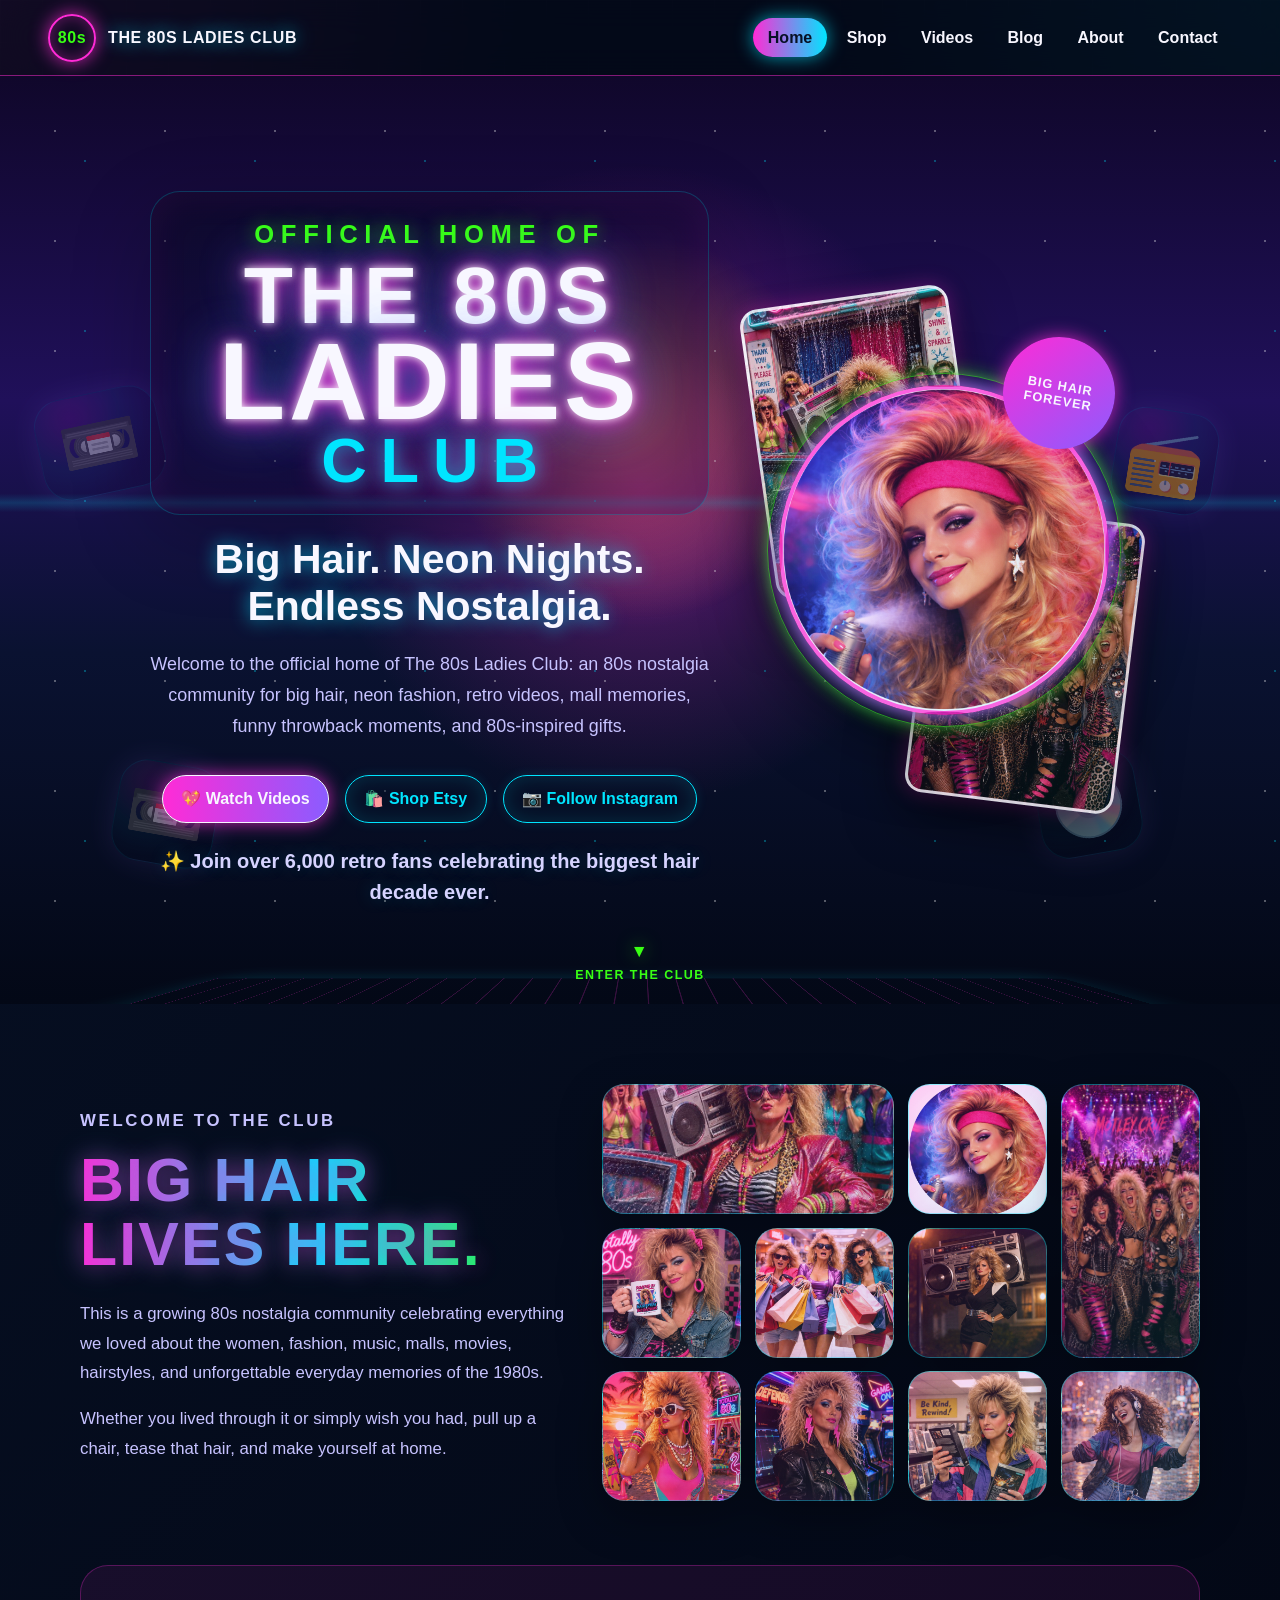
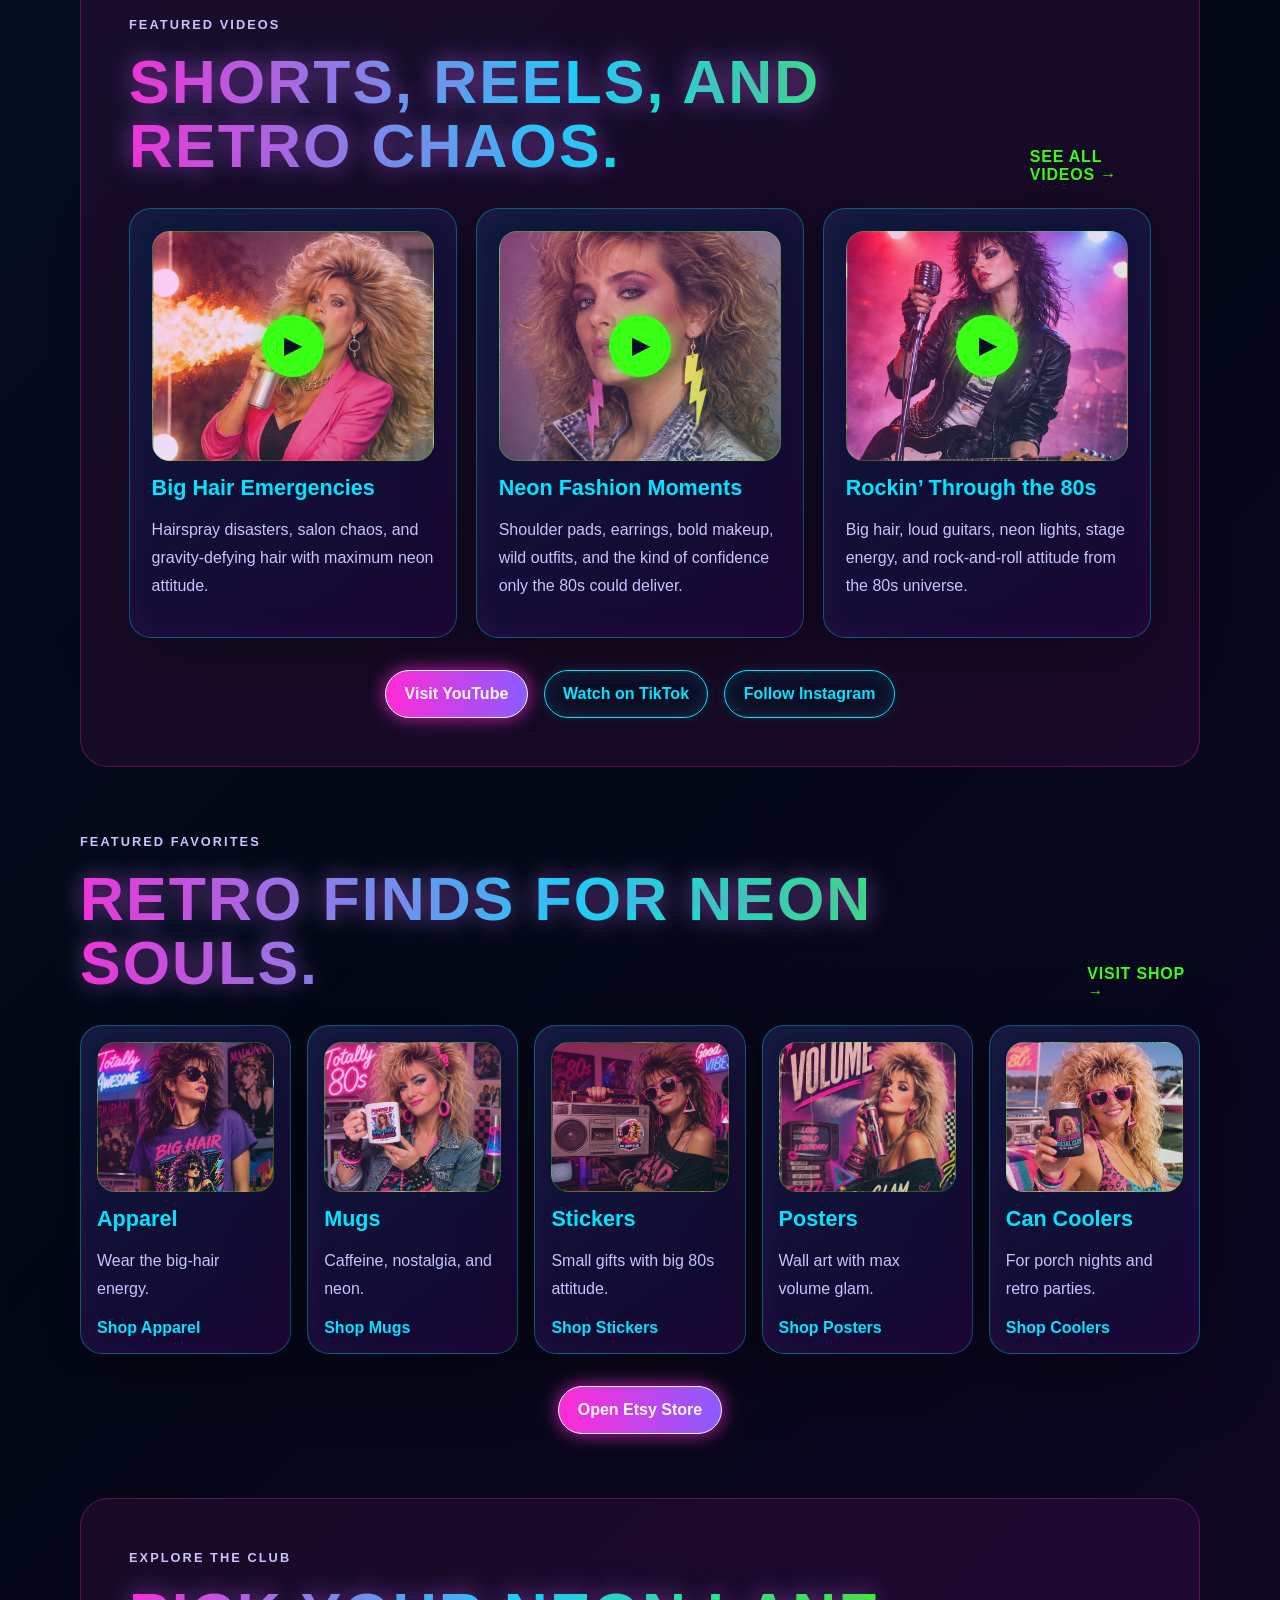
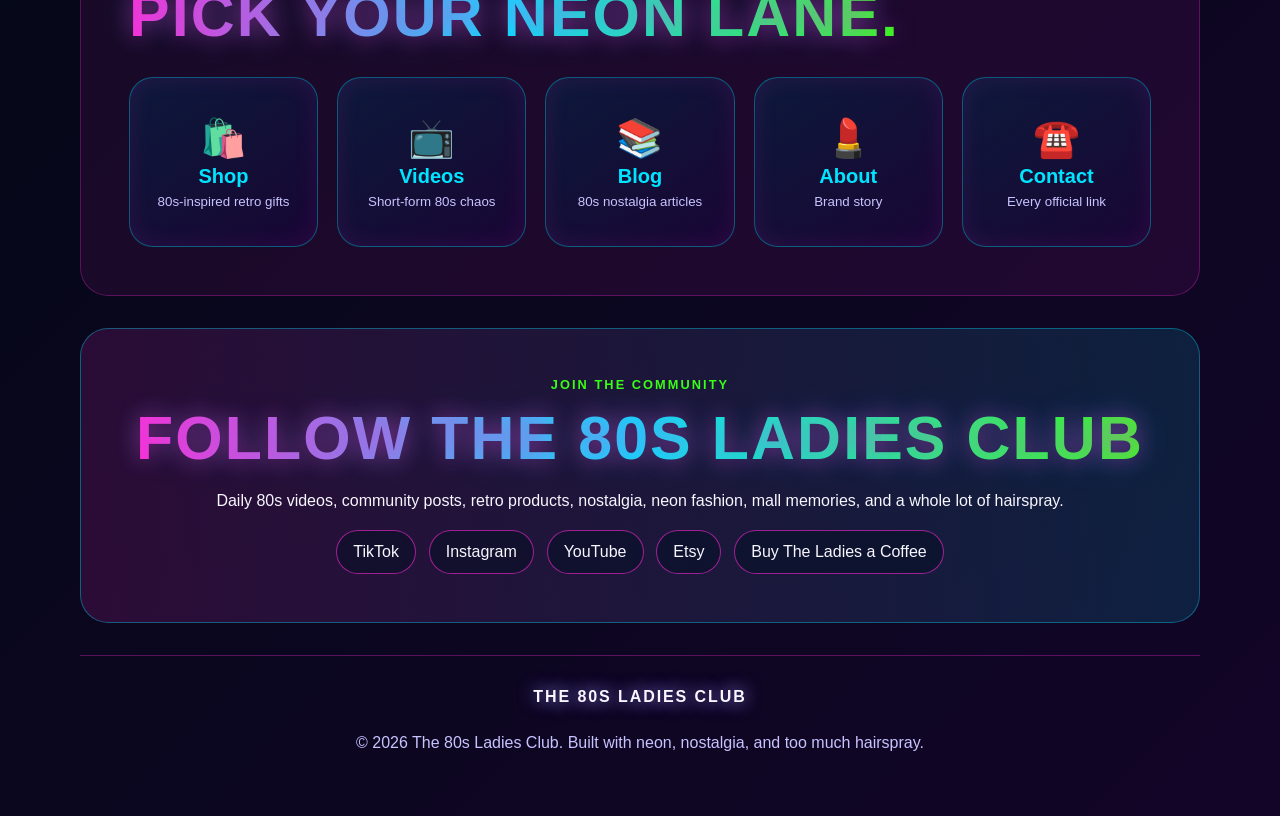
<file: index.html>
<!DOCTYPE html>
<html lang="en">
<head>
  <meta charset="UTF-8" />
  <meta name="viewport" content="width=device-width, initial-scale=1.0" />
  <meta name="description" content="The official home of The 80s Ladies Club: 80s nostalgia, big hair, neon fashion, retro videos, mall memories, funny throwback moments, and 80s-inspired gifts." />
  <meta name="keywords" content="80s nostalgia, 80s ladies, The 80s Ladies Club, big hair, 80s fashion, neon fashion, retro videos, mall memories, boombox, cassette tapes, retro gifts, 80s gifts, Etsy retro shop" />
  <meta name="author" content="The 80s Ladies Club" />
  <meta name="robots" content="index, follow" />
  <link rel="canonical" href="https://www.the80sladiesclub.com/" />
  <meta property="og:type" content="website" />
  <meta property="og:site_name" content="The 80s Ladies Club" />
  <meta property="og:title" content="The 80s Ladies Club | 80s Nostalgia, Big Hair & Retro Gifts" />
  <meta property="og:description" content="Step into The 80s Ladies Club for big hair, neon nights, retro videos, mall memories, 80s fashion, funny nostalgia, and retro-inspired gifts." />
  <meta property="og:url" content="https://www.the80sladiesclub.com/" />
  <meta property="og:image" content="https://www.the80sladiesclub.com/images/v2-brand-banner-80s-ladies.jpg" />
  <meta name="twitter:card" content="summary_large_image" />
  <meta name="twitter:title" content="The 80s Ladies Club | 80s Nostalgia, Big Hair & Retro Gifts" />
  <meta name="twitter:description" content="Big hair, neon nights, retro videos, mall memories, funny throwback moments, and 80s-inspired gifts." />
  <meta name="twitter:image" content="https://www.the80sladiesclub.com/images/v2-brand-banner-80s-ladies.jpg" />
  <title>The 80s Ladies Club | 80s Nostalgia, Big Hair & Retro Gifts</title>
  <link rel="stylesheet" href="css/style.css" />
  <link rel="icon" type="image/png" href="images/about-hairspray-profile.png" />
  <script type="application/ld+json">
    {"@context":"https://schema.org","@type":"WebSite","name":"The 80s Ladies Club","url":"https://www.the80sladiesclub.com/","description":"An 80s nostalgia website and retro community celebrating big hair, neon fashion, retro videos, mall memories, funny throwback moments, and 80s-inspired gifts.","sameAs":["https://www.tiktok.com/@the.80s.ladies","https://www.instagram.com/official80sladies","https://www.youtube.com/channel/UC9fSL5o2ANB6UnJM-C2evTA","https://the80sladies.etsy.com","https://www.buymeacoffee.com/the80sladies"]}
  </script>
  <style>
    .home-hero-inner { display: grid; grid-template-columns: minmax(0, 1.08fr) minmax(280px, 0.72fr); align-items: center; gap: clamp(1.5rem, 4vw, 3rem); text-align: left; }
    .hero-copy-block { display: grid; justify-items: center; text-align: center; }
    .hero-lockup { width: min(760px, 100%); margin-inline: auto; padding: clamp(1.1rem, 2.2vw, 1.7rem); border-radius: 30px; background: linear-gradient(145deg, rgba(3, 8, 22, 0.42), rgba(24, 7, 54, 0.36)); border: 1px solid rgba(0, 229, 255, 0.22); box-shadow: inset 0 0 40px rgba(255, 43, 214, 0.08), 0 24px 80px rgba(0, 0, 0, 0.22); }
    .hero-eyebrow { width: 100%; text-align: center; font-size: clamp(1.05rem, 2.15vw, 1.6rem); letter-spacing: 0.26em; margin: 0 0 0.85rem; color: var(--green); text-shadow: var(--shadow-green); }
    .neon-title.hero-title-refined { display: grid; gap: 0.08em; justify-items: center; font-size: clamp(3rem, 8.5vw, 7.8rem); line-height: 0.82; letter-spacing: 0.035em; }
    .neon-title.hero-title-refined .title-small { font-size: 0.74em; letter-spacing: 0.08em; }
    .neon-title.hero-title-refined .title-big { font-size: 1em; }
    .neon-title.hero-title-refined .title-club { font-size: 0.58em; letter-spacing: 0.22em; padding-left: 0.22em; color: var(--cyan); text-shadow: var(--shadow-cyan), 0 0 30px rgba(255, 43, 214, 0.7); }
    .hero-social-proof { margin: 1.45rem auto 0; max-width: 620px; color: #d6d3ff; font-size: clamp(1.05rem, 1.8vw, 1.25rem); font-weight: 700; line-height: 1.55; text-align: center; text-shadow: 0 0 18px rgba(0,229,255,.22); }
    .welcome-headline, .neon-section-headline { display: inline-block; margin-bottom: 0.35rem; background: linear-gradient(90deg, var(--pink), var(--cyan), var(--green)); -webkit-background-clip: text; background-clip: text; color: transparent; text-shadow: 0 0 22px rgba(255, 43, 214, 0.45), 0 0 34px rgba(0, 229, 255, 0.28); letter-spacing: 0.035em; text-transform: uppercase; }
    .hero-palm { display: none; }
    .hero-retro-icon { position: absolute; z-index: 1; display: grid; place-items: center; width: clamp(76px, 8vw, 132px); height: clamp(76px, 8vw, 132px); border-radius: 28px; font-size: clamp(2.4rem, 5vw, 4.8rem); background: radial-gradient(circle at 30% 20%, rgba(255, 43, 214, 0.22), rgba(0, 229, 255, 0.08) 45%, rgba(3, 8, 22, 0.04) 70%); border: 1px solid rgba(0, 229, 255, 0.16); box-shadow: 0 0 28px rgba(255, 43, 214, 0.16), 0 0 36px rgba(0, 229, 255, 0.12); opacity: 0.42; filter: saturate(1.25); pointer-events: none; animation: floatRetro 8s ease-in-out infinite; }
    .hero-retro-icon.cassette { left: 3%; top: 34%; transform: rotate(-12deg); color: var(--pink); }
    .hero-retro-icon.spray { left: 9%; bottom: 15%; transform: rotate(10deg); animation-delay: -2s; color: var(--green); }
    .hero-retro-icon.boombox { right: 5%; top: 36%; transform: rotate(9deg); animation-delay: -4s; color: var(--cyan); }
    .hero-retro-icon.tape-two { right: 11%; bottom: 16%; transform: rotate(-10deg); animation-delay: -6s; color: var(--pink); }
    @keyframes floatRetro { 0%, 100% { translate: 0 0; } 50% { translate: 0 -18px; } }
    .hero-brand-stack { position: relative; min-height: 520px; display: grid; place-items: center; }
    .profile-orbit { position: relative; z-index: 3; width: min(330px, 78vw); aspect-ratio: 1; border-radius: 50%; background-image: linear-gradient(135deg, rgba(255, 43, 214, 0.18), rgba(0, 229, 255, 0.14)), url('images/about-hairspray-profile.png'); background-size: cover; background-position: center; border: 4px solid rgba(255, 43, 214, 0.7); box-shadow: var(--shadow-pink), var(--shadow-cyan), 0 30px 80px rgba(0, 0, 0, 0.48); }
    .profile-orbit::after { content: ""; position: absolute; inset: -16px; border-radius: 50%; border: 1px solid rgba(57, 255, 20, 0.55); box-shadow: var(--shadow-green); pointer-events: none; }
    .floating-polaroid { position: absolute; z-index: 2; width: min(210px, 34vw); aspect-ratio: 0.72; border-radius: 18px; background-size: cover; background-position: center; border: 3px solid rgba(248, 247, 255, 0.86); box-shadow: 0 20px 55px rgba(0, 0, 0, 0.55), 0 0 20px rgba(255, 43, 214, 0.35); transition: transform 220ms ease, box-shadow 220ms ease; }
    .floating-polaroid:hover { transform: translateY(-6px) rotate(0deg) scale(1.03); box-shadow: var(--shadow-cyan), 0 24px 60px rgba(0, 0, 0, 0.58); }
    .floating-polaroid.one { left: 0; top: 0.4rem; transform: rotate(-8deg); background-image: linear-gradient(135deg, rgba(255,43,214,.12), rgba(0,229,255,.08)), url('images/v2-car-wash-boombox.jpg'); }
    .floating-polaroid.two { right: 0; bottom: 0.4rem; transform: rotate(7deg); background-image: linear-gradient(135deg, rgba(255,43,214,.12), rgba(0,229,255,.08)), url('images/v2-rock-concert-ladies.jpg'); }
    .hero-badge { position: absolute; z-index: 4; right: 4%; top: 9%; display: grid; place-items: center; width: 112px; height: 112px; border-radius: 50%; text-align: center; padding: 0.75rem; background: linear-gradient(135deg, var(--pink), var(--purple)); color: var(--white); font-weight: 900; font-size: 0.8rem; text-transform: uppercase; letter-spacing: 0.08em; box-shadow: var(--shadow-pink); transform: rotate(10deg); }
    .image-collage .car-wash-card { background-image: linear-gradient(135deg, rgba(255,43,214,.18), rgba(0,229,255,.12)), url('images/v2-car-wash-boombox.jpg') !important; }
    .image-collage .concert-card { background-image: linear-gradient(135deg, rgba(255,43,214,.18), rgba(0,229,255,.12)), url('images/v2-rock-concert-ladies.jpg') !important; }
    .image-collage .mug-card { background-image: linear-gradient(135deg, rgba(255,43,214,.18), rgba(0,229,255,.12)), url('images/v2-mug-hairspray-bad-decisions.jpg') !important; }
    .image-collage .mall-card { background-image: linear-gradient(135deg, rgba(255,43,214,.18), rgba(0,229,255,.12)), url('images/v2-blog-mall-shopping.jpg') !important; background-position: center 20% !important; }
    .image-collage .boombox-card { background-image: linear-gradient(135deg, rgba(255,43,214,.18), rgba(0,229,255,.12)), url('images/v2-blog-boombox-street.jpg') !important; background-position: center 18% !important; }
    .image-collage .beach-card { background-image: linear-gradient(135deg, rgba(255,43,214,.18), rgba(0,229,255,.12)), url('images/v2-blog-beach-big-hair.jpg') !important; background-position: center 16% !important; }
    .image-collage .arcade-card { background-image: linear-gradient(135deg, rgba(255,43,214,.18), rgba(0,229,255,.12)), url('images/v2-blog-arcade-big-hair.jpg') !important; background-position: center 18% !important; }
    .image-collage .vhs-card { background-image: linear-gradient(135deg, rgba(255,43,214,.18), rgba(0,229,255,.12)), url('images/v2-blog-vhs-store.jpg') !important; background-position: center 18% !important; }
    .image-collage .walkman-card { background-image: linear-gradient(135deg, rgba(255,43,214,.18), rgba(0,229,255,.12)), url('images/v2-blog-rain-walkman.jpg') !important; background-position: center 18% !important; }
    @media (max-width: 940px) { .home-hero-inner { grid-template-columns: 1fr; text-align: center; } .hero-copy-block { justify-items: center; } .hero-buttons { justify-content: center; } .hero-brand-stack { min-height: 430px; order: -1; } }
    @media (max-width: 560px) { .hero-brand-stack { min-height: 360px; } .floating-polaroid { width: 150px; opacity: 0.85; } .hero-badge { width: 86px; height: 86px; font-size: 0.62rem; } .hero-retro-icon { width: 68px; height: 68px; border-radius: 18px; font-size: 2.2rem; opacity: 0.28; } }
  </style>
</head>
<body class="home-page">
  <header class="site-header">
    <a class="brand" href="index.html" aria-label="The 80s Ladies Club home"><span class="brand-mark">80s</span><span class="brand-text">The 80s Ladies Club</span></a>
    <button class="nav-toggle" aria-expanded="false" aria-controls="site-nav">☰</button>
    <nav id="site-nav" class="site-nav" aria-label="Main navigation"><a class="active" href="index.html">Home</a><a href="shop.html">Shop</a><a href="videos.html">Videos</a><a href="blog.html">Blog</a><a href="about.html">About</a><a href="contact.html">Contact</a></nav>
  </header>
  <main>
    <section class="home-hero" aria-label="The 80s Ladies Club official 80s nostalgia homepage">
      <div class="hero-stars" aria-hidden="true"></div><div class="hero-grid" aria-hidden="true"></div><div class="hero-retro-icon cassette" aria-hidden="true">📼</div><div class="hero-retro-icon spray" aria-hidden="true">📼</div><div class="hero-retro-icon boombox" aria-hidden="true">📻</div><div class="hero-retro-icon tape-two" aria-hidden="true">💿</div>
      <div class="home-hero-inner"><div class="hero-copy-block"><div class="hero-lockup"><p class="eyebrow hero-eyebrow">Official Home Of</p><h1 class="neon-title hero-title-refined"><span class="title-small">The 80s</span><span class="title-big">Ladies</span><span class="title-club">Club</span></h1></div><p class="hero-tagline">Big Hair. Neon Nights. Endless Nostalgia.</p><p class="hero-copy">Welcome to the official home of The 80s Ladies Club: an 80s nostalgia community for big hair, neon fashion, retro videos, mall memories, funny throwback moments, and 80s-inspired gifts.</p><div class="button-row hero-buttons"><a class="btn primary" href="videos.html">💖 Watch Videos</a><a class="btn secondary" href="shop.html">🛍️ Shop Etsy</a><a class="btn secondary" href="https://www.instagram.com/official80sladies">📷 Follow Instagram</a></div><p class="hero-social-proof">✨ Join over 6,000 retro fans celebrating the biggest hair decade ever.</p></div><div class="hero-brand-stack" aria-label="The 80s Ladies Club big hair and retro nostalgia imagery"><div class="floating-polaroid one" aria-hidden="true"></div><div class="profile-orbit" aria-label="The 80s Ladies Club big hair profile image"></div><div class="floating-polaroid two" aria-hidden="true"></div><div class="hero-badge">Big Hair Forever</div></div></div>
      <a class="scroll-cue" href="#welcome-club" aria-label="Scroll to enter The 80s Ladies Club"><span>▼</span><strong>Enter the Club</strong></a>
    </section>
    <section id="welcome-club" class="content-section welcome-club-section"><div class="welcome-copy"><p class="eyebrow">Welcome to the Club</p><h2 class="welcome-headline">Big Hair Lives Here.</h2><p>This is a growing 80s nostalgia community celebrating everything we loved about the women, fashion, music, malls, movies, hairstyles, and unforgettable everyday memories of the 1980s.</p><p>Whether you lived through it or simply wish you had, pull up a chair, tease that hair, and make yourself at home.</p></div><div class="image-collage" aria-label="80s nostalgia collage with big hair, boomboxes, retro fashion, and 80s Ladies Club imagery"><div class="collage-card wide car-wash-card"></div><div class="collage-card" style="background-image: linear-gradient(135deg, rgba(255,43,214,.18), rgba(0,229,255,.12)), url('images/about-hairspray-profile.png');"></div><div class="collage-card tall concert-card"></div><div class="collage-card mug-card"></div><div class="collage-card mall-card"></div><div class="collage-card boombox-card"></div><div class="collage-card beach-card"></div><div class="collage-card arcade-card"></div><div class="collage-card vhs-card"></div><div class="collage-card walkman-card"></div></div></section>
    <section class="content-section alt-section home-video-section"><div class="section-heading split-heading"><div><p class="eyebrow">Featured Videos</p><h2 class="neon-section-headline">Shorts, reels, and retro chaos.</h2></div><a class="text-link" href="videos.html">See All Videos →</a></div><div class="card-grid three"><article class="video-card showcase-card"><div class="video-frame feature-thumb" style="background-image: linear-gradient(135deg, rgba(255,43,214,.26), rgba(0,229,255,.14)), url('images/about-hairspray-profile.png');"><span class="play-pill">▶</span></div><h3>Big Hair Emergencies</h3><p>Hairspray disasters, salon chaos, and gravity-defying hair with maximum neon attitude.</p></article><article class="video-card showcase-card"><div class="video-frame feature-thumb" style="background-image: linear-gradient(135deg, rgba(255,43,214,.26), rgba(0,229,255,.14)), url('images/v2-lightning-earrings.jpg'); background-size: cover; background-position: center;"><span class="play-pill">▶</span></div><h3>Fashion Moments</h3><p>Shoulder pads, earrings, bold makeup, and outfits that refused to whisper.</p></article><article class="video-card showcase-card"><div class="video-frame feature-thumb" style="background-image: linear-gradient(135deg, rgba(255,43,214,.26), rgba(0,229,255,.14)), url('images/v2-rock-concert-ladies.jpg');"><span class="play-pill">▶</span></div><h3>Retro Mayhem</h3><p>Boomboxes, malls, music memories, and funny throwback moments from the 80s universe.</p></article></div><div class="button-row center-buttons"><a class="btn primary" href="https://www.youtube.com/channel/UC9fSL5o2ANB6UnJM-C2evTA">Visit YouTube</a><a class="btn secondary" href="https://www.tiktok.com/@the.80s.ladies">Watch on TikTok</a><a class="btn secondary" href="https://www.instagram.com/official80sladies">Follow Instagram</a></div></section>
    <section class="content-section featured-favorites-section"><div class="section-heading split-heading"><div><p class="eyebrow">Featured Favorites</p><h2 class="neon-section-headline">Retro finds for neon souls.</h2></div><a class="text-link" href="shop.html">Visit Shop →</a></div><div class="product-showcase-grid"><article class="product-card showcase-card"><div class="product-image" style="background-image: linear-gradient(135deg, rgba(255,43,214,.22), rgba(0,229,255,.12)), url('images/shop-big-hair-shirt.png'); background-size: cover; background-position: center top;"></div><h3>Apparel</h3><p>Wear the big-hair energy.</p><a href="https://www.etsy.com/shop/the80sladies/?etsrc=sdt&section_id=59007457">Shop Apparel</a></article><article class="product-card showcase-card"><div class="product-image" style="background-image: linear-gradient(135deg, rgba(255,43,214,.22), rgba(0,229,255,.12)), url('images/v2-mug-hairspray-bad-decisions.jpg'); background-size: cover; background-position: center;"></div><h3>Mugs</h3><p>Caffeine, nostalgia, and neon.</p><a href="https://www.etsy.com/shop/the80sladies/?etsrc=sdt&section_id=58990802">Shop Mugs</a></article><article class="product-card showcase-card"><div class="product-image" style="background-image: linear-gradient(135deg, rgba(255,43,214,.22), rgba(0,229,255,.12)), url('images/v2-sticker-boombox.jpg'); background-size: cover; background-position: center;"></div><h3>Stickers</h3><p>Small gifts with big 80s attitude.</p><a href="https://www.etsy.com/shop/the80sladies/?etsrc=sdt&section_id=58990800">Shop Stickers</a></article><article class="product-card showcase-card"><div class="product-image" style="background-image: linear-gradient(135deg, rgba(255,43,214,.22), rgba(0,229,255,.12)), url('images/max-volume-poster.png'); background-size: cover; background-position: center;"></div><h3>Posters</h3><p>Wall art with max volume glam.</p><a href="https://www.etsy.com/shop/the80sladies/?etsrc=sdt&section_id=59036339">Shop Posters</a></article><article class="product-card showcase-card"><div class="product-image" style="background-image: linear-gradient(135deg, rgba(255,43,214,.22), rgba(0,229,255,.12)), url('images/v2-can-cooler-lake.jpg'); background-size: cover; background-position: center;"></div><h3>Can Coolers</h3><p>For porch nights and retro parties.</p><a href="https://www.etsy.com/shop/the80sladies/?etsrc=sdt&section_id=59038197">Shop Coolers</a></article></div><div class="button-row center-buttons"><a class="btn primary" href="https://the80sladies.etsy.com">Open Etsy Store</a></div></section>
    <section class="content-section explore-section alt-section"><div class="section-heading"><p class="eyebrow">Explore the Club</p><h2 class="neon-section-headline">Pick your neon lane.</h2></div><div class="card-grid five-lane-grid"><a class="lane-card" href="shop.html"><span>🛍️</span><strong>Shop</strong><small>80s-inspired retro gifts</small></a><a class="lane-card" href="videos.html"><span>📺</span><strong>Videos</strong><small>Short-form 80s chaos</small></a><a class="lane-card" href="blog.html"><span>📚</span><strong>Blog</strong><small>80s nostalgia articles</small></a><a class="lane-card" href="about.html"><span>💄</span><strong>About</strong><small>Brand story</small></a><a class="lane-card" href="contact.html"><span>☎️</span><strong>Contact</strong><small>Every official link</small></a></div></section>
    <section class="social-strip home-social-strip" aria-label="The 80s Ladies Club social media and official links"><p class="eyebrow">Join the Community</p><h2 class="neon-section-headline">Follow The 80s Ladies Club</h2><p>Daily 80s videos, community posts, retro products, nostalgia, neon fashion, mall memories, and a whole lot of hairspray.</p><div class="social-links"><a href="https://www.tiktok.com/@the.80s.ladies">TikTok</a><a href="https://www.instagram.com/official80sladies">Instagram</a><a href="https://www.youtube.com/channel/UC9fSL5o2ANB6UnJM-C2evTA">YouTube</a><a href="https://the80sladies.etsy.com">Etsy</a><a href="https://www.buymeacoffee.com/the80sladies">Buy The Ladies a Coffee</a></div></section>
  </main>
  <footer class="site-footer upgraded-footer"><div class="footer-logo">The 80s Ladies Club</div><p>© <span id="year"></span> The 80s Ladies Club. Built with neon, nostalgia, and too much hairspray.</p></footer>
  <script src="js/script.js"></script>
</body>
</html>
</file>
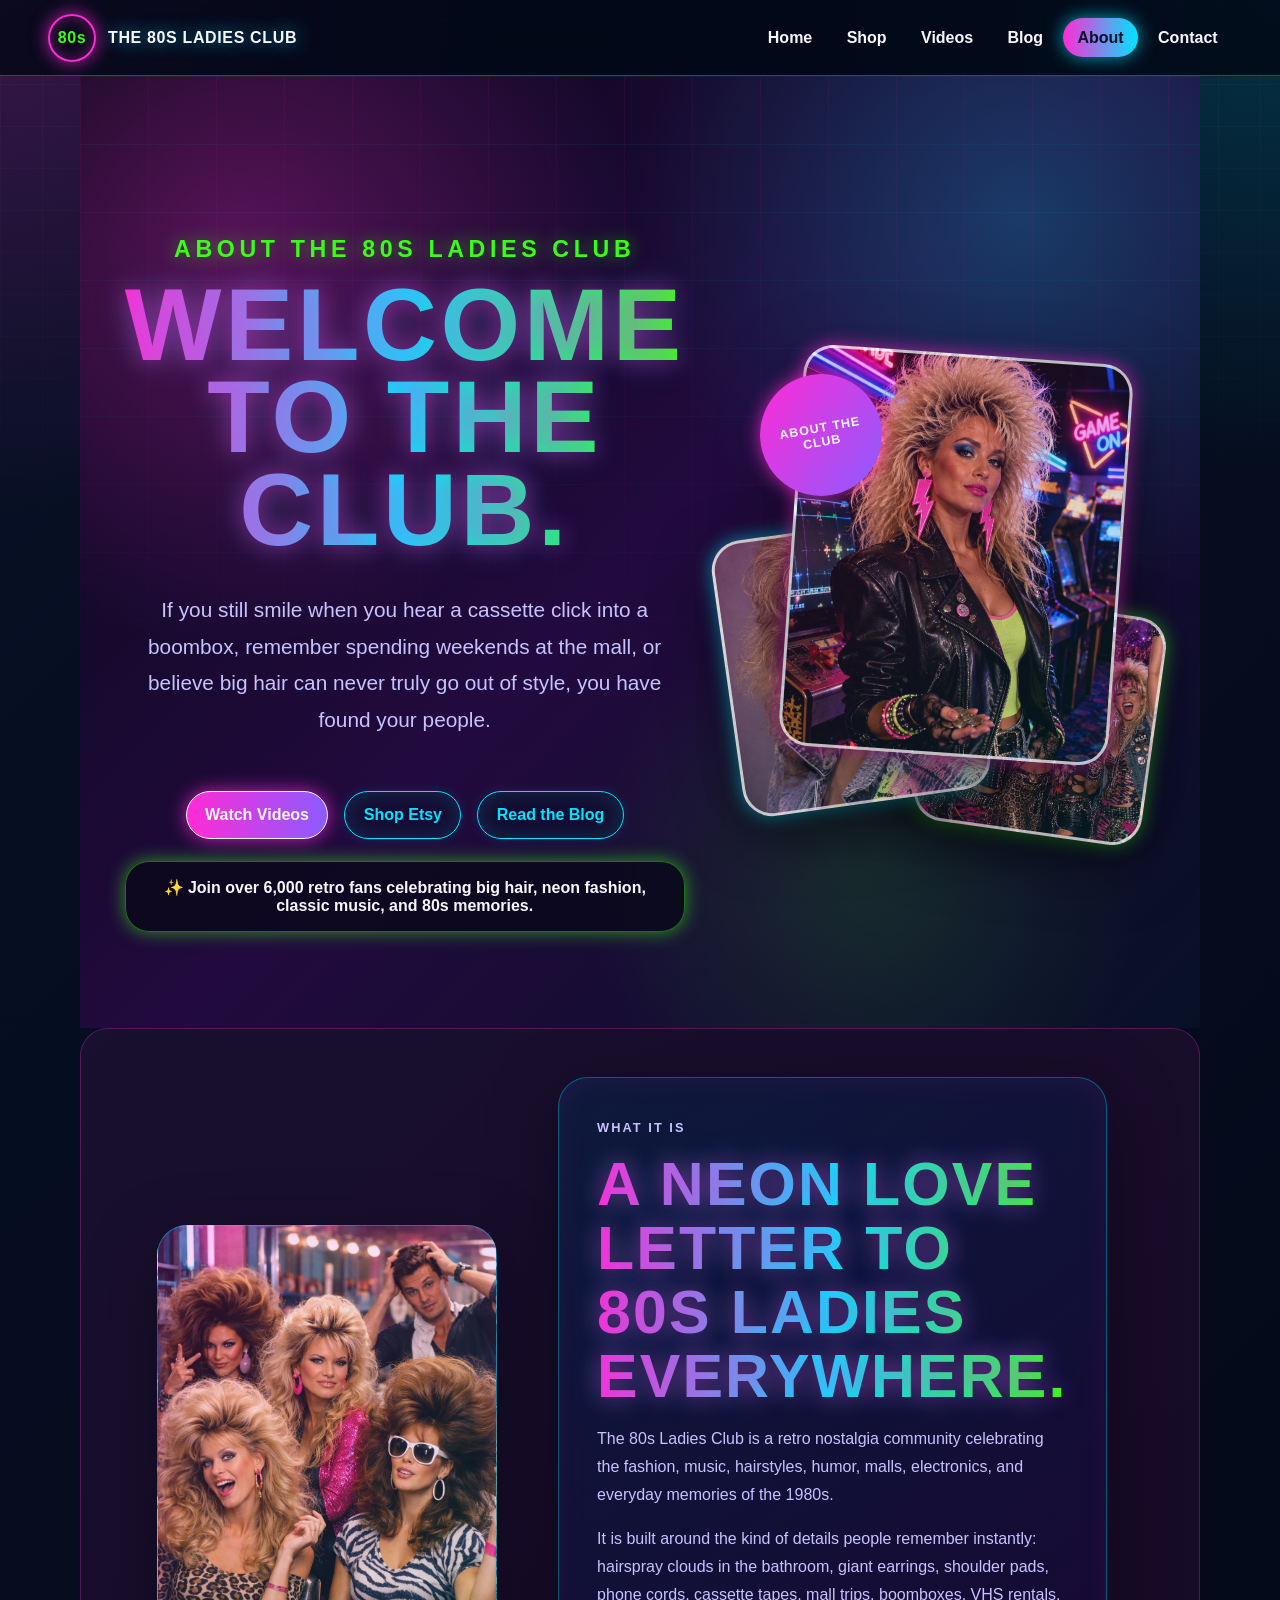
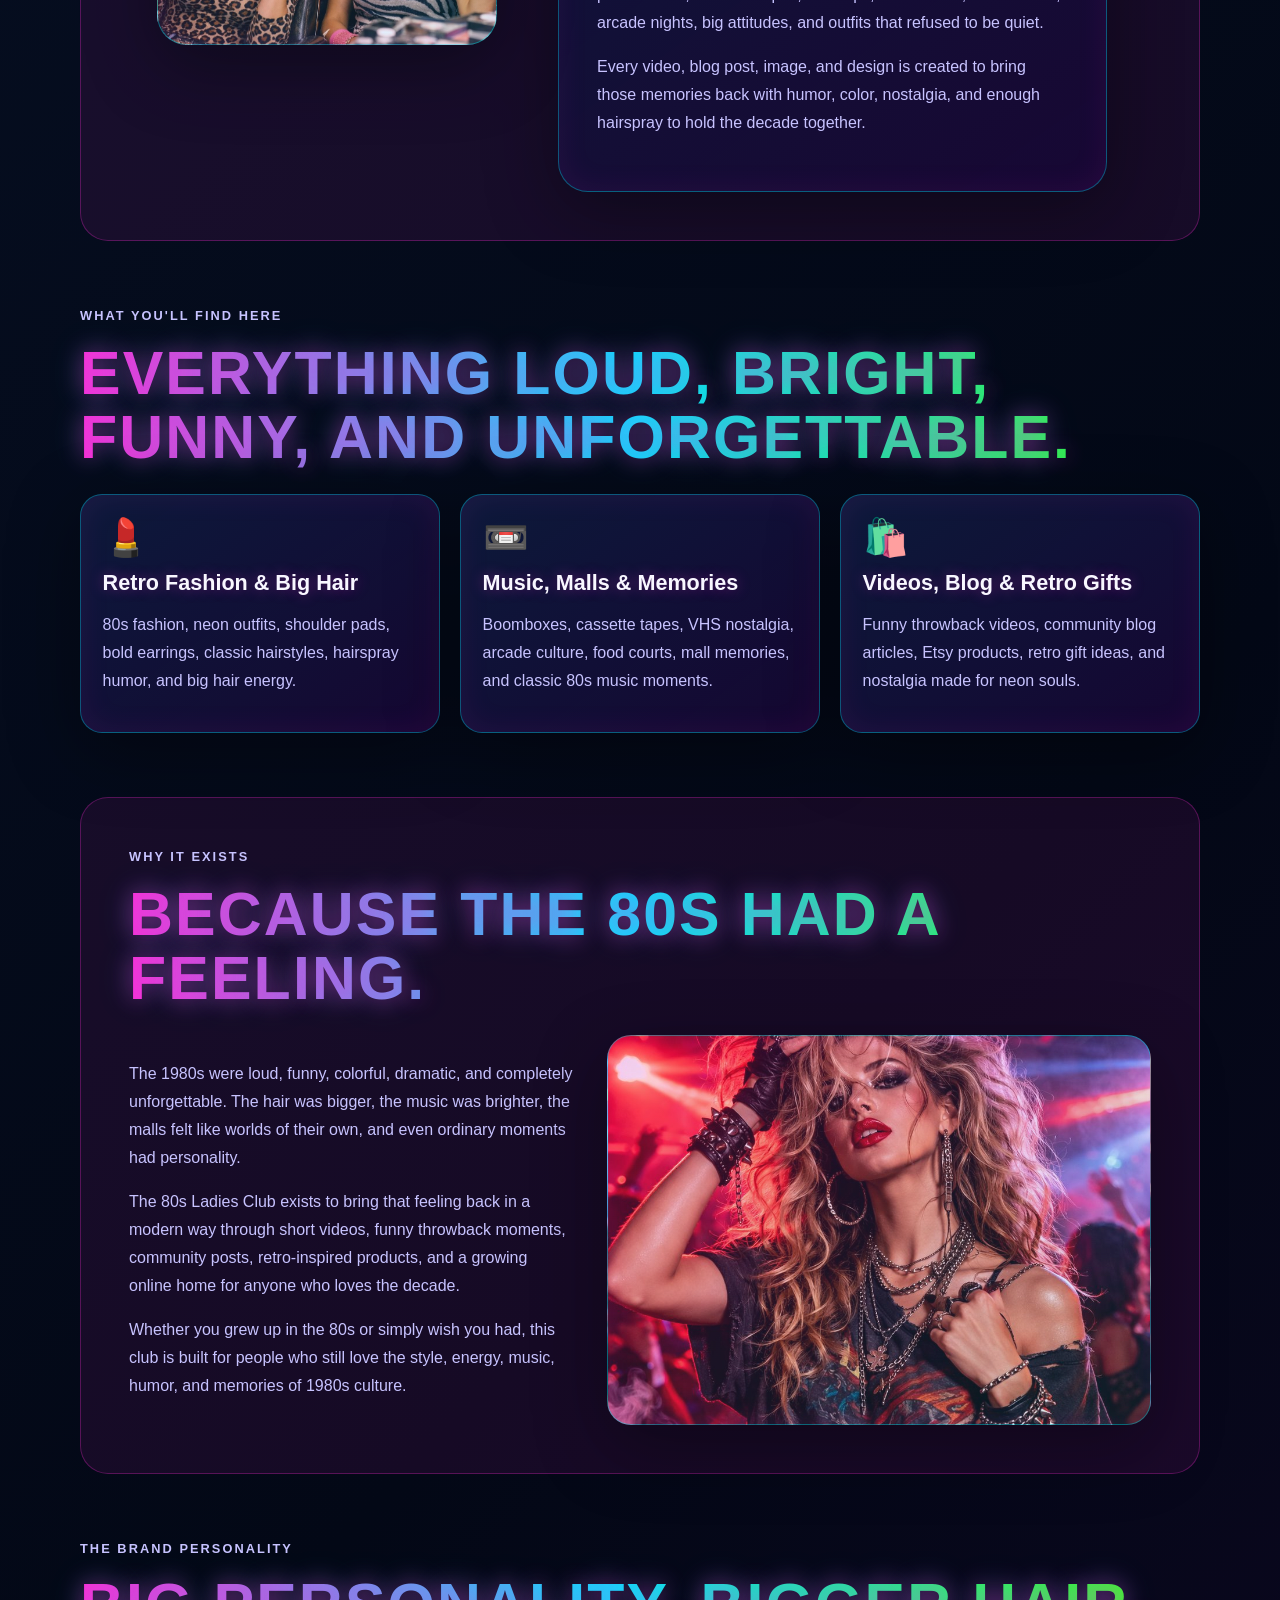
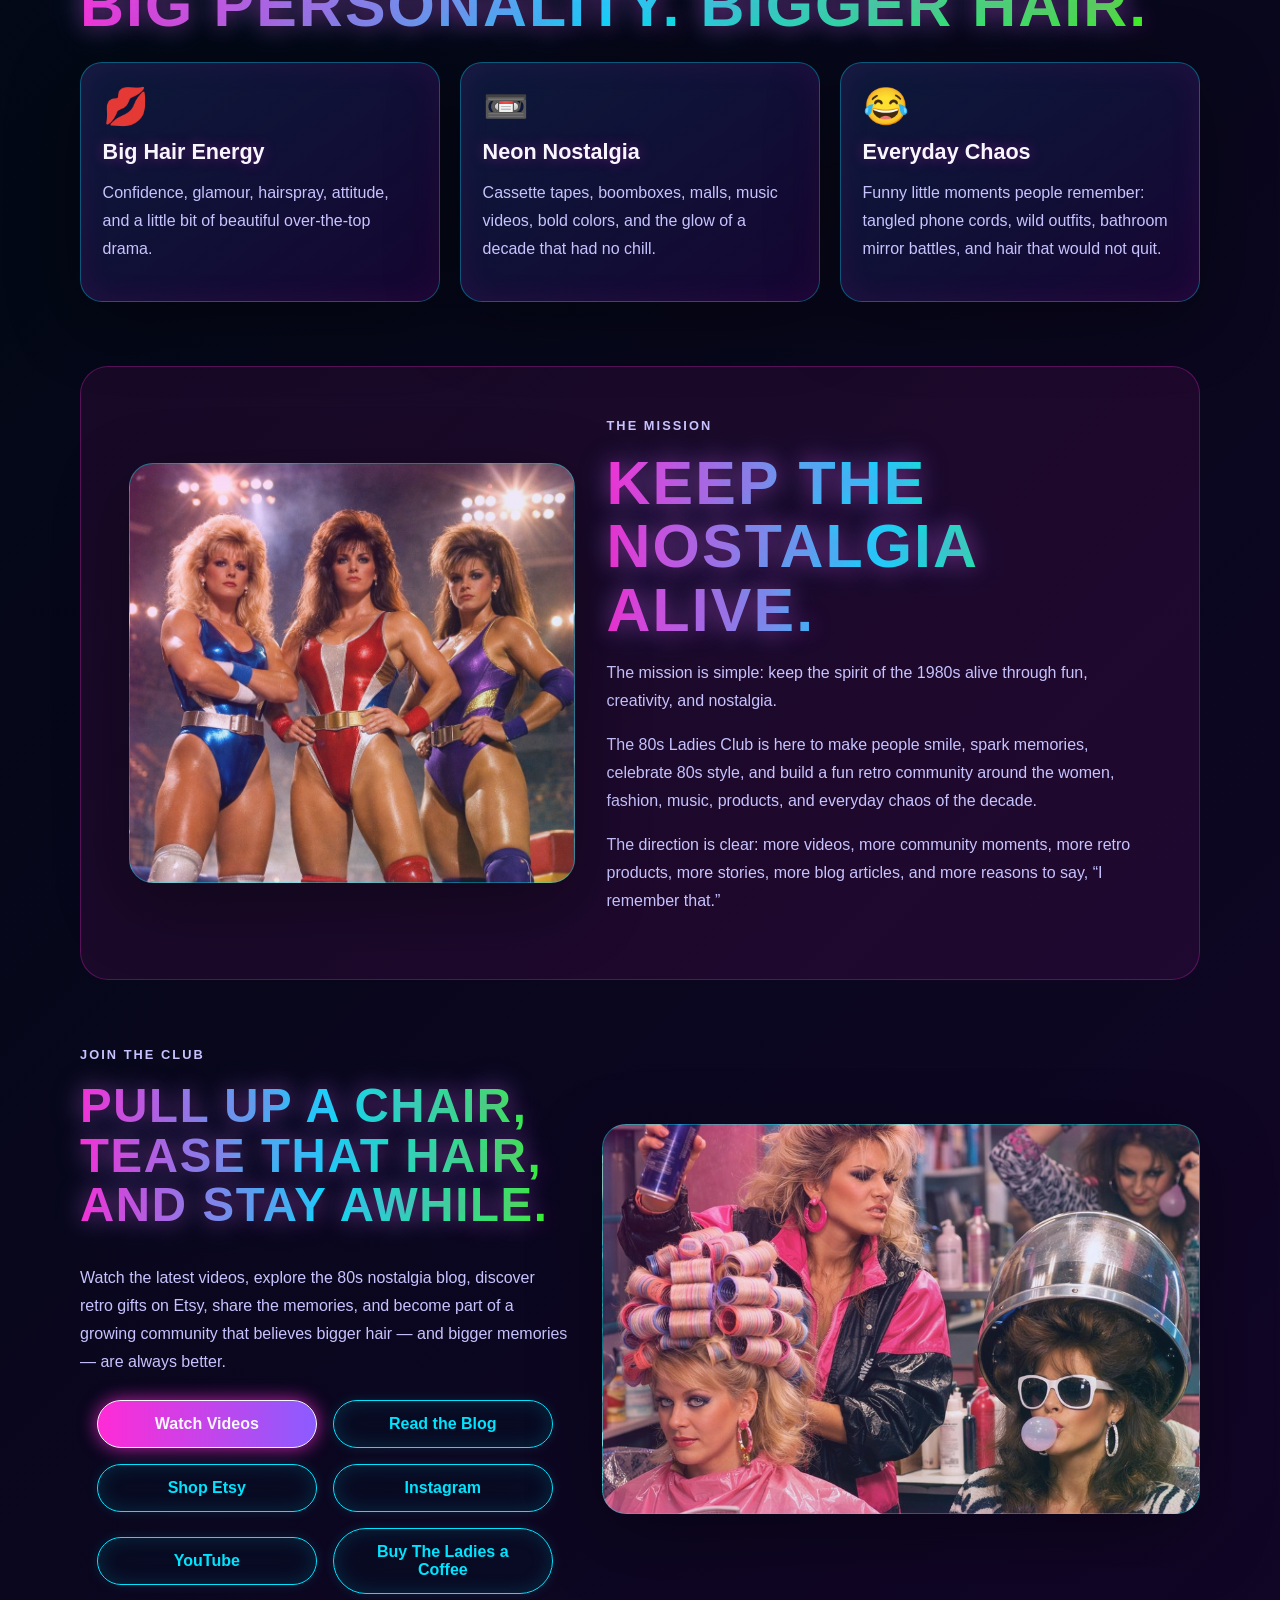
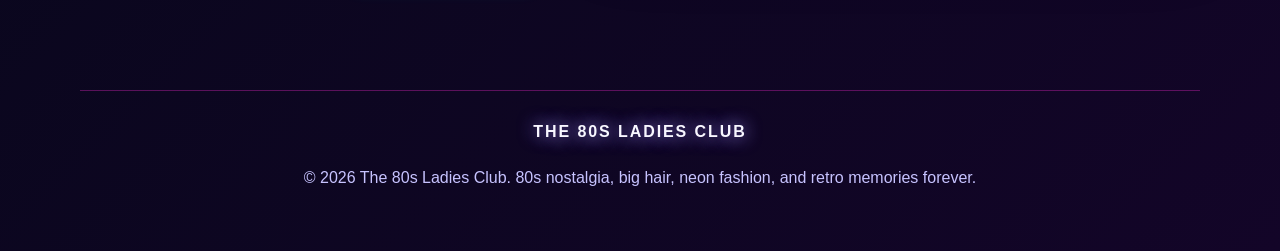
<file: about.html>
<!DOCTYPE html>
<html lang="en">
<head>
  <meta charset="UTF-8" />
  <meta name="viewport" content="width=device-width, initial-scale=1.0" />
  <meta name="description" content="Discover the story behind The 80s Ladies Club, celebrating 80s nostalgia, big hair, retro fashion, neon style, and the community behind the brand." />
  <meta name="keywords" content="The 80s Ladies Club, 80s nostalgia community, 80s fashion, big hair, 80s hairstyles, neon fashion, mall culture, VHS nostalgia, boomboxes, cassette tapes, 80s music, retro gifts, 1980s culture" />
  <meta name="author" content="The 80s Ladies Club" />
  <meta name="robots" content="index, follow" />
  <link rel="canonical" href="https://www.the80sladiesclub.com/about.html" />
  <meta property="og:type" content="website" />
  <meta property="og:site_name" content="The 80s Ladies Club" />
  <meta property="og:title" content="About The 80s Ladies Club | 80s Fashion, Music & Nostalgia" />
  <meta property="og:description" content="The story behind The 80s Ladies Club: a retro community celebrating big hair, neon fashion, mall culture, classic music, VHS memories, throwback humor, and nostalgic gifts." />
  <meta property="og:url" content="https://www.the80sladiesclub.com/about.html" />
  <meta property="og:image" content="https://www.the80sladiesclub.com/images/v2-blog-arcade-big-hair.jpg" />
  <meta name="twitter:card" content="summary_large_image" />
  <meta name="twitter:title" content="About The 80s Ladies Club | 80s Fashion, Music & Nostalgia" />
  <meta name="twitter:description" content="A retro 80s nostalgia community celebrating big hair, neon fashion, mall culture, classic music, VHS memories, and retro gifts." />
  <meta name="twitter:image" content="https://www.the80sladiesclub.com/images/v2-blog-arcade-big-hair.jpg" />
  <title>About The 80s Ladies Club | 80s Fashion, Music & Nostalgia</title>
  <link rel="stylesheet" href="css/style.css" />
  <link rel="icon" type="image/png" href="images/about-hairspray-profile.png" />
  <script type="application/ld+json">
    {"@context":"https://schema.org","@type":"AboutPage","name":"About The 80s Ladies Club","url":"https://www.the80sladiesclub.com/about.html","description":"The official About page for The 80s Ladies Club, a retro 80s nostalgia community celebrating big hair, neon fashion, mall culture, classic music, VHS memories, boomboxes, throwback humor, and retro gifts.","isPartOf":{"@type":"WebSite","name":"The 80s Ladies Club","url":"https://www.the80sladiesclub.com/"},"about":["80s nostalgia","80s fashion","big hair","80s hairstyles","neon fashion","mall culture","classic 80s music","VHS nostalgia","boomboxes","cassette tapes","retro gifts","1980s culture"],"sameAs":["https://www.tiktok.com/@the.80s.ladies","https://www.instagram.com/official80sladies","https://www.youtube.com/channel/UC9fSL5o2ANB6UnJM-C2evTA","https://the80sladies.etsy.com","https://www.buymeacoffee.com/the80sladies"]}
  </script>
  <style>
    .about-page .page-hero {position: relative;overflow: hidden;min-height: 72vh;display: grid;align-items: center;background:radial-gradient(circle at 14% 18%, rgba(255, 43, 214, 0.3), transparent 32%),radial-gradient(circle at 84% 15%, rgba(0, 229, 255, 0.22), transparent 31%),radial-gradient(circle at 70% 84%, rgba(57, 255, 20, 0.12), transparent 25%),linear-gradient(135deg, #070817 0%, #220a3e 50%, #071126 100%)}
    .about-page .page-hero::before {content: "";position: absolute;inset: 0;background-image:linear-gradient(rgba(0, 229, 255, 0.08) 1px, transparent 1px),linear-gradient(90deg, rgba(255, 43, 214, 0.08) 1px, transparent 1px);background-size: 68px 68px;mask-image: linear-gradient(to bottom, rgba(0,0,0,0.72), transparent 82%);pointer-events: none}
    .about-hero-inner {position: relative;z-index: 1;display: grid;grid-template-columns: minmax(0, 1fr) minmax(280px, 0.78fr);gap: clamp(1.5rem, 4vw, 3.5rem);align-items: center;width: min(1180px, 92%);margin: 0 auto;padding: 6rem 0 4rem}
    .about-hero-copy {text-align: center;display: grid;justify-items: center}.about-hero-copy .button-row {justify-content: center}
    .about-neon-headline,.neon-about-heading,.about-final-quote {display: inline-block;background: linear-gradient(90deg, var(--pink), var(--cyan), var(--green));-webkit-background-clip: text;background-clip: text;color: transparent;text-shadow: 0 0 22px rgba(255, 43, 214, 0.45), 0 0 34px rgba(0, 229, 255, 0.28);text-transform: uppercase;letter-spacing: 0.035em}
    .about-neon-headline {font-size: clamp(3rem, 8vw, 7rem);line-height: 0.9;margin: 0 0 1rem}.about-hero-copy .eyebrow {font-size: clamp(1rem, 2.1vw, 1.45rem);letter-spacing: 0.2em;text-shadow: var(--shadow-green);margin-bottom: 1rem}.about-hero-copy .page-copy {max-width: 760px;margin-inline: auto;font-size: clamp(1.05rem, 2vw, 1.3rem)}
    .about-hero-showcase {position: relative;min-height: 500px}.about-feature-image {position: absolute;border-radius: 30px;border: 3px solid rgba(255, 255, 255, 0.72);background-size: cover;background-position: center;box-shadow: 0 26px 70px rgba(0, 0, 0, 0.55), var(--shadow-pink)}
    .about-feature-image.main {inset: 4% 8% auto auto;width: min(330px, 78vw);aspect-ratio: 0.82;background-image: linear-gradient(135deg, rgba(255,43,214,.14), rgba(0,229,255,.10)), url('images/v2-blog-arcade-big-hair.jpg');background-position:center 18%;z-index: 3;transform: rotate(4deg)}
    .about-feature-image.side-one {left: 0;bottom: 6%;width: min(250px, 50vw);aspect-ratio: 0.9;background-image: linear-gradient(135deg, rgba(255,43,214,.16), rgba(0,229,255,.12)), url('images/v2-lightning-earrings.jpg');z-index: 2;transform: rotate(-8deg);box-shadow: 0 22px 60px rgba(0, 0, 0, 0.5), var(--shadow-cyan)}
    .about-feature-image.side-two {right: 0;bottom: 0;width: min(230px, 46vw);aspect-ratio: 1;background-image: linear-gradient(135deg, rgba(255,43,214,.16), rgba(0,229,255,.12)), url('images/v2-rock-concert-ladies.jpg');z-index: 1;transform: rotate(8deg);box-shadow: 0 22px 60px rgba(0, 0, 0, 0.5), var(--shadow-green)}
    .about-badge {position: absolute;left: 8%;top: 8%;z-index: 4;width: 122px;height: 122px;border-radius: 50%;display: grid;place-items: center;text-align: center;padding: 0.85rem;background: linear-gradient(135deg, var(--pink), var(--purple));color: var(--white);font-weight: 900;text-transform: uppercase;letter-spacing: 0.08em;font-size: 0.78rem;box-shadow: var(--shadow-pink);transform: rotate(-10deg)}
    .story-panel {padding: clamp(1.5rem, 3vw, 2.4rem);border-radius: 30px;background: linear-gradient(145deg, rgba(13, 27, 61, 0.94), rgba(24, 7, 54, 0.88));border: 1px solid rgba(0, 229, 255, 0.35);box-shadow: 0 18px 70px rgba(0,0,0,0.38), inset 0 0 32px rgba(255, 43, 214, 0.08)}
    .about-values-grid,.about-finds-grid {display: grid;grid-template-columns: repeat(3, minmax(0, 1fr));gap: 1.25rem}.about-values-grid .feature-card h3,.about-finds-grid .feature-card h3 {color: var(--white);text-shadow: 0 0 14px rgba(255, 43, 214, 0.35)}
    .about-social-proof {margin-top:1.4rem;padding:1rem 1.25rem;border-radius:24px;background:rgba(7,8,23,.72);border:1px solid rgba(57,255,20,.42);box-shadow:var(--shadow-green);font-weight:800;color:var(--white)}
    .about-final-quote {display:inline-block!important;background:linear-gradient(90deg,var(--pink),var(--cyan),var(--green))!important;-webkit-background-clip:text!important;background-clip:text!important;color:transparent!important;-webkit-text-fill-color:transparent!important;font-size:clamp(2.3rem,5.2vw,4.7rem);font-weight:900;line-height:1.02;margin:0 0 1.15rem;max-width:900px;text-shadow:0 0 22px rgba(255,43,214,.45),0 0 34px rgba(0,229,255,.28);text-transform:uppercase;letter-spacing:.035em}
    @media (max-width: 940px) {.about-hero-inner,.about-values-grid,.about-finds-grid {grid-template-columns: 1fr}.about-hero-showcase {min-height: 430px;order: -1}}
    @media (max-width: 560px) {.about-hero-showcase {min-height: 360px}.about-feature-image.main {width: 240px;right: 8%}.about-feature-image.side-one,.about-feature-image.side-two {width: 165px}.about-badge {width: 90px;height: 90px;font-size: 0.62rem}.about-final-quote{font-size:clamp(2rem,12vw,3rem)}}
  </style>
</head>
<body class="about-page">
  <header class="site-header">
    <a class="brand" href="index.html" aria-label="The 80s Ladies Club home"><span class="brand-mark">80s</span><span class="brand-text">The 80s Ladies Club</span></a>
    <button class="nav-toggle" aria-expanded="false" aria-controls="site-nav">☰</button>
    <nav id="site-nav" class="site-nav" aria-label="Main navigation"><a href="index.html">Home</a><a href="shop.html">Shop</a><a href="videos.html">Videos</a><a href="blog.html">Blog</a><a class="active" href="about.html">About</a><a href="contact.html">Contact</a></nav>
  </header>
  <main>
    <section class="page-hero" aria-label="About The 80s Ladies Club retro nostalgia community"><div class="about-hero-inner"><div class="about-hero-copy"><p class="eyebrow">About The 80s Ladies Club</p><h1 class="about-neon-headline">Welcome to the Club.</h1><p class="page-copy">If you still smile when you hear a cassette click into a boombox, remember spending weekends at the mall, or believe big hair can never truly go out of style, you have found your people.</p><div class="button-row"><a class="btn primary" href="videos.html">Watch Videos</a><a class="btn secondary" href="shop.html">Shop Etsy</a><a class="btn secondary" href="blog.html">Read the Blog</a></div><div class="about-social-proof">✨ Join over 6,000 retro fans celebrating big hair, neon fashion, classic music, and 80s memories.</div></div><div class="about-hero-showcase" aria-label="The 80s Ladies Club brand imagery"><div class="about-badge">About The Club</div><div class="about-feature-image main" aria-label="The 80s Ladies Club arcade big hair artwork"></div><div class="about-feature-image side-one" aria-label="The 80s Ladies Club neon fashion and earrings artwork"></div><div class="about-feature-image side-two" aria-label="The 80s Ladies Club rock concert nostalgia artwork"></div></div></div></section>

    <section class="content-section alt-section"><div class="about-story-grid"><div class="image-slot about-profile-image round" style="background-image: linear-gradient(135deg, rgba(255, 43, 214, 0.16), rgba(0, 229, 255, 0.12)), url('images/v2-about-what-it-is-salon-group.jpg'); background-size: cover; background-position: center 24%;" aria-label="80s salon group with big hair and neon style"></div><div class="story-panel"><p class="eyebrow">What It Is</p><h2 class="neon-about-heading">A neon love letter to 80s ladies everywhere.</h2><p>The 80s Ladies Club is a retro nostalgia community celebrating the fashion, music, hairstyles, humor, malls, electronics, and everyday memories of the 1980s.</p><p>It is built around the kind of details people remember instantly: hairspray clouds in the bathroom, giant earrings, shoulder pads, phone cords, cassette tapes, mall trips, boomboxes, VHS rentals, arcade nights, big attitudes, and outfits that refused to be quiet.</p><p>Every video, blog post, image, and design is created to bring those memories back with humor, color, nostalgia, and enough hairspray to hold the decade together.</p></div></div></section>

    <section class="content-section"><div class="section-heading"><p class="eyebrow">What You'll Find Here</p><h2 class="neon-about-heading">Everything loud, bright, funny, and unforgettable.</h2></div><div class="about-finds-grid"><article class="feature-card showcase-card"><div class="card-icon">💄</div><h3>Retro Fashion & Big Hair</h3><p>80s fashion, neon outfits, shoulder pads, bold earrings, classic hairstyles, hairspray humor, and big hair energy.</p></article><article class="feature-card showcase-card"><div class="card-icon">📼</div><h3>Music, Malls & Memories</h3><p>Boomboxes, cassette tapes, VHS nostalgia, arcade culture, food courts, mall memories, and classic 80s music moments.</p></article><article class="feature-card showcase-card"><div class="card-icon">🛍️</div><h3>Videos, Blog & Retro Gifts</h3><p>Funny throwback videos, community blog articles, Etsy products, retro gift ideas, and nostalgia made for neon souls.</p></article></div></section>

    <section class="content-section alt-section"><div class="section-heading"><p class="eyebrow">Why It Exists</p><h2 class="neon-about-heading">Because the 80s had a feeling.</h2></div><div class="feature-split"><div><p>The 1980s were loud, funny, colorful, dramatic, and completely unforgettable. The hair was bigger, the music was brighter, the malls felt like worlds of their own, and even ordinary moments had personality.</p><p>The 80s Ladies Club exists to bring that feeling back in a modern way through short videos, funny throwback moments, community posts, retro-inspired products, and a growing online home for anyone who loves the decade.</p><p>Whether you grew up in the 80s or simply wish you had, this club is built for people who still love the style, energy, music, humor, and memories of 1980s culture.</p></div><div class="image-slot" style="min-height: 390px; background-image: linear-gradient(135deg, rgba(255, 43, 214, 0.18), rgba(0, 229, 255, 0.12)), url('images/v2-car-wash-boombox.jpg'); background-size: cover; background-position: center;" aria-label="80s boombox nostalgia artwork"></div></div></section>

    <section class="content-section"><div class="section-heading"><p class="eyebrow">The Brand Personality</p><h2 class="neon-about-heading">Big personality. Bigger hair.</h2></div><div class="about-values-grid"><article class="feature-card showcase-card"><div class="card-icon">💋</div><h3>Big Hair Energy</h3><p>Confidence, glamour, hairspray, attitude, and a little bit of beautiful over-the-top drama.</p></article><article class="feature-card showcase-card"><div class="card-icon">📼</div><h3>Neon Nostalgia</h3><p>Cassette tapes, boomboxes, malls, music videos, bold colors, and the glow of a decade that had no chill.</p></article><article class="feature-card showcase-card"><div class="card-icon">😂</div><h3>Everyday Chaos</h3><p>Funny little moments people remember: tangled phone cords, wild outfits, bathroom mirror battles, and hair that would not quit.</p></article></div></section>

    <section class="content-section alt-section"><div class="feature-split"><div class="image-slot" style="min-height: 420px; background-image: linear-gradient(135deg, rgba(255, 43, 214, 0.18), rgba(0, 229, 255, 0.12)), url('images/v2-about-mission-gladiators.jpg'); background-size: cover; background-position: center 24%;" aria-label="The 80s Ladies Club mission artwork"></div><div><p class="eyebrow">The Mission</p><h2 class="neon-about-heading">Keep the nostalgia alive.</h2><p>The mission is simple: keep the spirit of the 1980s alive through fun, creativity, and nostalgia.</p><p>The 80s Ladies Club is here to make people smile, spark memories, celebrate 80s style, and build a fun retro community around the women, fashion, music, products, and everyday chaos of the decade.</p><p>The direction is clear: more videos, more community moments, more retro products, more stories, more blog articles, and more reasons to say, “I remember that.”</p></div></div></section>

    <section class="content-section"><div class="feature-split"><div><p class="eyebrow">Join the Club</p><h2 class="about-final-quote">Pull up a chair, tease that hair, and stay awhile.</h2><p>Watch the latest videos, explore the 80s nostalgia blog, discover retro gifts on Etsy, share the memories, and become part of a growing community that believes bigger hair — and bigger memories — are always better.</p><div class="button-row"><a class="btn primary" href="videos.html">Watch Videos</a><a class="btn secondary" href="blog.html">Read the Blog</a><a class="btn secondary" href="https://the80sladies.etsy.com">Shop Etsy</a><a class="btn secondary" href="https://www.instagram.com/official80sladies">Instagram</a><a class="btn secondary" href="https://www.youtube.com/channel/UC9fSL5o2ANB6UnJM-C2evTA">YouTube</a><a class="btn secondary" href="https://www.buymeacoffee.com/the80sladies">Buy The Ladies a Coffee</a></div></div><div class="image-slot" style="min-height: 390px; background-image: linear-gradient(135deg, rgba(255, 43, 214, 0.18), rgba(0, 229, 255, 0.12)), url('images/v2-about-join-hair-salon.jpg'); background-size: cover; background-position: center 48%;" aria-label="Join The 80s Ladies Club salon nostalgia artwork"></div></div></section>
  </main>
  <footer class="site-footer upgraded-footer"><div class="footer-logo">The 80s Ladies Club</div><p>© <span id="year"></span> The 80s Ladies Club. 80s nostalgia, big hair, neon fashion, and retro memories forever.</p></footer>
  <script src="js/script.js"></script>
</body>
</html>
</file>
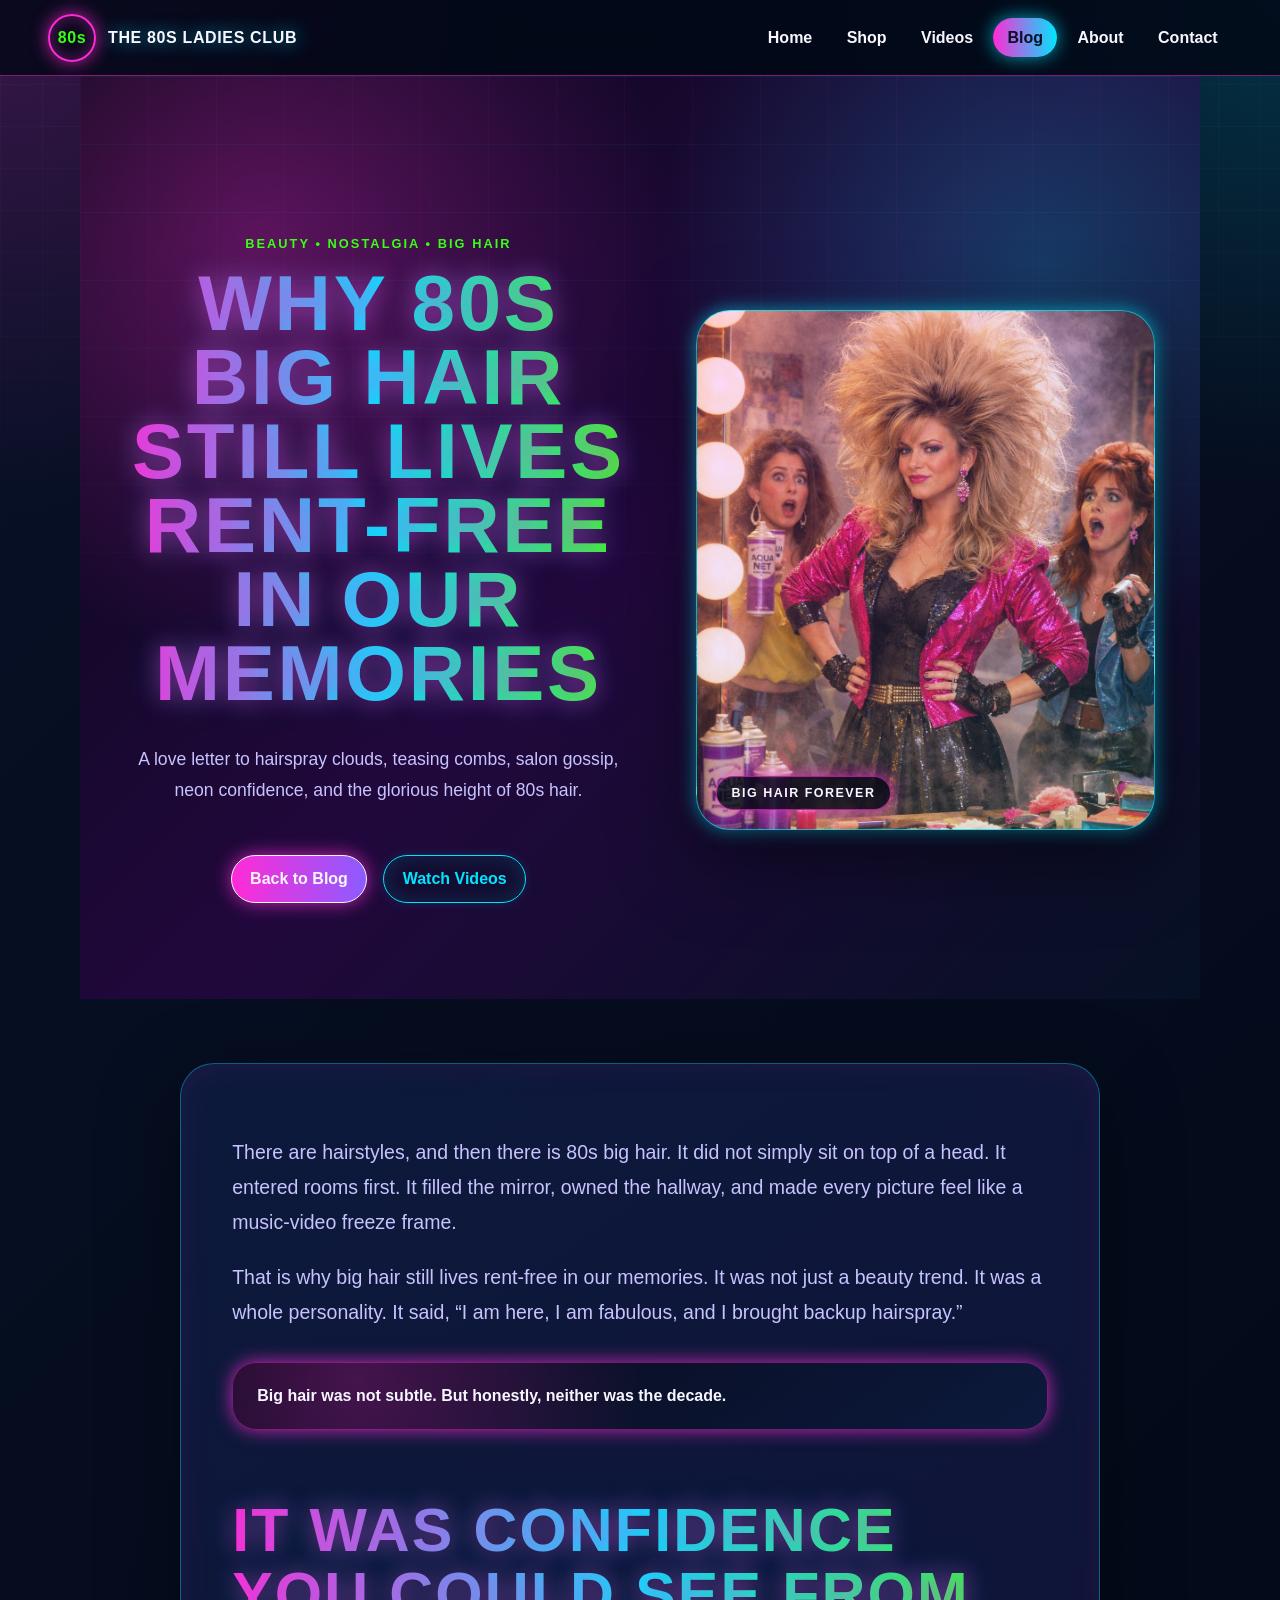
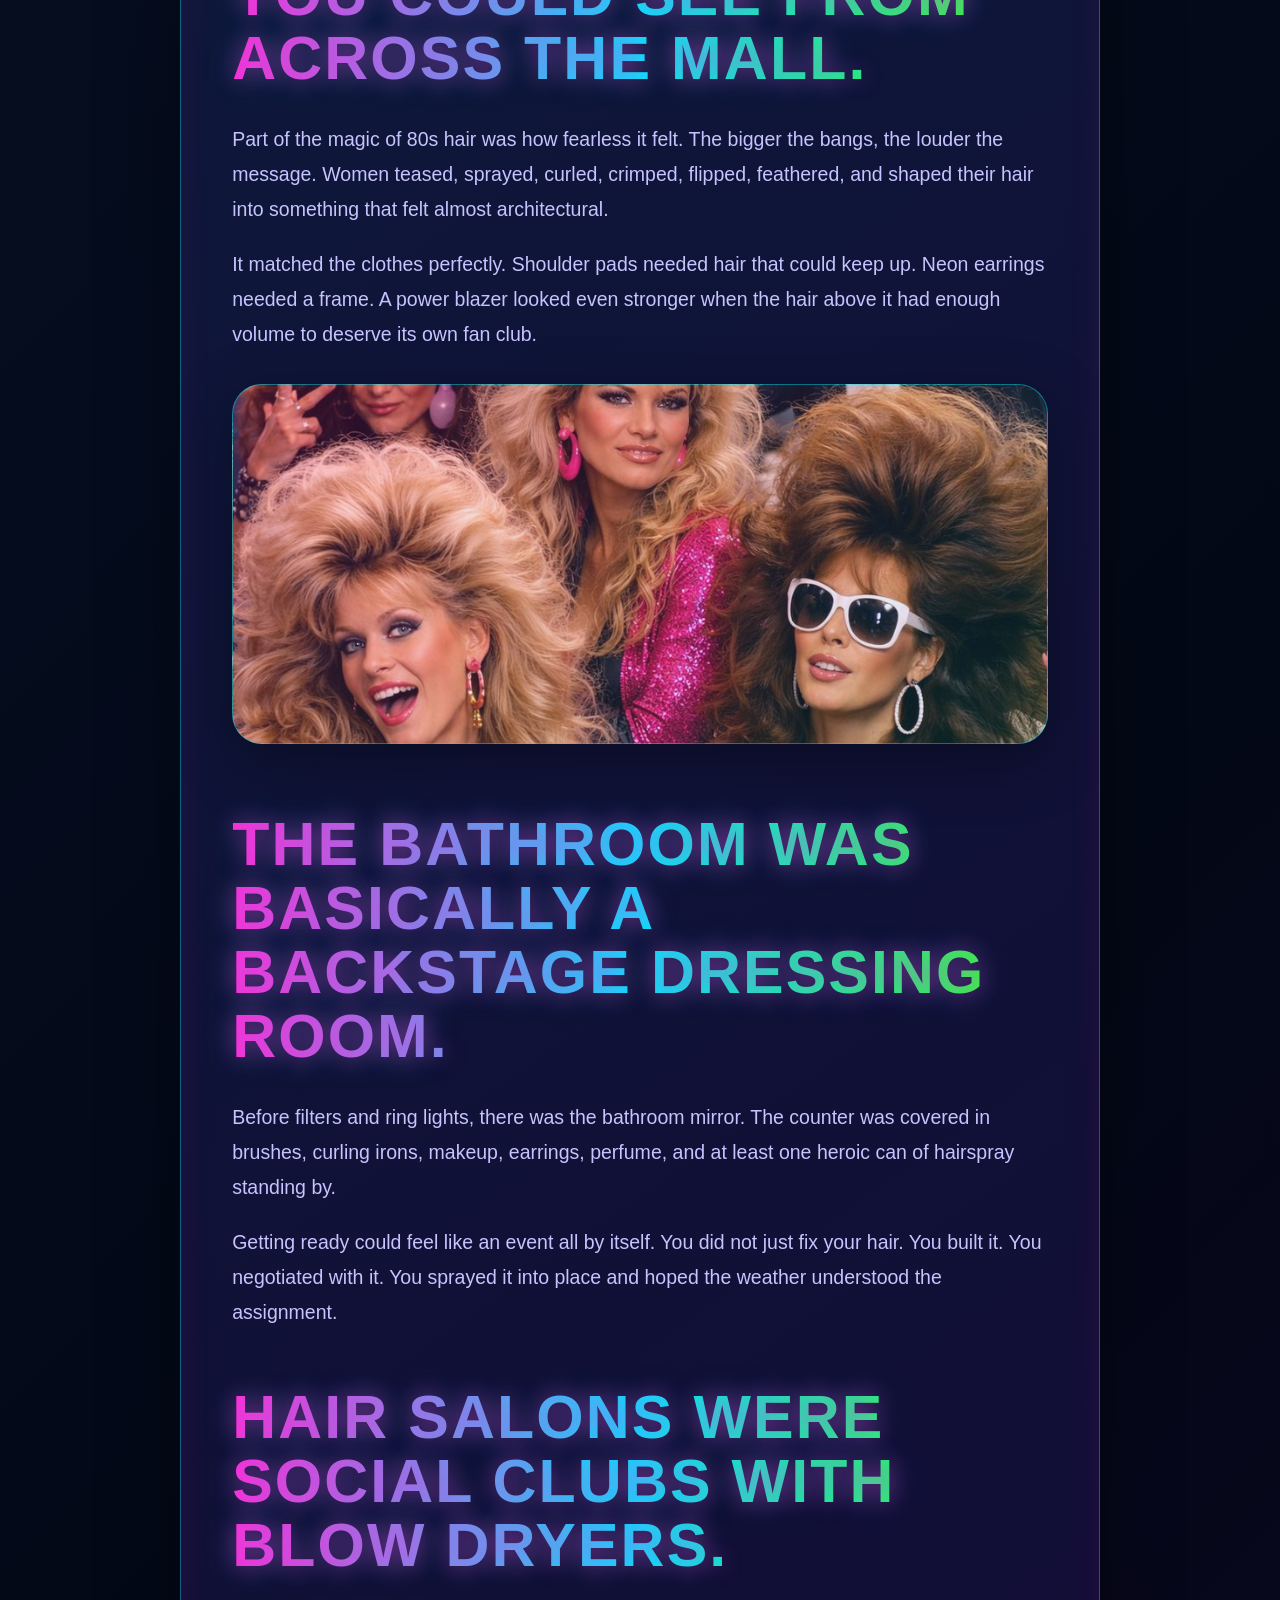
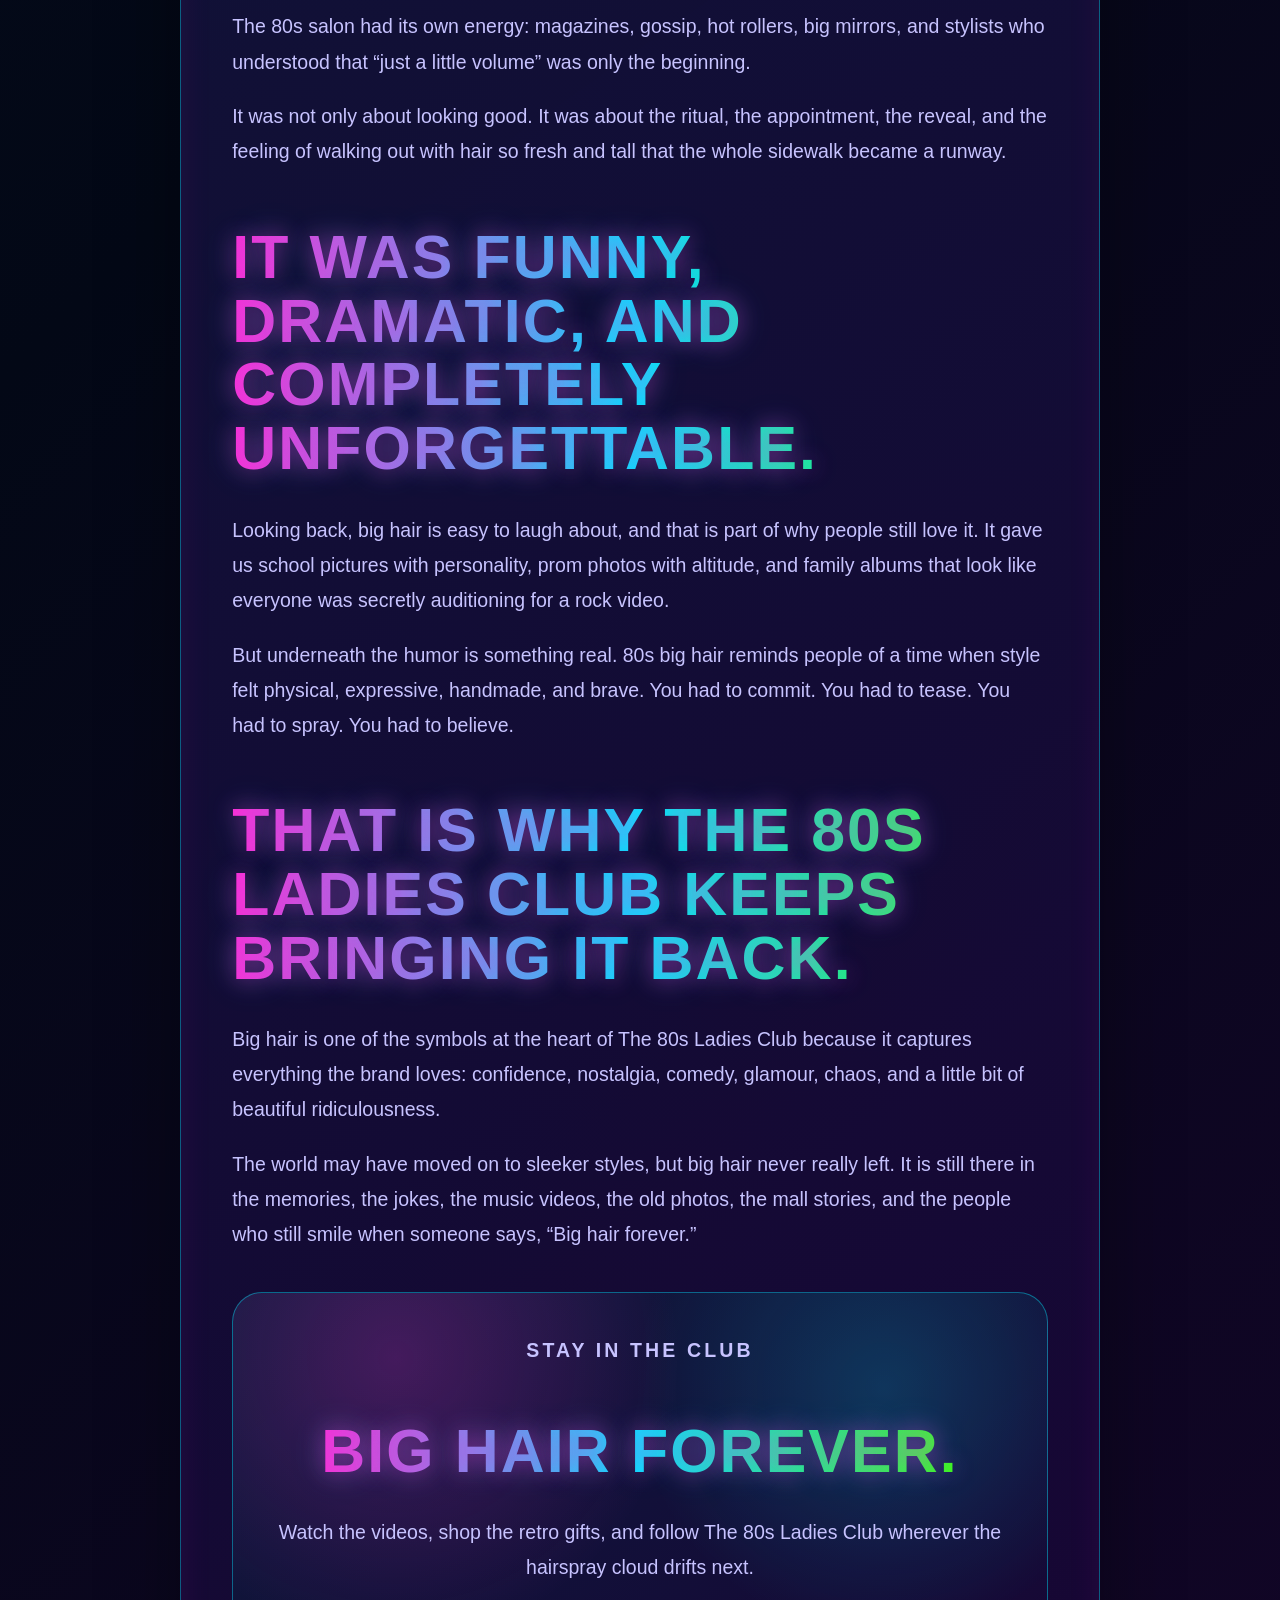
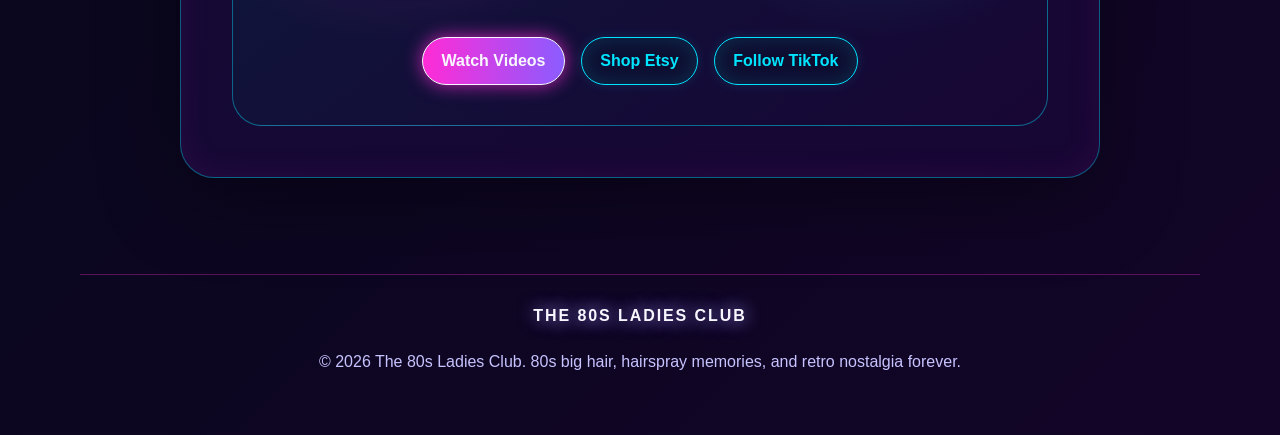
<file: blog-big-hair.html>
<!DOCTYPE html>
<html lang="en">
<head>
  <meta charset="UTF-8" />
  <meta name="viewport" content="width=device-width, initial-scale=1.0" />
  <meta name="description" content="A nostalgic 80s Ladies Club blog post about 80s big hair, hairspray, teasing combs, salon memories, neon fashion, and the confidence of retro hairstyles." />
  <meta name="keywords" content="80s big hair, 80s hairstyles, 80s hair, hairspray, teasing comb, 80s salon, neon fashion, 80s beauty, retro hairstyles, 80s nostalgia, big hair memories, The 80s Ladies Club" />
  <meta name="author" content="The 80s Ladies Club" />
  <meta name="robots" content="index, follow" />
  <link rel="canonical" href="https://www.the80sladiesclub.com/blog-big-hair.html" />
  <meta property="og:type" content="article" />
  <meta property="og:site_name" content="The 80s Ladies Club" />
  <meta property="og:title" content="Why 80s Big Hair Still Lives Rent-Free in Our Memories" />
  <meta property="og:description" content="A love letter to 80s big hair, hairspray clouds, teasing combs, salon memories, neon confidence, and the unforgettable style of a louder decade." />
  <meta property="og:url" content="https://www.the80sladiesclub.com/blog-big-hair.html" />
  <meta property="og:image" content="https://www.the80sladiesclub.com/images/v2-blog-mega-hair-vanity.jpg" />
  <meta property="article:section" content="80s Nostalgia" />
  <meta property="article:tag" content="80s big hair" />
  <meta property="article:tag" content="80s hairstyles" />
  <meta property="article:tag" content="hairspray" />
  <meta property="article:tag" content="80s nostalgia" />
  <meta name="twitter:card" content="summary_large_image" />
  <meta name="twitter:title" content="Why 80s Big Hair Still Lives Rent-Free in Our Memories" />
  <meta name="twitter:description" content="A nostalgic 80s Ladies Club article about big hair, hairspray, salon memories, neon confidence, and retro beauty." />
  <meta name="twitter:image" content="https://www.the80sladiesclub.com/images/v2-blog-mega-hair-vanity.jpg" />
  <title>Big Hair in the 80s | The 80s Ladies Club</title>
  <link rel="stylesheet" href="css/style.css" />
  <link rel="icon" type="image/png" href="images/about-hairspray-profile.png" />
  <script type="application/ld+json">
    {"@context":"https://schema.org","@type":"BlogPosting","headline":"Why 80s Big Hair Still Lives Rent-Free in Our Memories","description":"A nostalgic 80s Ladies Club blog post about 80s big hair, hairspray, teasing combs, salon memories, neon fashion, and the confidence of retro hairstyles.","image":"https://www.the80sladiesclub.com/images/v2-blog-mega-hair-vanity.jpg","mainEntityOfPage":{"@type":"WebPage","@id":"https://www.the80sladiesclub.com/blog-big-hair.html"},"author":{"@type":"Organization","name":"The 80s Ladies Club","url":"https://www.the80sladiesclub.com/"},"publisher":{"@type":"Organization","name":"The 80s Ladies Club","url":"https://www.the80sladiesclub.com/","logo":{"@type":"ImageObject","url":"https://www.the80sladiesclub.com/images/about-hairspray-profile.png"}},"isPartOf":{"@type":"Blog","name":"The 80s Ladies Club Blog","url":"https://www.the80sladiesclub.com/blog.html"},"articleSection":"80s Nostalgia","keywords":["80s big hair","80s hairstyles","hairspray","teasing comb","80s salon","neon fashion","80s beauty","retro hairstyles","80s nostalgia","big hair memories"],"about":["80s big hair","80s hairstyles","hairspray","80s nostalgia","retro beauty","neon fashion"]}
  </script>
  <style>
    .blog-post-page .page-hero{position:relative;overflow:hidden;min-height:72vh;display:grid;align-items:center;background:radial-gradient(circle at 16% 18%,rgba(255,43,214,.32),transparent 34%),radial-gradient(circle at 86% 20%,rgba(0,229,255,.22),transparent 32%),linear-gradient(135deg,#070817 0%,#21083c 50%,#061124 100%)}
    .blog-post-page .page-hero::before{content:"";position:absolute;inset:0;background-image:linear-gradient(rgba(0,229,255,.08) 1px,transparent 1px),linear-gradient(90deg,rgba(255,43,214,.08) 1px,transparent 1px);background-size:68px 68px;mask-image:linear-gradient(to bottom,rgba(0,0,0,.72),transparent 82%);pointer-events:none}
    .blog-post-hero-inner{position:relative;z-index:1;display:grid;grid-template-columns:minmax(0,.95fr) minmax(300px,.86fr);gap:clamp(2rem,5vw,4.5rem);align-items:center;width:min(1180px,92%);margin:0 auto;padding:6rem 0 4rem}
    .blog-post-hero-copy{text-align:center;display:grid;justify-items:center;max-width:780px;margin-inline:auto}.blog-post-title,.blog-post-heading{display:inline-block;background:linear-gradient(90deg,var(--pink),var(--cyan),var(--green));-webkit-background-clip:text;background-clip:text;color:transparent;text-shadow:0 0 22px rgba(255,43,214,.45),0 0 34px rgba(0,229,255,.28);text-transform:uppercase;letter-spacing:.035em}.blog-post-title{font-size:clamp(2.35rem,6.1vw,5.4rem);line-height:.95;margin:0 0 1rem}.blog-post-hero-image{min-height:520px;border-radius:34px;border:1px solid rgba(0,229,255,.65);background-image:linear-gradient(135deg,rgba(255,43,214,.18),rgba(0,229,255,.12)),url('images/v2-blog-mega-hair-vanity.jpg');background-size:cover;background-position:center 28%;box-shadow:0 26px 80px rgba(0,0,0,.5),var(--shadow-cyan);position:relative;overflow:hidden}.blog-post-hero-image::after{content:"BIG HAIR FOREVER";position:absolute;left:1.2rem;bottom:1.2rem;padding:.55rem .9rem;border-radius:999px;background:rgba(7,8,23,.8);border:1px solid rgba(255,43,214,.62);color:var(--white);font-weight:900;letter-spacing:.12em;font-size:.78rem;box-shadow:var(--shadow-pink)}
    .article-shell{width:min(920px,92%);margin:0 auto}.article-card{padding:clamp(1.5rem,4vw,3.25rem);border-radius:34px;background:linear-gradient(145deg,rgba(13,27,61,.94),rgba(24,7,54,.9));border:1px solid rgba(0,229,255,.38);box-shadow:0 22px 80px rgba(0,0,0,.36),inset 0 0 34px rgba(255,43,214,.08)}.article-card p{font-size:clamp(1.05rem,2vw,1.22rem);line-height:1.8}.article-card h2{margin-top:2.3rem;margin-bottom:.75rem}.article-callout{margin:2rem 0;padding:1.5rem;border-radius:24px;background:radial-gradient(circle at 15% 20%,rgba(255,43,214,.25),transparent 42%),linear-gradient(145deg,rgba(7,8,23,.92),rgba(13,27,61,.86));border:1px solid rgba(255,43,214,.4);box-shadow:var(--shadow-pink);font-weight:800;color:var(--white)}.article-image-strip{min-height:360px;border-radius:30px;border:1px solid rgba(0,229,255,.42);background-image:linear-gradient(135deg,rgba(255,43,214,.18),rgba(0,229,255,.12)),url('images/v2-about-what-it-is-salon-group.jpg');background-size:cover;background-position:center 48%;margin:2rem 0;box-shadow:0 18px 60px rgba(0,0,0,.35)}.article-cta{text-align:center;display:grid;justify-items:center;margin-top:2.5rem;padding:clamp(1.5rem,4vw,2.5rem);border-radius:30px;background:radial-gradient(circle at 20% 15%,rgba(255,43,214,.22),transparent 38%),radial-gradient(circle at 80% 22%,rgba(0,229,255,.18),transparent 34%),linear-gradient(145deg,rgba(13,27,61,.94),rgba(24,7,54,.9));border:1px solid rgba(0,229,255,.42)}.article-cta .button-row{justify-content:center}@media(max-width:940px){.blog-post-hero-inner{grid-template-columns:1fr}.blog-post-hero-image{min-height:430px;order:-1}}
  </style>
</head>
<body class="blog-post-page">
  <header class="site-header">
    <a class="brand" href="index.html" aria-label="The 80s Ladies Club home"><span class="brand-mark">80s</span><span class="brand-text">The 80s Ladies Club</span></a>
    <button class="nav-toggle" aria-expanded="false" aria-controls="site-nav">☰</button>
    <nav id="site-nav" class="site-nav" aria-label="Main navigation"><a href="index.html">Home</a><a href="shop.html">Shop</a><a href="videos.html">Videos</a><a class="active" href="blog.html">Blog</a><a href="about.html">About</a><a href="contact.html">Contact</a></nav>
  </header>
  <main>
    <section class="page-hero" aria-label="80s big hair nostalgia article"><div class="blog-post-hero-inner"><div class="blog-post-hero-copy"><p class="eyebrow">Beauty • Nostalgia • Big Hair</p><h1 class="blog-post-title">Why 80s Big Hair Still Lives Rent-Free in Our Memories</h1><p class="page-copy">A love letter to hairspray clouds, teasing combs, salon gossip, neon confidence, and the glorious height of 80s hair.</p><div class="button-row"><a class="btn primary" href="blog.html">Back to Blog</a><a class="btn secondary" href="videos.html">Watch Videos</a></div></div><div class="blog-post-hero-image" aria-label="80s big hair vanity and hairspray blog artwork"></div></div></section>
    <section class="content-section"><article class="article-shell"><div class="article-card">
      <p>There are hairstyles, and then there is 80s big hair. It did not simply sit on top of a head. It entered rooms first. It filled the mirror, owned the hallway, and made every picture feel like a music-video freeze frame.</p>
      <p>That is why big hair still lives rent-free in our memories. It was not just a beauty trend. It was a whole personality. It said, “I am here, I am fabulous, and I brought backup hairspray.”</p>
      <div class="article-callout">Big hair was not subtle. But honestly, neither was the decade.</div>
      <h2 class="blog-post-heading">It was confidence you could see from across the mall.</h2>
      <p>Part of the magic of 80s hair was how fearless it felt. The bigger the bangs, the louder the message. Women teased, sprayed, curled, crimped, flipped, feathered, and shaped their hair into something that felt almost architectural.</p>
      <p>It matched the clothes perfectly. Shoulder pads needed hair that could keep up. Neon earrings needed a frame. A power blazer looked even stronger when the hair above it had enough volume to deserve its own fan club.</p>
      <div class="article-image-strip" aria-label="80s salon with big hair"></div>
      <h2 class="blog-post-heading">The bathroom was basically a backstage dressing room.</h2>
      <p>Before filters and ring lights, there was the bathroom mirror. The counter was covered in brushes, curling irons, makeup, earrings, perfume, and at least one heroic can of hairspray standing by.</p>
      <p>Getting ready could feel like an event all by itself. You did not just fix your hair. You built it. You negotiated with it. You sprayed it into place and hoped the weather understood the assignment.</p>
      <h2 class="blog-post-heading">Hair salons were social clubs with blow dryers.</h2>
      <p>The 80s salon had its own energy: magazines, gossip, hot rollers, big mirrors, and stylists who understood that “just a little volume” was only the beginning.</p>
      <p>It was not only about looking good. It was about the ritual, the appointment, the reveal, and the feeling of walking out with hair so fresh and tall that the whole sidewalk became a runway.</p>
      <h2 class="blog-post-heading">It was funny, dramatic, and completely unforgettable.</h2>
      <p>Looking back, big hair is easy to laugh about, and that is part of why people still love it. It gave us school pictures with personality, prom photos with altitude, and family albums that look like everyone was secretly auditioning for a rock video.</p>
      <p>But underneath the humor is something real. 80s big hair reminds people of a time when style felt physical, expressive, handmade, and brave. You had to commit. You had to tease. You had to spray. You had to believe.</p>
      <h2 class="blog-post-heading">That is why The 80s Ladies Club keeps bringing it back.</h2>
      <p>Big hair is one of the symbols at the heart of The 80s Ladies Club because it captures everything the brand loves: confidence, nostalgia, comedy, glamour, chaos, and a little bit of beautiful ridiculousness.</p>
      <p>The world may have moved on to sleeker styles, but big hair never really left. It is still there in the memories, the jokes, the music videos, the old photos, the mall stories, and the people who still smile when someone says, “Big hair forever.”</p>
      <div class="article-cta"><p class="eyebrow">Stay in the Club</p><h2 class="blog-post-heading">Big hair forever.</h2><p>Watch the videos, shop the retro gifts, and follow The 80s Ladies Club wherever the hairspray cloud drifts next.</p><div class="button-row"><a class="btn primary" href="videos.html">Watch Videos</a><a class="btn secondary" href="https://the80sladies.etsy.com">Shop Etsy</a><a class="btn secondary" href="https://www.tiktok.com/@the.80s.ladies">Follow TikTok</a></div></div>
    </div></article></section>
  </main>
  <footer class="site-footer upgraded-footer"><div class="footer-logo">The 80s Ladies Club</div><p>© <span id="year"></span> The 80s Ladies Club. 80s big hair, hairspray memories, and retro nostalgia forever.</p></footer>
  <script src="js/script.js"></script>
</body>
</html>
</file>
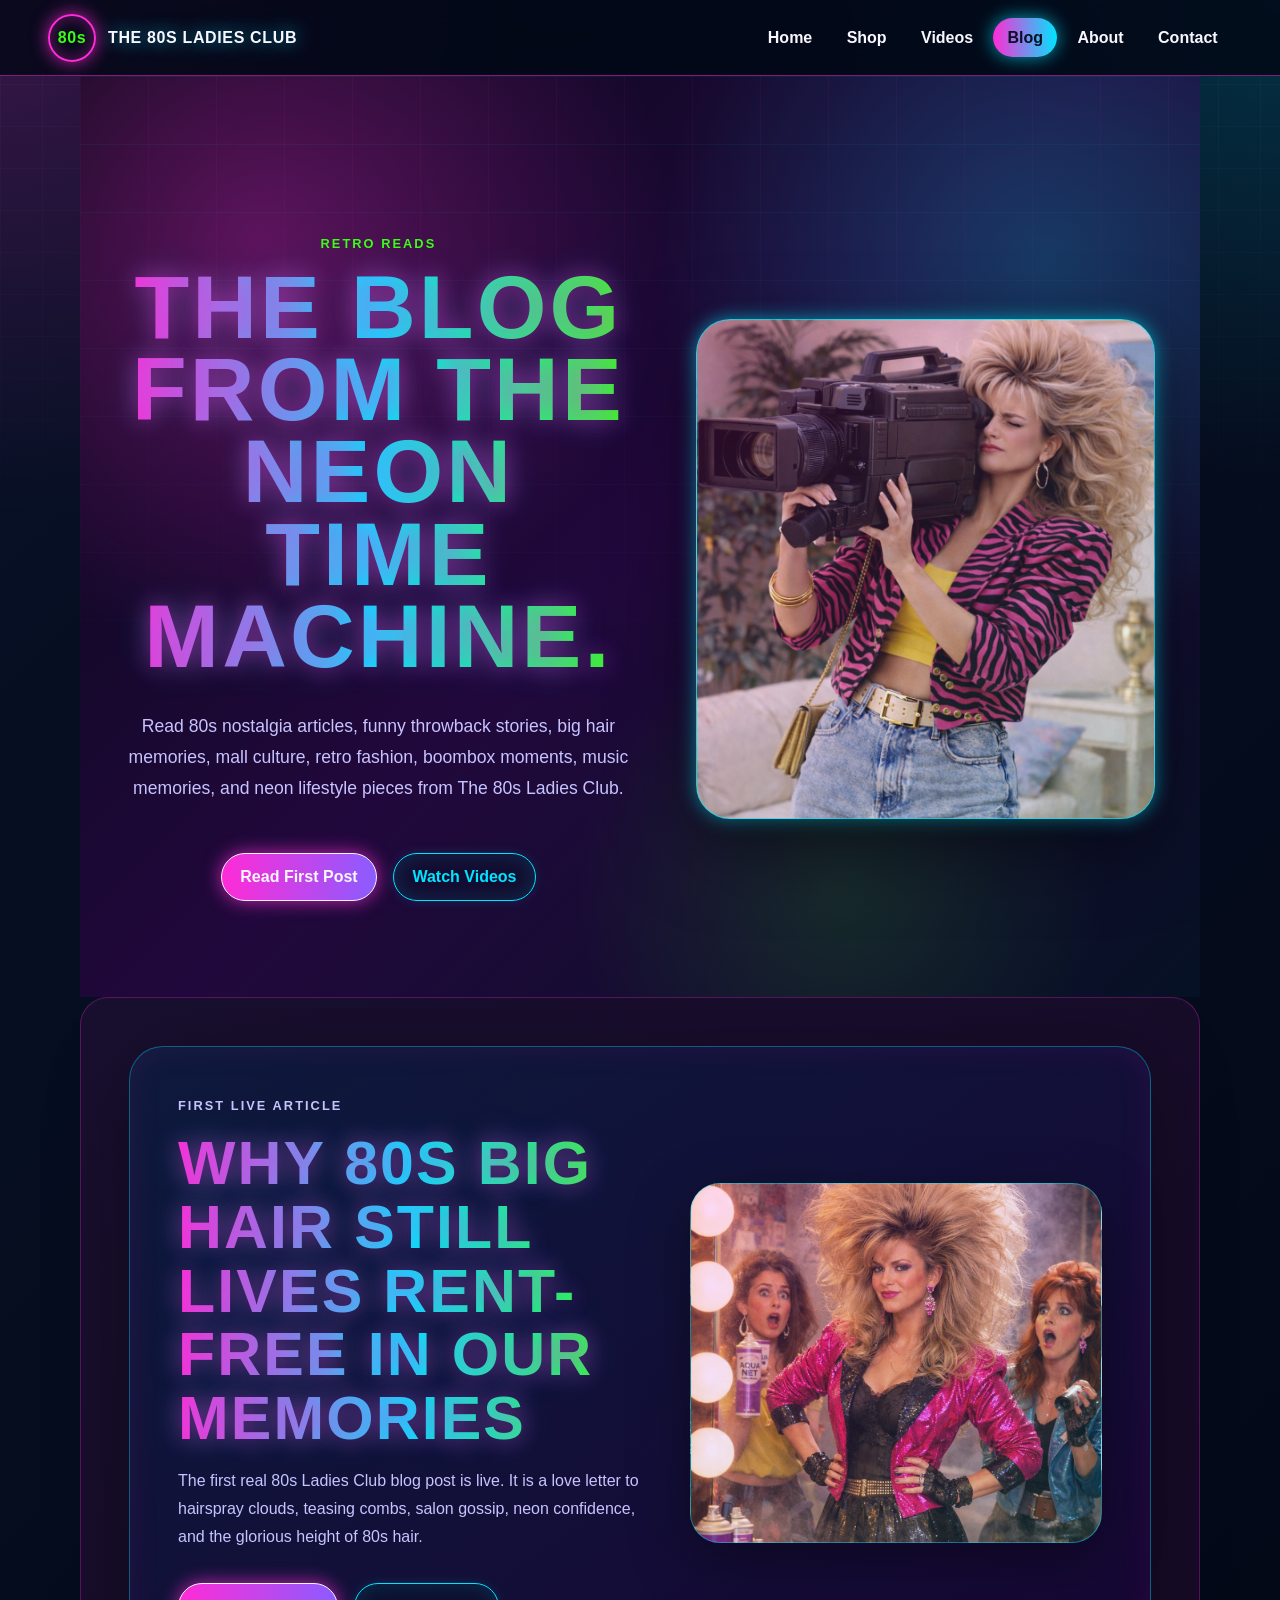
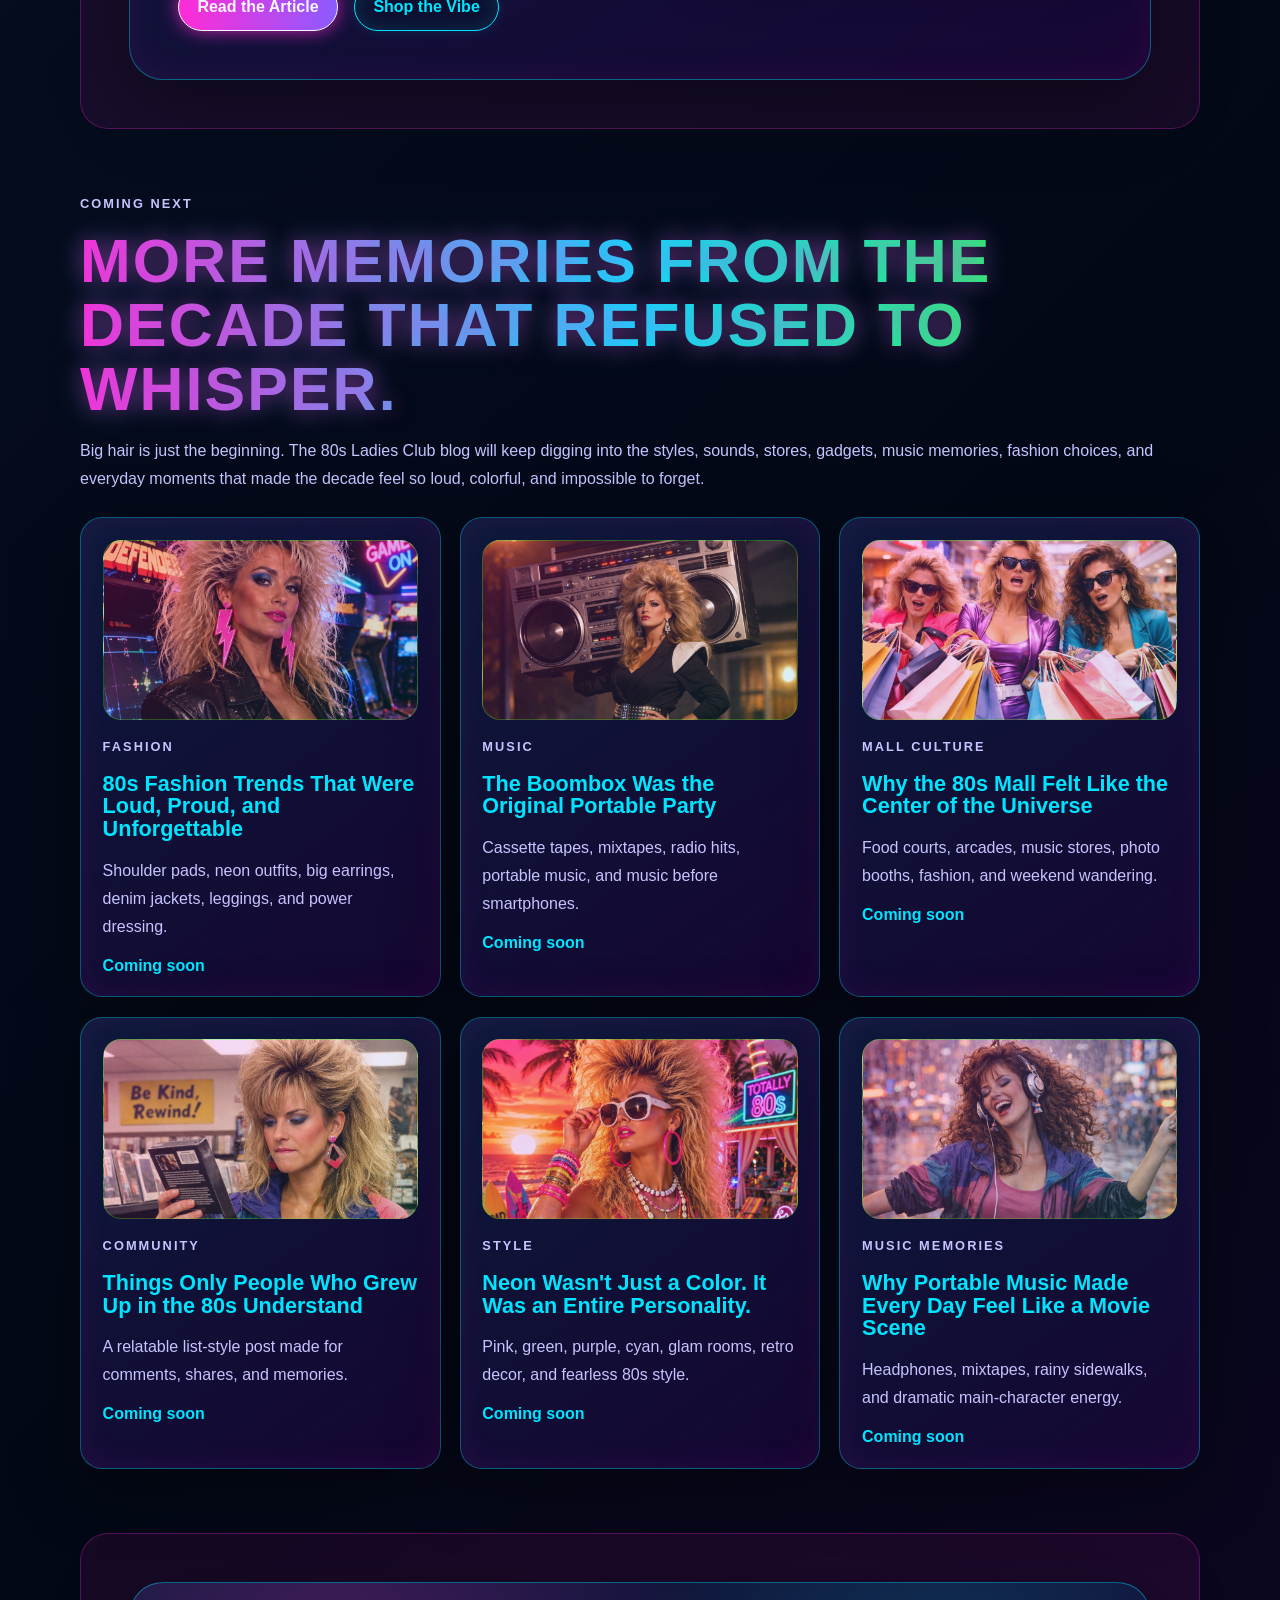
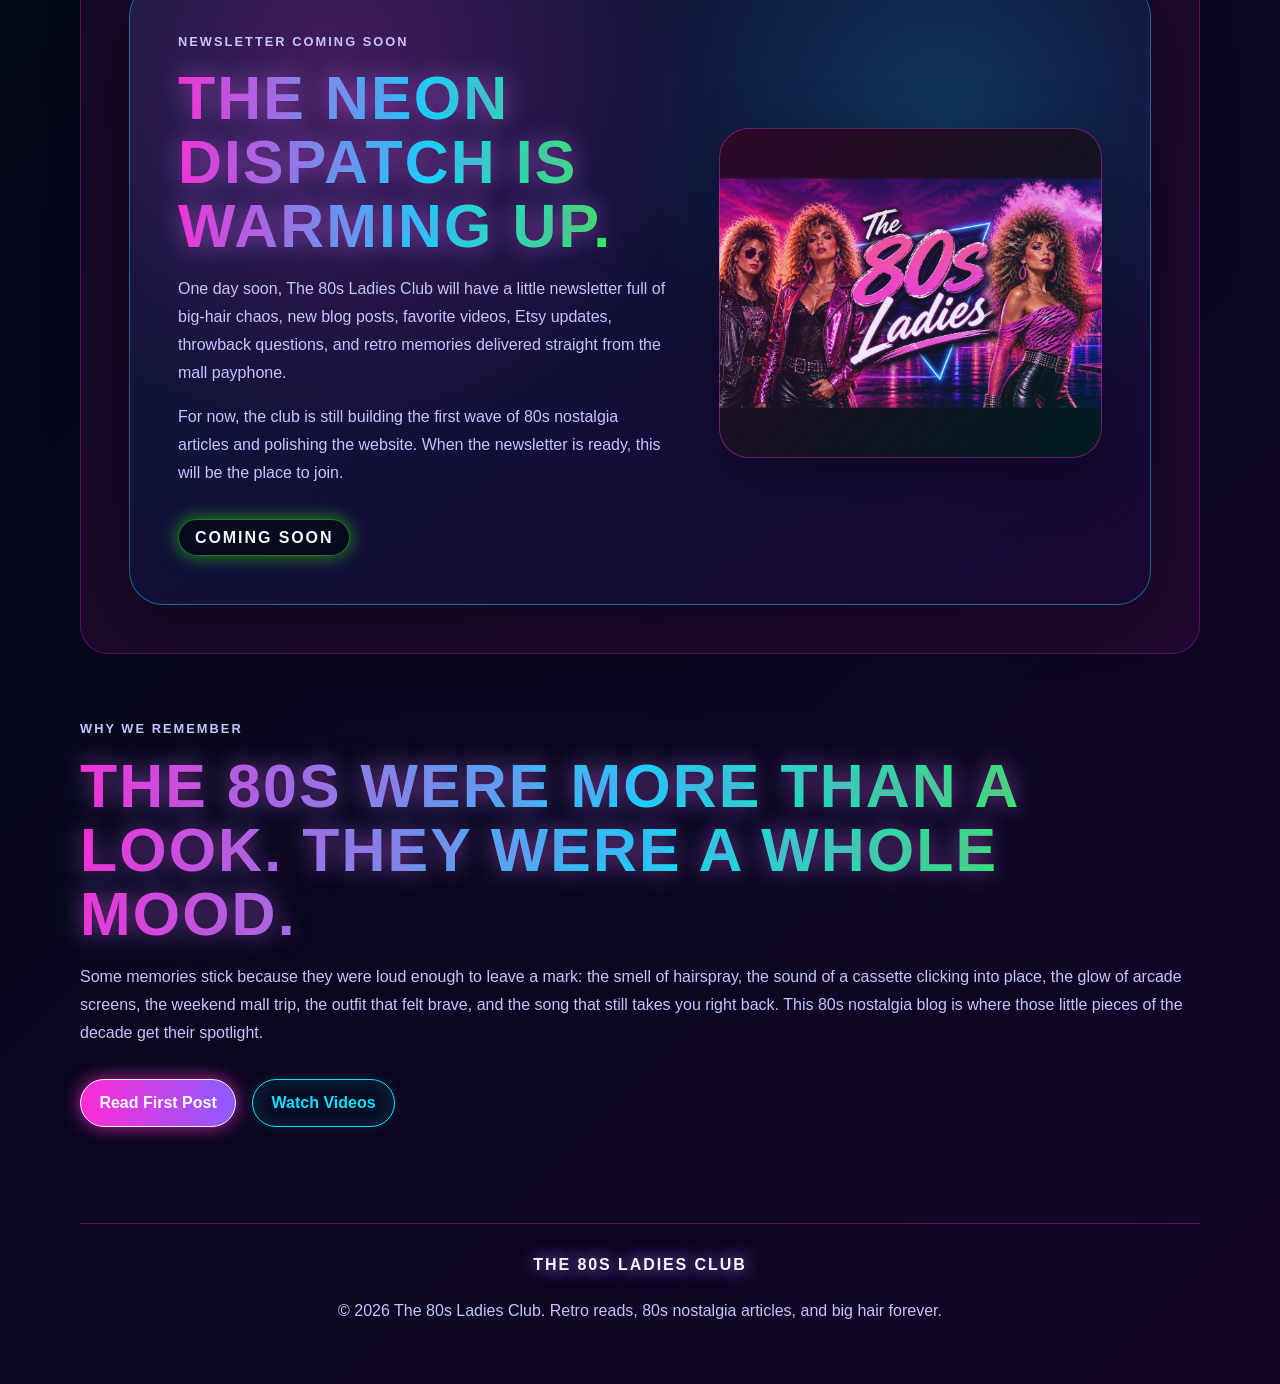
<file: blog.html>
<!DOCTYPE html>
<html lang="en">
<head>
  <meta charset="UTF-8" />
  <meta name="viewport" content="width=device-width, initial-scale=1.0" />
  <meta name="description" content="Explore The 80s Ladies Club blog for big hair, 80s fashion, mall memories, retro music, nostalgia, gift ideas, and weekly throwback articles." />
  <meta name="keywords" content="80s blog, 80s nostalgia articles, big hair, 80s fashion, retro fashion, mall culture, boombox, cassette tapes, 80s music memories, 80s stories, throwback humor, neon fashion, The 80s Ladies Club blog" />
  <meta name="author" content="The 80s Ladies Club" />
  <meta name="robots" content="index, follow" />
  <link rel="canonical" href="https://www.the80sladiesclub.com/blog.html" />
  <meta property="og:type" content="website" />
  <meta property="og:site_name" content="The 80s Ladies Club" />
  <meta property="og:title" content="80s Nostalgia Blog | The 80s Ladies Club" />
  <meta property="og:description" content="Big hair memories, retro fashion, mall culture, boombox stories, 80s music memories, throwback humor, and neon nostalgia from The 80s Ladies Club." />
  <meta property="og:url" content="https://www.the80sladiesclub.com/blog.html" />
  <meta property="og:image" content="https://www.the80sladiesclub.com/images/v2-blog-camcorder-lady.jpg" />
  <meta name="twitter:card" content="summary_large_image" />
  <meta name="twitter:title" content="80s Nostalgia Blog | The 80s Ladies Club" />
  <meta name="twitter:description" content="Read 80s nostalgia articles about big hair, retro fashion, mall culture, boomboxes, music memories, and neon throwback humor." />
  <meta name="twitter:image" content="https://www.the80sladiesclub.com/images/v2-blog-camcorder-lady.jpg" />
  <title>80s Nostalgia Blog | The 80s Ladies Club</title>
  <link rel="stylesheet" href="css/style.css" />
  <link rel="icon" type="image/png" href="images/about-hairspray-profile.png" />
  <script type="application/ld+json">
    {"@context":"https://schema.org","@type":"Blog","name":"The 80s Ladies Club Blog","url":"https://www.the80sladiesclub.com/blog.html","description":"The official 80s Ladies Club blog for 80s nostalgia articles, big hair memories, retro fashion, mall culture, boombox stories, cassette memories, music memories, and throwback humor.","isPartOf":{"@type":"WebSite","name":"The 80s Ladies Club","url":"https://www.the80sladiesclub.com/"},"about":["80s nostalgia","big hair","80s fashion","retro fashion","mall culture","boomboxes","cassette tapes","80s music memories","throwback humor"],"blogPost":[{"@type":"BlogPosting","headline":"Why 80s Big Hair Still Lives Rent-Free in Our Memories","url":"https://www.the80sladiesclub.com/blog-big-hair.html"}],"sameAs":["https://www.tiktok.com/@the.80s.ladies","https://www.instagram.com/official80sladies","https://www.youtube.com/channel/UC9fSL5o2ANB6UnJM-C2evTA","https://the80sladies.etsy.com"]}
  </script>
  <style>
    .blog-page .page-hero{position:relative;overflow:hidden;min-height:72vh;display:grid;align-items:center;background:radial-gradient(circle at 16% 18%,rgba(255,43,214,.32),transparent 34%),radial-gradient(circle at 86% 20%,rgba(0,229,255,.22),transparent 32%),radial-gradient(circle at 68% 88%,rgba(57,255,20,.12),transparent 24%),linear-gradient(135deg,#070817 0%,#21083c 50%,#061124 100%)}
    .blog-page .page-hero::before{content:"";position:absolute;inset:0;background-image:linear-gradient(rgba(0,229,255,.08) 1px,transparent 1px),linear-gradient(90deg,rgba(255,43,214,.08) 1px,transparent 1px);background-size:68px 68px;mask-image:linear-gradient(to bottom,rgba(0,0,0,.72),transparent 82%);pointer-events:none}
    .blog-hero-inner{position:relative;z-index:1;display:grid;grid-template-columns:minmax(0,.95fr) minmax(300px,.86fr);gap:clamp(2rem,5vw,4.5rem);align-items:center;width:min(1180px,92%);margin:0 auto;padding:6rem 0 4rem}
    .blog-hero-copy{text-align:center;display:grid;justify-items:center;max-width:760px;margin-inline:auto}
    .blog-neon-headline,.neon-blog-heading{display:inline-block;background:linear-gradient(90deg,var(--pink),var(--cyan),var(--green));-webkit-background-clip:text;background-clip:text;color:transparent;text-shadow:0 0 22px rgba(255,43,214,.45),0 0 34px rgba(0,229,255,.28);text-transform:uppercase;letter-spacing:.035em}
    .blog-neon-headline{font-size:clamp(3rem,7vw,6.4rem);line-height:.92;margin:0 0 1rem}
    .blog-hero-image{min-height:500px;border-radius:34px;border:1px solid rgba(0,229,255,.65);background-image:linear-gradient(135deg,rgba(255,43,214,.18),rgba(0,229,255,.12)),url('images/v2-blog-camcorder-lady.jpg');background-size:cover;background-position:center 24%;box-shadow:0 26px 80px rgba(0,0,0,.5),var(--shadow-cyan)}
    .featured-post{display:grid;grid-template-columns:minmax(0,.9fr) minmax(300px,.8fr);gap:clamp(1.5rem,4vw,3rem);align-items:center;padding:clamp(1.5rem,4vw,3rem);border-radius:34px;background:linear-gradient(145deg,rgba(13,27,61,.94),rgba(24,7,54,.9));border:1px solid rgba(0,229,255,.38);box-shadow:0 22px 80px rgba(0,0,0,.36),inset 0 0 34px rgba(255,43,214,.08)}
    .featured-post-image{min-height:360px;border-radius:30px;background-image:linear-gradient(135deg,rgba(255,43,214,.18),rgba(0,229,255,.12)),url('images/v2-blog-mega-hair-vanity.jpg');background-size:cover;background-position:center 32%;border:1px solid rgba(0,229,255,.42);box-shadow:0 18px 60px rgba(0,0,0,.35)}
    .blog-card a{font-weight:900;color:var(--cyan)}
    .blog-image{background-size:cover!important;background-position:center 22%!important}
    .blog-card:nth-child(2) .blog-image{background-position:center 18%!important}
    .blog-card:nth-child(3) .blog-image{background-position:center 18%!important}
    .blog-card:nth-child(4) .blog-image{background-position:center 18%!important}
    .blog-card:nth-child(5) .blog-image{background-position:center 16%!important}
    .blog-card:nth-child(6) .blog-image{background-position:center 22%!important}
    .newsletter-panel{display:grid;grid-template-columns:minmax(0,.9fr) minmax(280px,.7fr);gap:clamp(1.5rem,4vw,3rem);align-items:center;padding:clamp(1.7rem,4vw,3rem);border-radius:34px;background:radial-gradient(circle at 20% 15%,rgba(255,43,214,.22),transparent 38%),radial-gradient(circle at 80% 22%,rgba(0,229,255,.18),transparent 34%),linear-gradient(145deg,rgba(13,27,61,.94),rgba(24,7,54,.9));border:1px solid rgba(0,229,255,.42);box-shadow:0 22px 80px rgba(0,0,0,.36)}
    .newsletter-image{min-height:330px;border-radius:30px;background-image:linear-gradient(135deg,rgba(255,43,214,.18),rgba(0,229,255,.12)),url('images/v2-brand-banner-80s-ladies.jpg');background-size:cover;background-position:center;border:1px solid rgba(255,43,214,.4);box-shadow:0 18px 60px rgba(0,0,0,.35)}
    .coming-soon-badge{display:inline-block;margin-top:1rem;padding:.55rem 1rem;border-radius:999px;background:rgba(7,8,23,.78);border:1px solid rgba(57,255,20,.45);color:var(--white);font-weight:900;letter-spacing:.12em;text-transform:uppercase;box-shadow:var(--shadow-green)}
    @media(max-width:940px){.blog-hero-inner,.featured-post,.newsletter-panel{grid-template-columns:1fr}.blog-hero-image{min-height:420px;order:-1}}
  </style>
</head>
<body class="blog-page">
  <header class="site-header">
    <a class="brand" href="index.html" aria-label="The 80s Ladies Club home"><span class="brand-mark">80s</span><span class="brand-text">The 80s Ladies Club</span></a>
    <button class="nav-toggle" aria-expanded="false" aria-controls="site-nav">☰</button>
    <nav id="site-nav" class="site-nav" aria-label="Main navigation">
      <a href="index.html">Home</a><a href="shop.html">Shop</a><a href="videos.html">Videos</a><a class="active" href="blog.html">Blog</a><a href="about.html">About</a><a href="contact.html">Contact</a>
    </nav>
  </header>
  <main>
    <section class="page-hero" aria-label="The 80s Ladies Club 80s nostalgia blog"><div class="blog-hero-inner"><div class="blog-hero-copy"><p class="eyebrow">Retro Reads</p><h1 class="blog-neon-headline">The Blog From the Neon Time Machine.</h1><p class="page-copy">Read 80s nostalgia articles, funny throwback stories, big hair memories, mall culture, retro fashion, boombox moments, music memories, and neon lifestyle pieces from The 80s Ladies Club.</p><div class="button-row"><a class="btn primary" href="blog-big-hair.html">Read First Post</a><a class="btn secondary" href="videos.html">Watch Videos</a></div></div><div class="blog-hero-image" aria-label="80s lady filming memories with a camcorder for The 80s Ladies Club blog"></div></div></section>
    <section class="content-section alt-section"><div class="featured-post"><div><p class="eyebrow">First Live Article</p><h2 class="neon-blog-heading">Why 80s Big Hair Still Lives Rent-Free in Our Memories</h2><p>The first real 80s Ladies Club blog post is live. It is a love letter to hairspray clouds, teasing combs, salon gossip, neon confidence, and the glorious height of 80s hair.</p><div class="button-row"><a class="btn primary" href="blog-big-hair.html">Read the Article</a><a class="btn secondary" href="shop.html">Shop the Vibe</a></div></div><div class="featured-post-image" aria-label="80s big hair vanity and hairspray article artwork"></div></div></section>
    <section class="content-section"><div class="section-heading"><p class="eyebrow">Coming Next</p><h2 class="neon-blog-heading">More memories from the decade that refused to whisper.</h2><p>Big hair is just the beginning. The 80s Ladies Club blog will keep digging into the styles, sounds, stores, gadgets, music memories, fashion choices, and everyday moments that made the decade feel so loud, colorful, and impossible to forget.</p></div><div class="card-grid three">
      <article class="blog-card"><div class="blog-image" style="background-image:linear-gradient(135deg,rgba(255,43,214,.22),rgba(0,229,255,.12)),url('images/v2-blog-arcade-big-hair.jpg');" aria-label="80s fashion and arcade big hair article artwork"></div><p class="eyebrow">Fashion</p><h3>80s Fashion Trends That Were Loud, Proud, and Unforgettable</h3><p>Shoulder pads, neon outfits, big earrings, denim jackets, leggings, and power dressing.</p><a href="#">Coming soon</a></article>
      <article class="blog-card"><div class="blog-image" style="background-image:linear-gradient(135deg,rgba(255,43,214,.22),rgba(0,229,255,.12)),url('images/v2-blog-boombox-street.jpg');" aria-label="Boombox cassette and portable music article artwork"></div><p class="eyebrow">Music</p><h3>The Boombox Was the Original Portable Party</h3><p>Cassette tapes, mixtapes, radio hits, portable music, and music before smartphones.</p><a href="#">Coming soon</a></article>
      <article class="blog-card"><div class="blog-image" style="background-image:linear-gradient(135deg,rgba(255,43,214,.22),rgba(0,229,255,.12)),url('images/v2-blog-mall-shopping.jpg');" aria-label="80s mall culture shopping article artwork"></div><p class="eyebrow">Mall Culture</p><h3>Why the 80s Mall Felt Like the Center of the Universe</h3><p>Food courts, arcades, music stores, photo booths, fashion, and weekend wandering.</p><a href="#">Coming soon</a></article>
      <article class="blog-card"><div class="blog-image" style="background-image:linear-gradient(135deg,rgba(255,43,214,.22),rgba(0,229,255,.12)),url('images/v2-blog-vhs-store.jpg');" aria-label="80s VHS store and throwback memories article artwork"></div><p class="eyebrow">Community</p><h3>Things Only People Who Grew Up in the 80s Understand</h3><p>A relatable list-style post made for comments, shares, and memories.</p><a href="#">Coming soon</a></article>
      <article class="blog-card"><div class="blog-image" style="background-image:linear-gradient(135deg,rgba(255,43,214,.22),rgba(0,229,255,.12)),url('images/v2-blog-beach-big-hair.jpg');" aria-label="Neon fashion and big hair beach article artwork"></div><p class="eyebrow">Style</p><h3>Neon Wasn't Just a Color. It Was an Entire Personality.</h3><p>Pink, green, purple, cyan, glam rooms, retro decor, and fearless 80s style.</p><a href="#">Coming soon</a></article>
      <article class="blog-card"><div class="blog-image" style="background-image:linear-gradient(135deg,rgba(255,43,214,.22),rgba(0,229,255,.12)),url('images/v2-blog-rain-walkman.jpg');" aria-label="Walkman headphones and 80s music memories article artwork"></div><p class="eyebrow">Music Memories</p><h3>Why Portable Music Made Every Day Feel Like a Movie Scene</h3><p>Headphones, mixtapes, rainy sidewalks, and dramatic main-character energy.</p><a href="#">Coming soon</a></article>
    </div></section>
    <section class="content-section alt-section"><div class="newsletter-panel"><div><p class="eyebrow">Newsletter Coming Soon</p><h2 class="neon-blog-heading">The Neon Dispatch is warming up.</h2><p>One day soon, The 80s Ladies Club will have a little newsletter full of big-hair chaos, new blog posts, favorite videos, Etsy updates, throwback questions, and retro memories delivered straight from the mall payphone.</p><p>For now, the club is still building the first wave of 80s nostalgia articles and polishing the website. When the newsletter is ready, this will be the place to join.</p><span class="coming-soon-badge">Coming Soon</span></div><div class="newsletter-image" aria-label="The 80s Ladies Club Neon Dispatch newsletter coming soon artwork"></div></div></section>
    <section class="content-section"><div class="contact-final-panel"><p class="eyebrow">Why We Remember</p><h2 class="neon-blog-heading">The 80s were more than a look. They were a whole mood.</h2><p>Some memories stick because they were loud enough to leave a mark: the smell of hairspray, the sound of a cassette clicking into place, the glow of arcade screens, the weekend mall trip, the outfit that felt brave, and the song that still takes you right back. This 80s nostalgia blog is where those little pieces of the decade get their spotlight.</p><div class="button-row"><a class="btn primary" href="blog-big-hair.html">Read First Post</a><a class="btn secondary" href="videos.html">Watch Videos</a></div></div></section>
  </main>
  <footer class="site-footer upgraded-footer"><div class="footer-logo">The 80s Ladies Club</div><p>© <span id="year"></span> The 80s Ladies Club. Retro reads, 80s nostalgia articles, and big hair forever.</p></footer>
  <script src="js/script.js"></script>
</body>
</html>
</file>
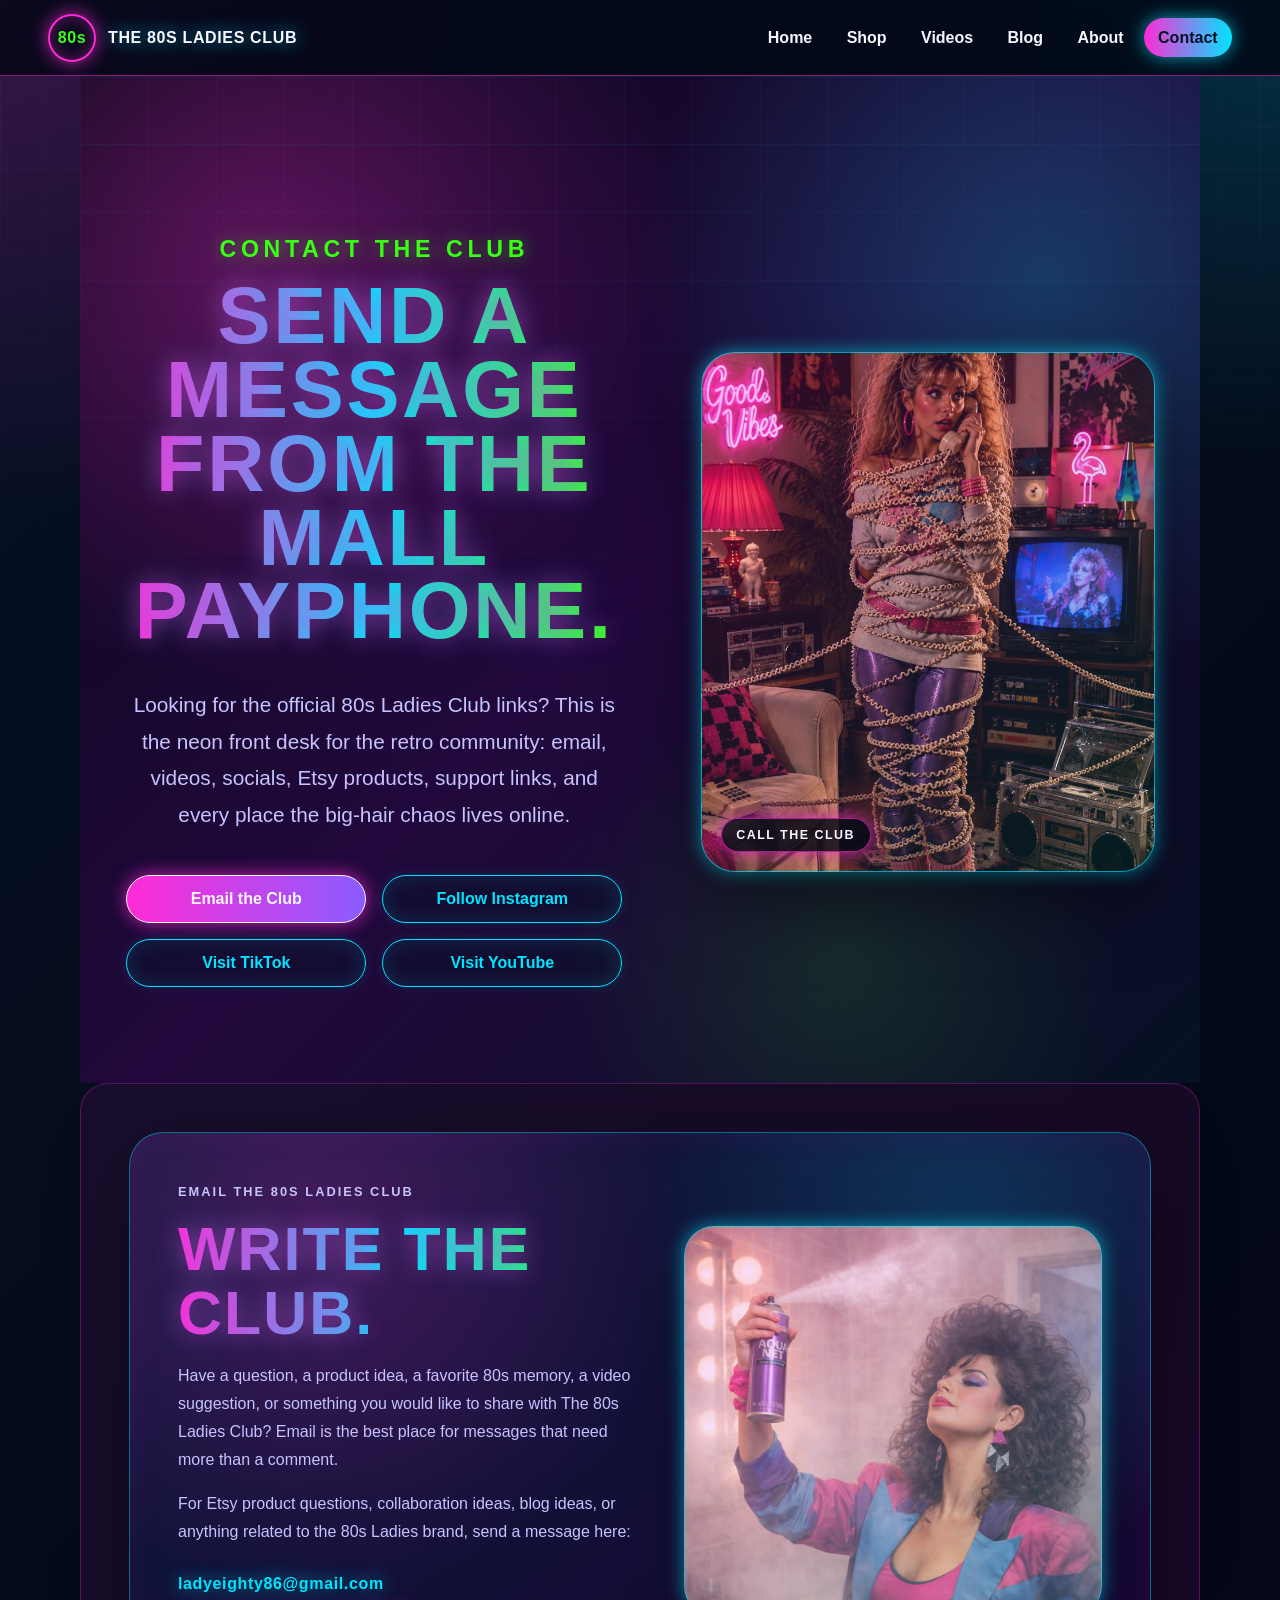
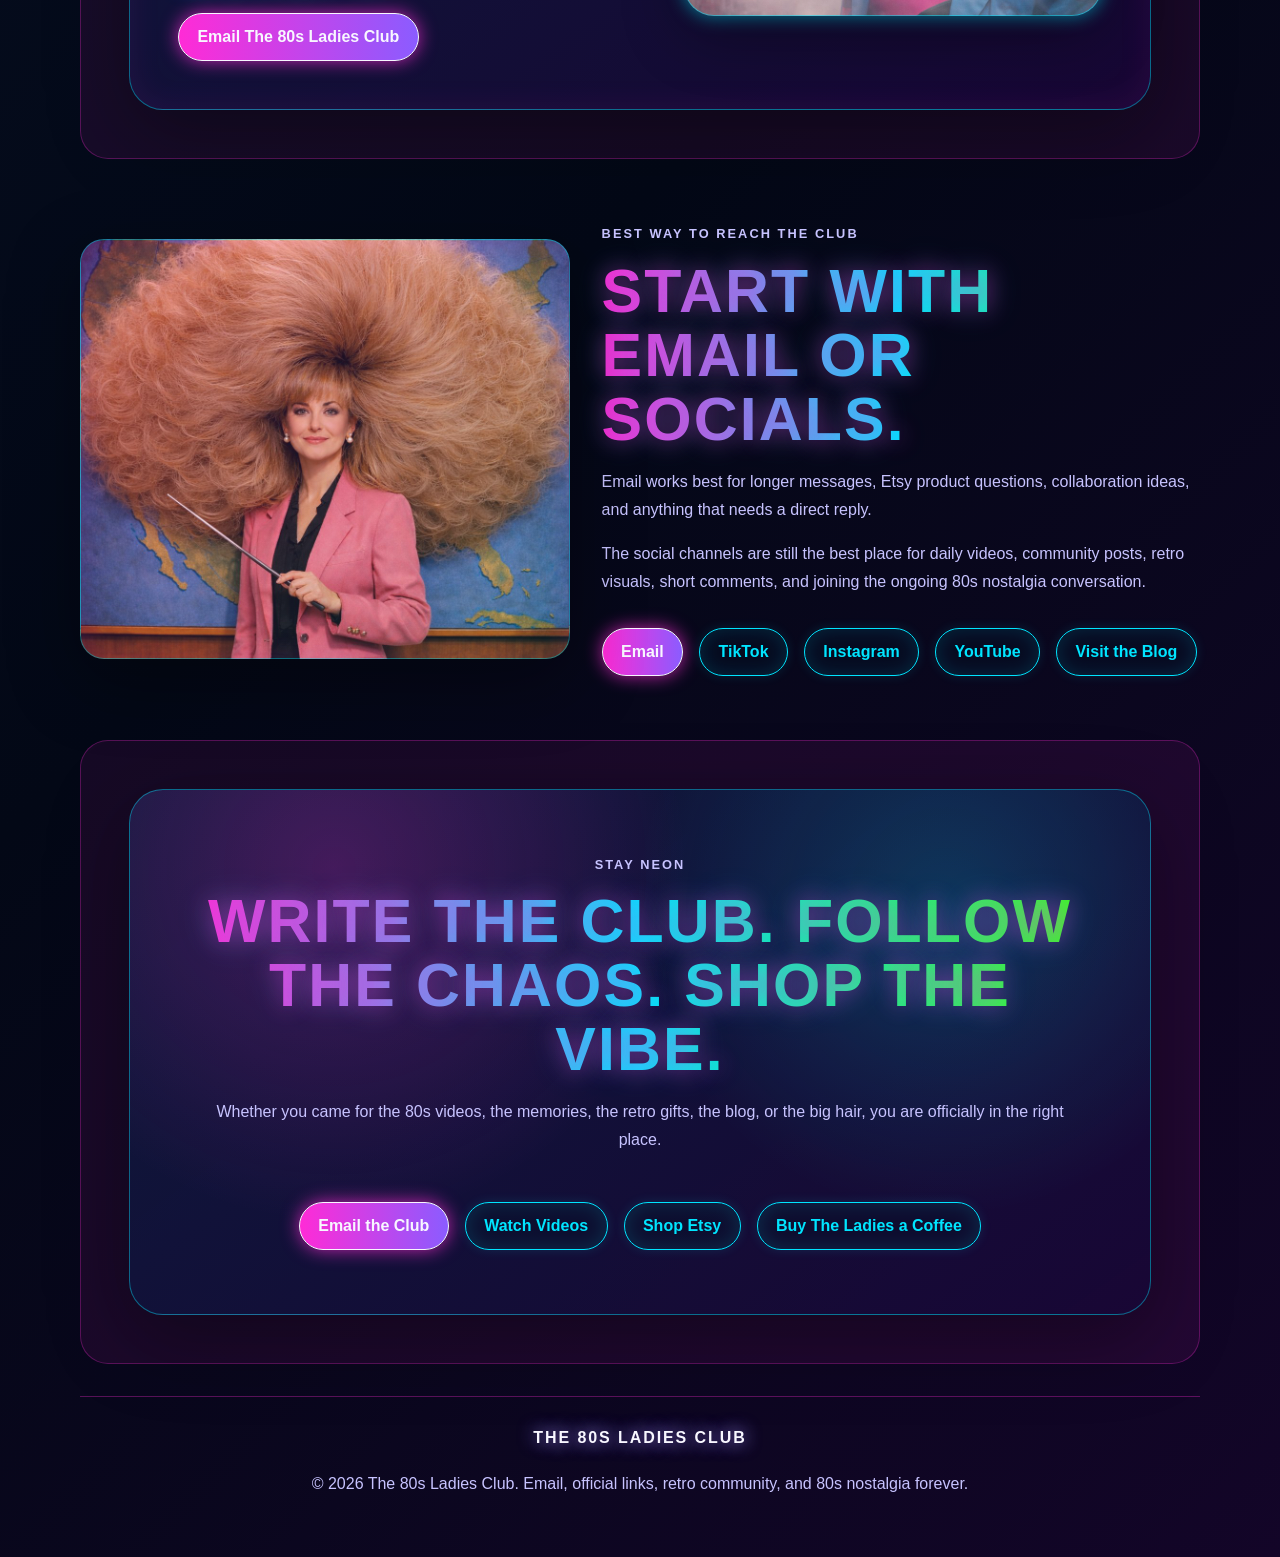
<file: contact.html>
<!DOCTYPE html>
<html lang="en">
<head>
  <meta charset="UTF-8" />
  <meta name="viewport" content="width=device-width, initial-scale=1.0" />
 <meta name="description" content="Contact The 80s Ladies Club by email or find official TikTok, Instagram, YouTube, Etsy, and support links for retro 80s nostalgia." />
  <meta name="keywords" content="contact The 80s Ladies Club, email The 80s Ladies Club, 80s Ladies Club links, 80s nostalgia community, retro community, 80s videos, 80s fashion community, retro gifts, Etsy retro shop, TikTok 80s Ladies, Instagram 80s Ladies, YouTube 80s nostalgia" />
  <meta name="author" content="The 80s Ladies Club" />
  <meta name="robots" content="index, follow" />
  <link rel="canonical" href="https://www.the80sladiesclub.com/contact.html" />
  <meta property="og:type" content="website" />
  <meta property="og:site_name" content="The 80s Ladies Club" />
  <meta property="og:title" content="Contact The 80s Ladies Club | Email & Official Links" />
  <meta property="og:description" content="Email The 80s Ladies Club or find the official TikTok, Instagram, YouTube, Etsy, and support links for the retro 80s nostalgia community." />
  <meta property="og:url" content="https://www.the80sladiesclub.com/contact.html" />
  <meta property="og:image" content="https://www.the80sladiesclub.com/images/v2-video-phone-cord-emergencies.jpg" />
  <meta name="twitter:card" content="summary_large_image" />
  <meta name="twitter:title" content="Contact The 80s Ladies Club | Email & Official Links" />
  <meta name="twitter:description" content="Email The 80s Ladies Club or find official links for TikTok, Instagram, YouTube, Etsy, videos, retro gifts, and community updates." />
  <meta name="twitter:image" content="https://www.the80sladiesclub.com/images/v2-video-phone-cord-emergencies.jpg" />
  <title>Contact The 80s Ladies Club | Email & Official Links</title>
  <link rel="stylesheet" href="css/style.css" />
  <link rel="icon" type="image/png" href="images/about-hairspray-profile.png" />
  <script type="application/ld+json">
    {"@context":"https://schema.org","@type":"ContactPage","name":"Contact The 80s Ladies Club","url":"https://www.the80sladiesclub.com/contact.html","description":"Official email, contact, and links page for The 80s Ladies Club, a retro 80s nostalgia community with TikTok, Instagram, YouTube, Etsy, videos, retro gifts, blog articles, and support links.","isPartOf":{"@type":"WebSite","name":"The 80s Ladies Club","url":"https://www.the80sladiesclub.com/"},"about":["80s nostalgia community","80s videos","retro gifts","80s fashion","big hair","neon fashion","Etsy retro shop","social media links"],"email":"ladyeighty86@gmail.com","sameAs":["https://www.tiktok.com/@the.80s.ladies","https://www.instagram.com/official80sladies","https://www.youtube.com/channel/UC9fSL5o2ANB6UnJM-C2evTA","https://the80sladies.etsy.com","https://www.buymeacoffee.com/the80sladies"]}
  </script>
  <style>
    .contact-page .page-hero {
      position: relative;
      overflow: hidden;
      min-height: 72vh;
      display: grid;
      align-items: center;
      background:
        radial-gradient(circle at 16% 18%, rgba(255, 43, 214, 0.32), transparent 34%),
        radial-gradient(circle at 86% 20%, rgba(0, 229, 255, 0.22), transparent 32%),
        radial-gradient(circle at 68% 88%, rgba(57, 255, 20, 0.12), transparent 24%),
        linear-gradient(135deg, #070817 0%, #21083c 50%, #061124 100%);
    }

    .contact-page .page-hero::before {
      content: "";
      position: absolute;
      inset: 0;
      background-image:
        linear-gradient(rgba(0, 229, 255, 0.08) 1px, transparent 1px),
        linear-gradient(90deg, rgba(255, 43, 214, 0.08) 1px, transparent 1px);
      background-size: 68px 68px;
      mask-image: linear-gradient(to bottom, rgba(0,0,0,0.72), transparent 82%);
      pointer-events: none;
    }

    .contact-hero-inner {
      position: relative;
      z-index: 1;
      display: grid;
      grid-template-columns: minmax(0, 0.9fr) minmax(320px, 0.82fr);
      gap: clamp(2.5rem, 6vw, 5.25rem);
      align-items: center;
      width: min(1180px, 92%);
      margin: 0 auto;
      padding: 6rem 0 4rem;
    }

    .contact-hero-copy {
      text-align: center;
      display: grid;
      justify-items: center;
      max-width: 690px;
      margin-inline: auto;
    }

    .contact-neon-headline,
    .neon-contact-heading {
      display: inline-block;
      background: linear-gradient(90deg, var(--pink), var(--cyan), var(--green));
      -webkit-background-clip: text;
      background-clip: text;
      color: transparent;
      text-shadow: 0 0 22px rgba(255, 43, 214, 0.45), 0 0 34px rgba(0, 229, 255, 0.28);
      text-transform: uppercase;
      letter-spacing: 0.035em;
    }

    .contact-neon-headline {
      font-size: clamp(2.7rem, 6.2vw, 5.8rem);
      line-height: 0.93;
      margin: 0 0 1.15rem;
      max-width: 720px;
    }

    .contact-hero-copy .eyebrow {
      font-size: clamp(1rem, 2.1vw, 1.45rem);
      letter-spacing: 0.2em;
      text-shadow: var(--shadow-green);
      margin-bottom: 1rem;
    }

    .contact-hero-copy .page-copy {
      max-width: 700px;
      margin-inline: auto;
      font-size: clamp(1.05rem, 2vw, 1.3rem);
    }

    .contact-hero-copy .button-row {
      display: grid;
      grid-template-columns: repeat(2, minmax(0, 240px));
      gap: 1rem;
      justify-content: center;
      align-items: center;
      margin-top: 1.35rem;
    }

    .contact-hero-copy .button-row .btn {
      width: 100%;
      justify-content: center;
      text-align: center;
    }

    .contact-hero-image {
      min-height: 520px;
      border-radius: 34px;
      border: 1px solid rgba(0, 229, 255, 0.65);
      background-image: linear-gradient(135deg, rgba(255,43,214,.18), rgba(0,229,255,.12)), url('images/v2-video-phone-cord-emergencies.jpg');
      background-size: cover;
      background-position: center 24%;
      box-shadow: 0 26px 80px rgba(0,0,0,0.5), var(--shadow-cyan);
      position: relative;
      overflow: hidden;
    }

    .contact-hero-image::after {
      content: "CALL THE CLUB";
      position: absolute;
      left: 1.2rem;
      bottom: 1.2rem;
      padding: 0.55rem 0.9rem;
      border-radius: 999px;
      background: rgba(7, 8, 23, 0.8);
      border: 1px solid rgba(255, 43, 214, 0.62);
      color: var(--white);
      font-weight: 900;
      letter-spacing: 0.12em;
      font-size: 0.78rem;
      box-shadow: var(--shadow-pink);
    }

    .email-contact-panel {
      display: grid;
      grid-template-columns: minmax(0, 0.9fr) minmax(300px, 0.82fr);
      gap: clamp(1.5rem, 4vw, 3rem);
      align-items: center;
      padding: clamp(1.7rem, 4vw, 3rem);
      border-radius: 34px;
      background:
        radial-gradient(circle at 18% 16%, rgba(255,43,214,.22), transparent 38%),
        radial-gradient(circle at 82% 20%, rgba(0,229,255,.18), transparent 34%),
        linear-gradient(145deg, rgba(13, 27, 61, 0.94), rgba(24, 7, 54, 0.9));
      border: 1px solid rgba(0, 229, 255, 0.42);
      box-shadow: 0 22px 80px rgba(0,0,0,0.36), inset 0 0 34px rgba(255,43,214,0.08);
    }

    .email-contact-panel .button-row {
      justify-content: flex-start;
      margin-top: 1.25rem;
    }

    .email-address-line {
      display: inline-block;
      margin-top: 0.85rem;
      color: var(--cyan);
      font-weight: 900;
      letter-spacing: 0.04em;
      text-shadow: var(--shadow-cyan);
    }

    .email-contact-image {
      min-height: 390px;
      border-radius: 30px;
      border: 1px solid rgba(0, 229, 255, 0.48);
      background-image: linear-gradient(135deg, rgba(255, 43, 214, 0.18), rgba(0, 229, 255, 0.12)), url('images/v2-blog-hairspray-cloud.jpg');
      background-size: cover;
      background-position: center 24%;
      box-shadow: 0 18px 60px rgba(0,0,0,0.35), var(--shadow-cyan);
    }

    .contact-final-panel {
      text-align: center;
      display: grid;
      justify-items: center;
      padding: clamp(2rem, 5vw, 4rem);
      border-radius: 34px;
      background:
        radial-gradient(circle at 20% 15%, rgba(255,43,214,.22), transparent 38%),
        radial-gradient(circle at 80% 22%, rgba(0,229,255,.18), transparent 34%),
        linear-gradient(145deg, rgba(13, 27, 61, 0.94), rgba(24, 7, 54, 0.9));
      border: 1px solid rgba(0, 229, 255, 0.42);
      box-shadow: 0 22px 80px rgba(0,0,0,0.36);
    }

    .contact-final-panel .button-row {
      justify-content: center;
    }

    @media (max-width: 940px) {
      .contact-hero-inner,
      .email-contact-panel {
        grid-template-columns: 1fr;
      }

      .contact-hero-image {
        min-height: 430px;
        order: -1;
      }

      .email-contact-image {
        min-height: 360px;
        order: -1;
      }

      .email-contact-panel .button-row {
        justify-content: center;
      }
    }

    @media (max-width: 560px) {
      .contact-hero-image {
        min-height: 360px;
      }

      .contact-hero-copy .button-row {
        grid-template-columns: 1fr;
      }
    }
  </style>
</head>
<body class="contact-page">
  <header class="site-header">
    <a class="brand" href="index.html" aria-label="The 80s Ladies Club home"><span class="brand-mark">80s</span><span class="brand-text">The 80s Ladies Club</span></a>
    <button class="nav-toggle" aria-expanded="false" aria-controls="site-nav">☰</button>
    <nav id="site-nav" class="site-nav" aria-label="Main navigation">
      <a href="index.html">Home</a>
      <a href="shop.html">Shop</a>
      <a href="videos.html">Videos</a>
      <a href="blog.html">Blog</a>
      <a href="about.html">About</a>
      <a class="active" href="contact.html">Contact</a>
    </nav>
  </header>

  <main>
    <section class="page-hero" aria-label="Contact The 80s Ladies Club and find official links">
      <div class="contact-hero-inner">
        <div class="contact-hero-copy">
          <p class="eyebrow">Contact the Club</p>
          <h1 class="contact-neon-headline">Send a Message From the Mall Payphone.</h1>
          <p class="page-copy">Looking for the official 80s Ladies Club links? This is the neon front desk for the retro community: email, videos, socials, Etsy products, support links, and every place the big-hair chaos lives online.</p>
          <div class="button-row">
            <a class="btn primary" href="mailto:ladyeighty86@gmail.com">Email the Club</a>
            <a class="btn secondary" href="https://www.instagram.com/official80sladies">Follow Instagram</a>
            <a class="btn secondary" href="https://www.tiktok.com/@the.80s.ladies">Visit TikTok</a>
            <a class="btn secondary" href="https://www.youtube.com/channel/UC9fSL5o2ANB6UnJM-C2evTA">Visit YouTube</a>
          </div>
        </div>
        <div class="contact-hero-image" aria-label="80s lady tangled in a phone cord for The 80s Ladies Club contact page"></div>
      </div>
    </section>

    <section class="content-section alt-section">
      <div class="email-contact-panel">
        <div>
          <p class="eyebrow">Email The 80s Ladies Club</p>
          <h2 class="neon-contact-heading">Write the club.</h2>
          <p>Have a question, a product idea, a favorite 80s memory, a video suggestion, or something you would like to share with The 80s Ladies Club? Email is the best place for messages that need more than a comment.</p>
          <p>For Etsy product questions, collaboration ideas, blog ideas, or anything related to the 80s Ladies brand, send a message here:</p>
          <span class="email-address-line">ladyeighty86@gmail.com</span>
          <div class="button-row">
            <a class="btn primary" href="mailto:ladyeighty86@gmail.com">Email The 80s Ladies Club</a>
          </div>
        </div>
        <div class="email-contact-image" aria-label="The 80s Ladies Club email and retro message artwork"></div>
      </div>
    </section>

    <section class="content-section">
      <div class="feature-split">
        <div class="image-slot" style="min-height: 420px; background-image: linear-gradient(135deg, rgba(255, 43, 214, 0.18), rgba(0, 229, 255, 0.12)), url('images/v2-blog-mega-hair-map.jpg'); background-size: cover; background-position: center 24%;" aria-label="The 80s Ladies Club retro memory map and big hair community artwork"></div>
        <div>
          <p class="eyebrow">Best Way to Reach the Club</p>
          <h2 class="neon-contact-heading">Start with email or socials.</h2>
          <p>Email works best for longer messages, Etsy product questions, collaboration ideas, and anything that needs a direct reply.</p>
          <p>The social channels are still the best place for daily videos, community posts, retro visuals, short comments, and joining the ongoing 80s nostalgia conversation.</p>
          <div class="button-row">
            <a class="btn primary" href="mailto:ladyeighty86@gmail.com">Email</a>
            <a class="btn secondary" href="https://www.tiktok.com/@the.80s.ladies">TikTok</a>
            <a class="btn secondary" href="https://www.instagram.com/official80sladies">Instagram</a>
            <a class="btn secondary" href="https://www.youtube.com/channel/UC9fSL5o2ANB6UnJM-C2evTA">YouTube</a>
            <a class="btn secondary" href="blog.html">Visit the Blog</a>
          </div>
        </div>
      </div>
    </section>

    <section class="content-section alt-section">
      <div class="contact-final-panel">
        <p class="eyebrow">Stay Neon</p>
        <h2 class="neon-contact-heading">Write the club. Follow the chaos. Shop the vibe.</h2>
        <p>Whether you came for the 80s videos, the memories, the retro gifts, the blog, or the big hair, you are officially in the right place.</p>
        <div class="button-row">
          <a class="btn primary" href="mailto:ladyeighty86@gmail.com">Email the Club</a>
          <a class="btn secondary" href="videos.html">Watch Videos</a>
          <a class="btn secondary" href="https://the80sladies.etsy.com">Shop Etsy</a>
          <a class="btn secondary" href="https://www.buymeacoffee.com/the80sladies">Buy The Ladies a Coffee</a>
        </div>
      </div>
    </section>
  </main>

  <footer class="site-footer upgraded-footer">
    <div class="footer-logo">The 80s Ladies Club</div>
    <p>© <span id="year"></span> The 80s Ladies Club. Email, official links, retro community, and 80s nostalgia forever.</p>
  </footer>

  <script src="js/script.js"></script>
</body>
</html>
</file>
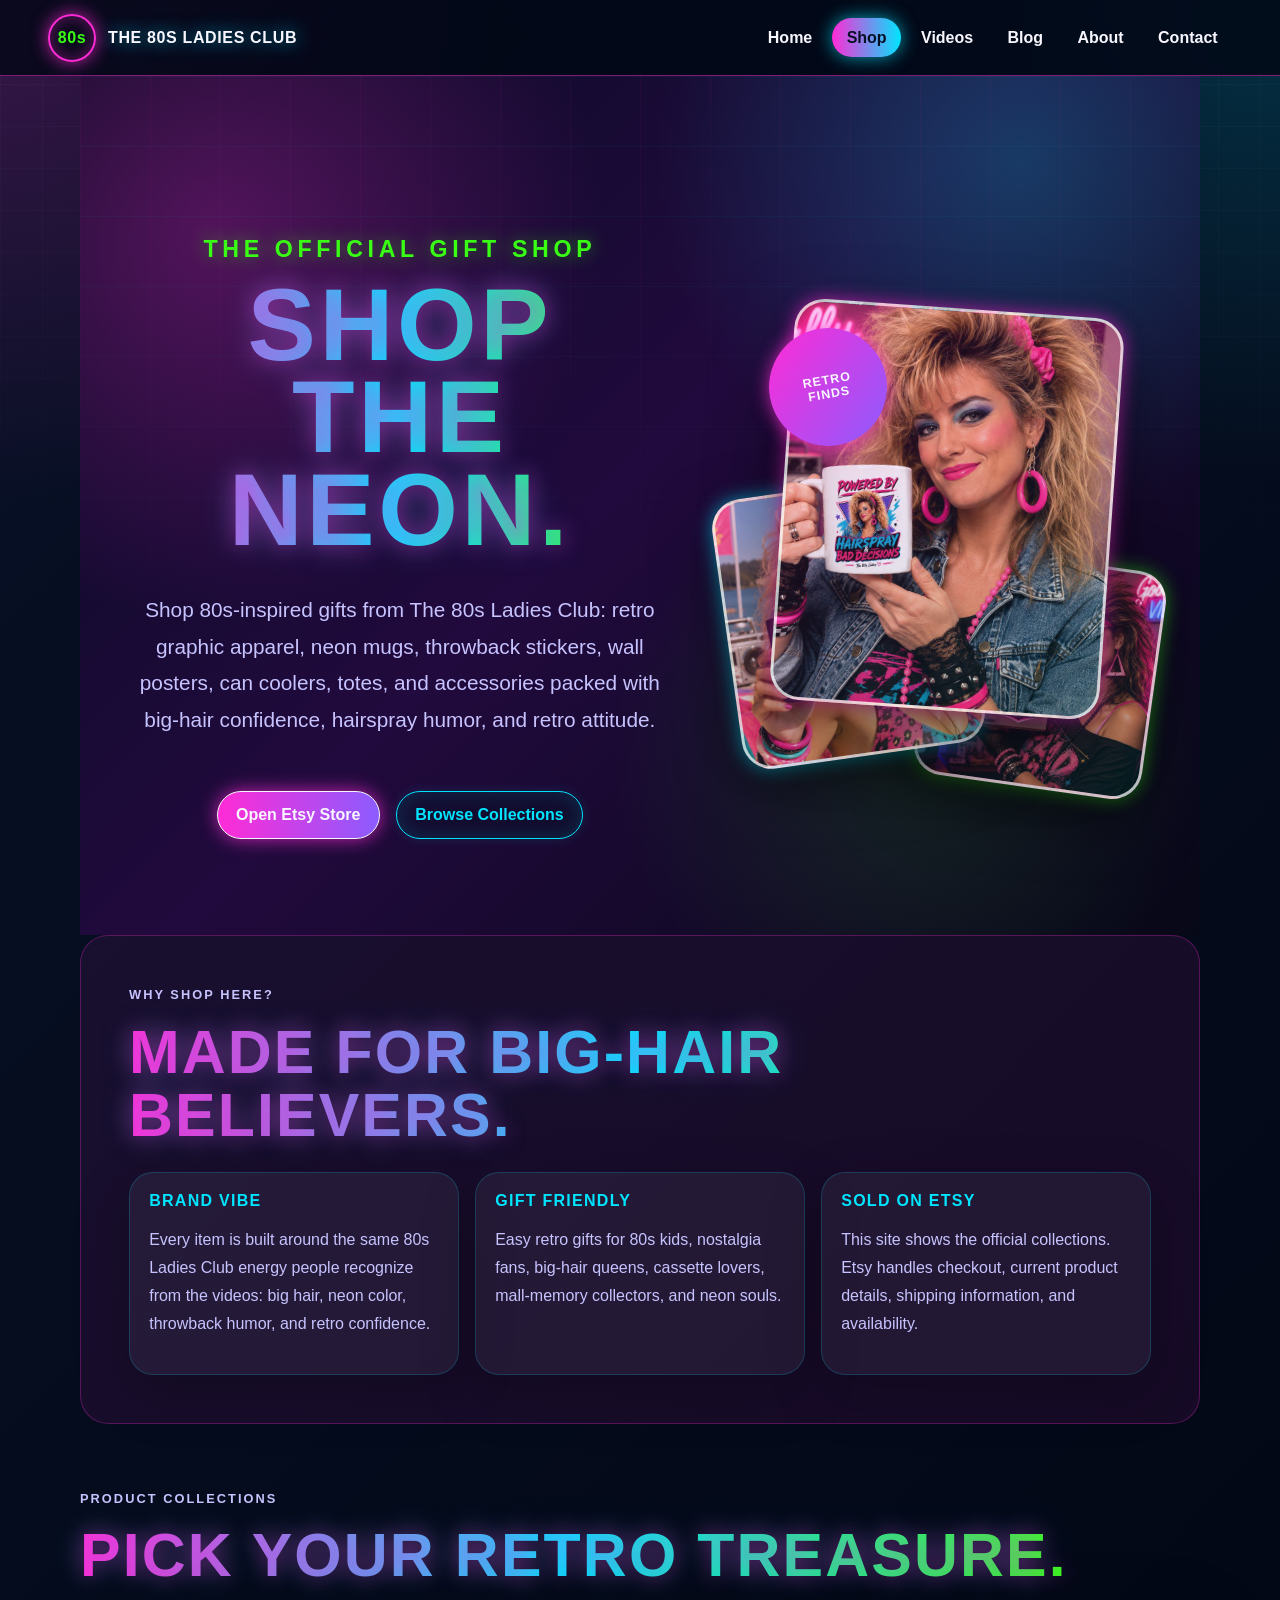
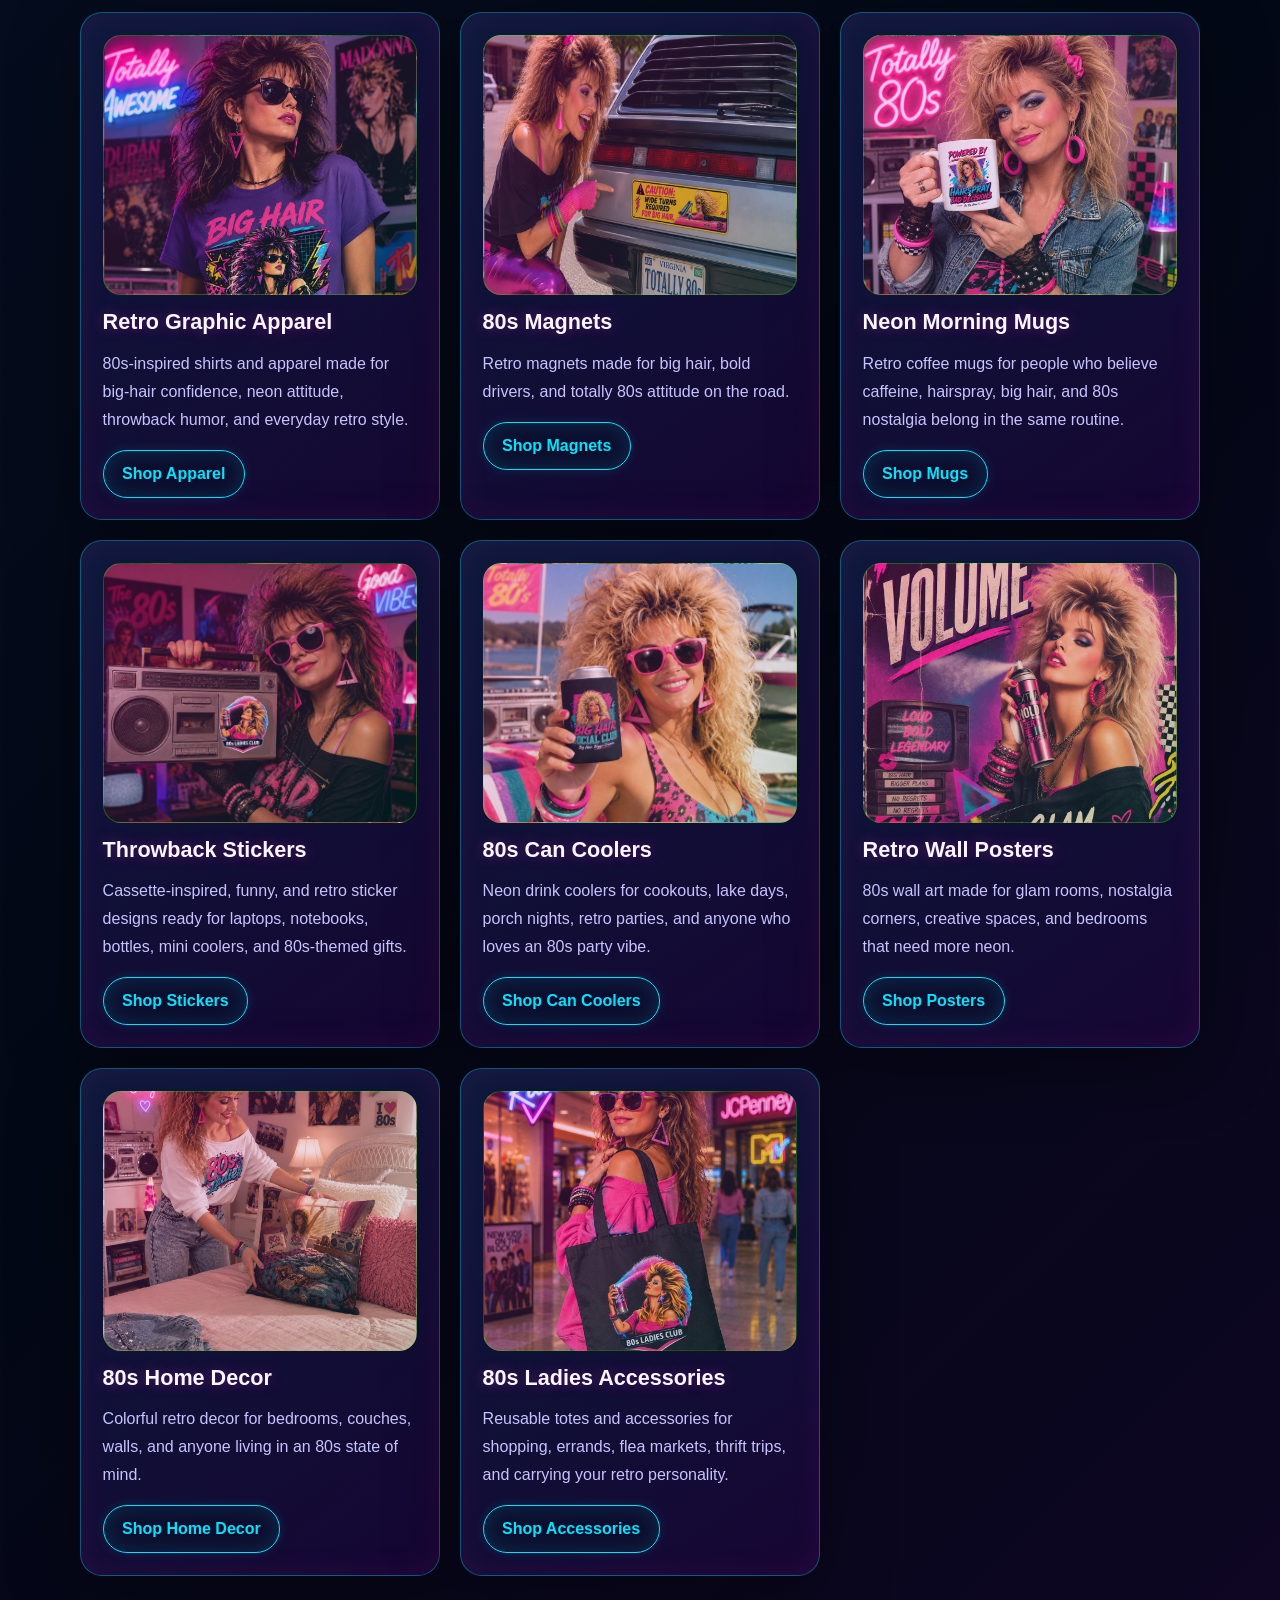
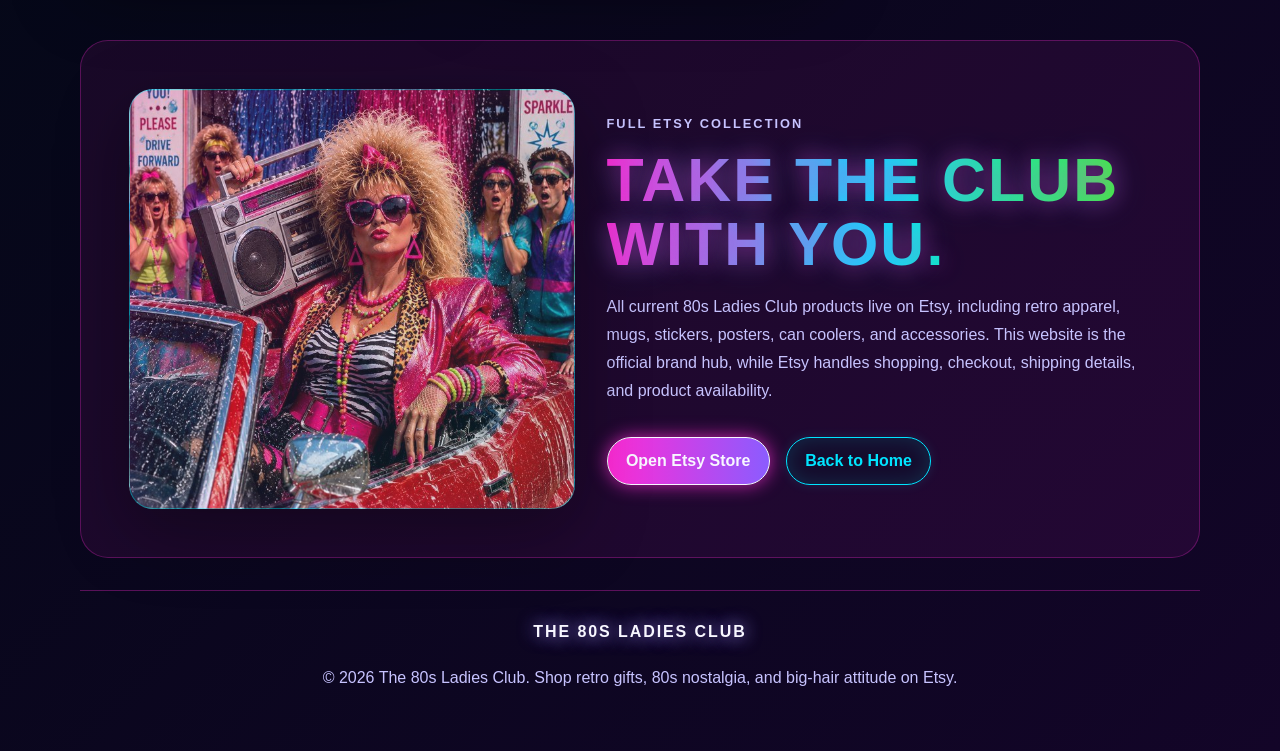
<file: shop.html>
<!DOCTYPE html>
<html lang="en">
<head>
  <meta charset="UTF-8" />
  <meta name="viewport" content="width=device-width, initial-scale=1.0" />
  <meta name="description" content="Shop The 80s Ladies Club for 80s-inspired gifts, retro graphic apparel, neon mugs, throwback stickers, wall posters, can coolers, totes, and accessories on Etsy." />
  <meta name="keywords" content="80s gifts, retro gifts, 80s shirts, 80s mugs, retro stickers, 80s posters, can coolers, 80s accessories, 80s nostalgia gifts, neon gifts, big hair gifts, Etsy retro shop, The 80s Ladies Club shop" />
  <meta name="author" content="The 80s Ladies Club" />
  <meta name="robots" content="index, follow" />
  <link rel="canonical" href="https://www.the80sladiesclub.com/shop.html" />
  <meta property="og:type" content="website" />
  <meta property="og:site_name" content="The 80s Ladies Club" />
  <meta property="og:title" content="80s-Inspired Retro Gifts | The 80s Ladies Club Shop" />
  <meta property="og:description" content="Browse 80s-inspired apparel, mugs, stickers, posters, can coolers, totes, and accessories from The 80s Ladies Club on Etsy." />
  <meta property="og:url" content="https://www.the80sladiesclub.com/shop.html" />
  <meta property="og:image" content="https://www.the80sladiesclub.com/images/v2-accessories-tote-mall.jpg" />
  <meta name="twitter:card" content="summary_large_image" />
  <meta name="twitter:title" content="80s-Inspired Retro Gifts | The 80s Ladies Club Shop" />
  <meta name="twitter:description" content="Retro graphic apparel, neon mugs, throwback stickers, posters, can coolers, totes, and accessories for 80s nostalgia fans." />
  <meta name="twitter:image" content="https://www.the80sladiesclub.com/images/v2-accessories-tote-mall.jpg" />
  <title>80s-Inspired Retro Gifts | The 80s Ladies Club Shop</title>
  <link rel="stylesheet" href="css/style.css" />
  <link rel="icon" type="image/png" href="images/about-hairspray-profile.png" />
  <script type="application/ld+json">
    {"@context":"https://schema.org","@type":"CollectionPage","name":"The 80s Ladies Club Shop","url":"https://www.the80sladiesclub.com/shop.html","description":"The official 80s Ladies Club shop page for 80s-inspired gifts, retro graphic apparel, neon mugs, throwback stickers, wall posters, can coolers, totes, and accessories sold through Etsy.","isPartOf":{"@type":"WebSite","name":"The 80s Ladies Club","url":"https://www.the80sladiesclub.com/"},"about":["80s gifts","retro gifts","80s nostalgia","big hair","neon fashion","Etsy retro shop"],"sameAs":["https://the80sladies.etsy.com","https://www.tiktok.com/@the.80s.ladies","https://www.instagram.com/official80sladies","https://www.youtube.com/channel/UC9fSL5o2ANB6UnJM-C2evTA"]}
  </script>
  <style>
    .shop-page .page-hero {position: relative; overflow: hidden; min-height: 70vh; display: grid; align-items: center; background: radial-gradient(circle at 12% 18%, rgba(255, 43, 214, 0.28), transparent 32%), radial-gradient(circle at 84% 10%, rgba(0, 229, 255, 0.22), transparent 30%), radial-gradient(circle at 74% 78%, rgba(57, 255, 20, 0.12), transparent 28%), linear-gradient(135deg, #090b24 0%, #210a3d 48%, #070817 100%);}
    .shop-page .page-hero::before {content: ""; position: absolute; inset: 0; background-image: linear-gradient(rgba(0, 229, 255, 0.08) 1px, transparent 1px), linear-gradient(90deg, rgba(255, 43, 214, 0.08) 1px, transparent 1px); background-size: 70px 70px; mask-image: linear-gradient(to bottom, rgba(0,0,0,0.65), transparent 78%); pointer-events: none;}
    .shop-hero-inner {position: relative; z-index: 1; display: grid; grid-template-columns: minmax(0, 1fr) minmax(280px, 0.78fr); gap: clamp(1.5rem, 4vw, 3.5rem); align-items: center; width: min(1180px, 92%); margin: 0 auto; padding: 6rem 0 4rem;}
    .shop-hero-copy {text-align: left;}
    .shop-neon-headline, .neon-shop-heading {display: inline-block; background: linear-gradient(90deg, var(--pink), var(--cyan), var(--green)); -webkit-background-clip: text; background-clip: text; color: transparent; text-shadow: 0 0 22px rgba(255, 43, 214, 0.45), 0 0 34px rgba(0, 229, 255, 0.28); text-transform: uppercase; letter-spacing: 0.035em;}
    .shop-neon-headline {font-size: clamp(3rem, 8vw, 7rem); line-height: 0.9; margin: 0 0 1rem;}
    .shop-hero-copy .page-copy {max-width: 720px; margin-left: 0; font-size: clamp(1.05rem, 2vw, 1.3rem);}
    .shop-hero-showcase {position: relative; min-height: 500px;}
    .shop-feature-image {position: absolute; border-radius: 30px; border: 3px solid rgba(255, 255, 255, 0.72); background-size: cover; background-position: center; box-shadow: 0 26px 70px rgba(0, 0, 0, 0.55), var(--shadow-pink);}
    .shop-feature-image.main {inset: 4% 10% auto auto; width: min(330px, 78vw); aspect-ratio: 0.82; background-image: linear-gradient(135deg, rgba(255,43,214,.14), rgba(0,229,255,.10)), url('images/v2-mug-hairspray-bad-decisions.jpg'); z-index: 3; transform: rotate(4deg);}
    .shop-feature-image.side-one {left: 0; bottom: 6%; width: min(245px, 50vw); aspect-ratio: 0.9; background-image: linear-gradient(135deg, rgba(255,43,214,.16), rgba(0,229,255,.12)), url('images/v2-can-cooler-lake.jpg'); z-index: 2; transform: rotate(-8deg); box-shadow: 0 22px 60px rgba(0, 0, 0, 0.5), var(--shadow-cyan);}
    .shop-feature-image.side-two {right: 0; bottom: 0; width: min(230px, 46vw); aspect-ratio: 1; background-image: linear-gradient(135deg, rgba(255,43,214,.16), rgba(0,229,255,.12)), url('images/v2-sticker-boombox.jpg'); z-index: 1; transform: rotate(8deg); box-shadow: 0 22px 60px rgba(0, 0, 0, 0.5), var(--shadow-green);}
    .shop-badge {position: absolute; left: 10%; top: 8%; z-index: 4; width: 118px; height: 118px; border-radius: 50%; display: grid; place-items: center; text-align: center; padding: 0.85rem; background: linear-gradient(135deg, var(--pink), var(--purple)); color: var(--white); font-weight: 900; text-transform: uppercase; letter-spacing: 0.08em; font-size: 0.78rem; box-shadow: var(--shadow-pink); transform: rotate(-10deg);}
    .shop-intro-strip {display: grid; grid-template-columns: repeat(3, 1fr); gap: 1rem; margin-top: 1.5rem;}
    .shop-mini-card {padding: 1.2rem; border-radius: 24px; background: rgba(255, 255, 255, 0.055); border: 1px solid rgba(0, 229, 255, 0.18); box-shadow: 0 18px 55px rgba(0, 0, 0, 0.24);}
    .shop-mini-card strong {display: block; color: var(--cyan); margin-bottom: 0.35rem; text-transform: uppercase; letter-spacing: 0.08em;}
    .shop-category-grid {display: grid; grid-template-columns: repeat(3, minmax(0, 1fr)); gap: 1.25rem;}
    .shop-category-card .product-image {min-height: 260px;}
    .shop-category-card h3 {color: var(--white); text-shadow: 0 0 14px rgba(255, 43, 214, 0.35);}
    @media (max-width: 940px) {.shop-hero-inner {grid-template-columns: 1fr; text-align: center;} .shop-hero-copy {text-align: center;} .shop-hero-copy .page-copy {margin-inline: auto;} .shop-hero-showcase {min-height: 430px;} .shop-intro-strip, .shop-category-grid {grid-template-columns: 1fr;}}
    @media (max-width: 560px) {.shop-hero-showcase {min-height: 360px;} .shop-feature-image.main {width: 240px; right: 8%;} .shop-feature-image.side-one, .shop-feature-image.side-two {width: 165px;} .shop-badge {width: 90px; height: 90px; font-size: 0.62rem;}}
  </style>
</head>
<body class="shop-page">
  <header class="site-header"><a class="brand" href="index.html" aria-label="The 80s Ladies Club home"><span class="brand-mark">80s</span><span class="brand-text">The 80s Ladies Club</span></a><button class="nav-toggle" aria-expanded="false" aria-controls="site-nav">☰</button><nav id="site-nav" class="site-nav" aria-label="Main navigation"><a href="index.html">Home</a><a class="active" href="shop.html">Shop</a><a href="videos.html">Videos</a><a href="blog.html">Blog</a><a href="about.html">About</a><a href="contact.html">Contact</a></nav></header>
  <main>
    <section class="page-hero" aria-label="The 80s Ladies Club official retro gift shop"><div class="shop-hero-inner"><div class="shop-hero-copy"><p class="eyebrow">The Official Gift Shop</p><h1 class="shop-neon-headline">Shop the Neon.</h1><p class="page-copy">Shop 80s-inspired gifts from The 80s Ladies Club: retro graphic apparel, neon mugs, throwback stickers, wall posters, can coolers, totes, and accessories packed with big-hair confidence, hairspray humor, and retro attitude.</p><div class="button-row"><a class="btn primary" href="https://the80sladies.etsy.com">Open Etsy Store</a><a class="btn secondary" href="#collections">Browse Collections</a></div></div><div class="shop-hero-showcase" aria-label="Featured 80s Ladies Club retro gifts including mugs, can coolers, and stickers"><div class="shop-badge">Retro Finds</div><div class="shop-feature-image main" aria-label="The 80s Ladies Club neon mug gift"></div><div class="shop-feature-image side-one" aria-label="The 80s Ladies Club 80s can cooler"></div><div class="shop-feature-image side-two" aria-label="The 80s Ladies Club boombox sticker"></div></div></div></section>
    <section class="content-section alt-section"><div class="section-heading"><p class="eyebrow">Why Shop Here?</p><h2 class="neon-shop-heading">Made for big-hair believers.</h2></div><div class="shop-intro-strip"><div class="shop-mini-card"><strong>Brand Vibe</strong><p>Every item is built around the same 80s Ladies Club energy people recognize from the videos: big hair, neon color, throwback humor, and retro confidence.</p></div><div class="shop-mini-card"><strong>Gift Friendly</strong><p>Easy retro gifts for 80s kids, nostalgia fans, big-hair queens, cassette lovers, mall-memory collectors, and neon souls.</p></div><div class="shop-mini-card"><strong>Sold on Etsy</strong><p>This site shows the official collections. Etsy handles checkout, current product details, shipping information, and availability.</p></div></div></section>
    <section id="collections" class="content-section"><div class="section-heading"><p class="eyebrow">Product Collections</p><h2 class="neon-shop-heading">Pick your retro treasure.</h2></div><div class="shop-category-grid">
        <article class="product-card shop-category-card"><div class="product-image" style="background-image: linear-gradient(135deg, rgba(255, 43, 214, 0.22), rgba(0, 229, 255, 0.12)), url('images/shop-big-hair-shirt.png'); background-size: cover; background-position: center top;" aria-label="80s Ladies Club retro graphic apparel and big hair shirt"></div><h3>Retro Graphic Apparel</h3><p>80s-inspired shirts and apparel made for big-hair confidence, neon attitude, throwback humor, and everyday retro style.</p><a class="btn secondary" href="https://www.etsy.com/shop/the80sladies/?etsrc=sdt&section_id=59007457">Shop Apparel</a></article>
        <article class="product-card shop-category-card"><div class="product-image" style="background-image: linear-gradient(135deg, rgba(255, 43, 214, 0.22), rgba(0, 229, 255, 0.12)), url('images/80s_wide_turns_mockup_2048x2048.png'); background-size: cover; background-position: center;" aria-label="80s Ladies Club retro magnet collection"></div><h3>80s Magnets</h3><p>Retro magnets made for big hair, bold drivers, and totally 80s attitude on the road.</p><a class="btn secondary" href="https://www.etsy.com/shop/the80sladies/?etsrc=sdt&section_id=59305709">Shop Magnets</a></article>
        <article class="product-card shop-category-card"><div class="product-image" style="background-image: linear-gradient(135deg, rgba(255, 43, 214, 0.22), rgba(0, 229, 255, 0.12)), url('images/v2-mug-hairspray-bad-decisions.jpg'); background-size: cover; background-position: center;" aria-label="80s Ladies Club neon coffee mug"></div><h3>Neon Morning Mugs</h3><p>Retro coffee mugs for people who believe caffeine, hairspray, big hair, and 80s nostalgia belong in the same routine.</p><a class="btn secondary" href="https://www.etsy.com/shop/the80sladies/?etsrc=sdt&section_id=58990802">Shop Mugs</a></article>
        <article class="product-card shop-category-card"><div class="product-image" style="background-image: linear-gradient(135deg, rgba(255, 43, 214, 0.22), rgba(0, 229, 255, 0.12)), url('images/v2-sticker-boombox.jpg'); background-size: cover; background-position: center;" aria-label="80s Ladies Club boombox retro sticker"></div><h3>Throwback Stickers</h3><p>Cassette-inspired, funny, and retro sticker designs ready for laptops, notebooks, bottles, mini coolers, and 80s-themed gifts.</p><a class="btn secondary" href="https://www.etsy.com/shop/the80sladies/?etsrc=sdt&section_id=58990800">Shop Stickers</a></article>
        <article class="product-card shop-category-card"><div class="product-image" style="background-image: linear-gradient(135deg, rgba(255, 43, 214, 0.22), rgba(0, 229, 255, 0.12)), url('images/v2-can-cooler-lake.jpg'); background-size: cover; background-position: center;" aria-label="80s Ladies Club neon can cooler"></div><h3>80s Can Coolers</h3><p>Neon drink coolers for cookouts, lake days, porch nights, retro parties, and anyone who loves an 80s party vibe.</p><a class="btn secondary" href="https://www.etsy.com/shop/the80sladies/?etsrc=sdt&section_id=59038197">Shop Can Coolers</a></article>
        <article class="product-card shop-category-card"><div class="product-image" style="background-image: linear-gradient(135deg, rgba(255, 43, 214, 0.22), rgba(0, 229, 255, 0.12)), url('images/max-volume-poster.png'); background-size: cover; background-position: center;" aria-label="80s Ladies Club retro wall poster"></div><h3>Retro Wall Posters</h3><p>80s wall art made for glam rooms, nostalgia corners, creative spaces, and bedrooms that need more neon.</p><a class="btn secondary" href="https://www.etsy.com/shop/the80sladies/?etsrc=sdt&section_id=59036339">Shop Posters</a></article>
        <article class="product-card shop-category-card"><div class="product-image" style="background-image: linear-gradient(135deg, rgba(255, 43, 214, 0.22), rgba(0, 229, 255, 0.12)), url('images/ChatGPT%20Image%20Jul%207%2C%202026%2C%2006_31_30%20PM.png'); background-size: cover; background-position: center;" aria-label="80s Ladies Club retro home decor collection"></div><h3>80s Home Decor</h3><p>Colorful retro decor for bedrooms, couches, walls, and anyone living in an 80s state of mind.</p><a class="btn secondary" href="https://www.etsy.com/shop/the80sladies/?etsrc=sdt&section_id=59305553">Shop Home Decor</a></article>
        <article class="product-card shop-category-card"><div class="product-image" style="background-image: linear-gradient(135deg, rgba(255, 43, 214, 0.22), rgba(0, 229, 255, 0.12)), url('images/club-logo.png'); background-size: contain; background-repeat: no-repeat; background-position: center;" aria-label="80s Ladies Club tote bags and retro accessories"></div><h3>80s Ladies Accessories</h3><p>Reusable totes and accessories for shopping, errands, flea markets, thrift trips, and carrying your retro personality.</p><a class="btn secondary" href="https://www.etsy.com/shop/the80sladies/?etsrc=sdt&section_id=59007461">Shop Accessories</a></article>
      </div></section>
    <section class="content-section alt-section"><div class="feature-split"><div class="image-slot" style="min-height: 420px; background-image: linear-gradient(135deg, rgba(255, 43, 214, 0.16), rgba(0, 229, 255, 0.12)), url('images/v2-car-wash-boombox.jpg'); background-size: cover; background-position: center;" aria-label="80s Ladies Club boombox and retro nostalgia artwork"></div><div><p class="eyebrow">Full Etsy Collection</p><h2 class="neon-shop-heading">Take the club with you.</h2><p>All current 80s Ladies Club products live on Etsy, including retro apparel, mugs, stickers, posters, can coolers, and accessories. This website is the official brand hub, while Etsy handles shopping, checkout, shipping details, and product availability.</p><div class="button-row"><a class="btn primary" href="https://the80sladies.etsy.com">Open Etsy Store</a><a class="btn secondary" href="index.html">Back to Home</a></div></div></div></section>
  </main>
  <footer class="site-footer upgraded-footer"><div class="footer-logo">The 80s Ladies Club</div><p>© <span id="year"></span> The 80s Ladies Club. Shop retro gifts, 80s nostalgia, and big-hair attitude on Etsy.</p></footer>
  <script src="js/script.js"></script>
</body>
</html>
</file>
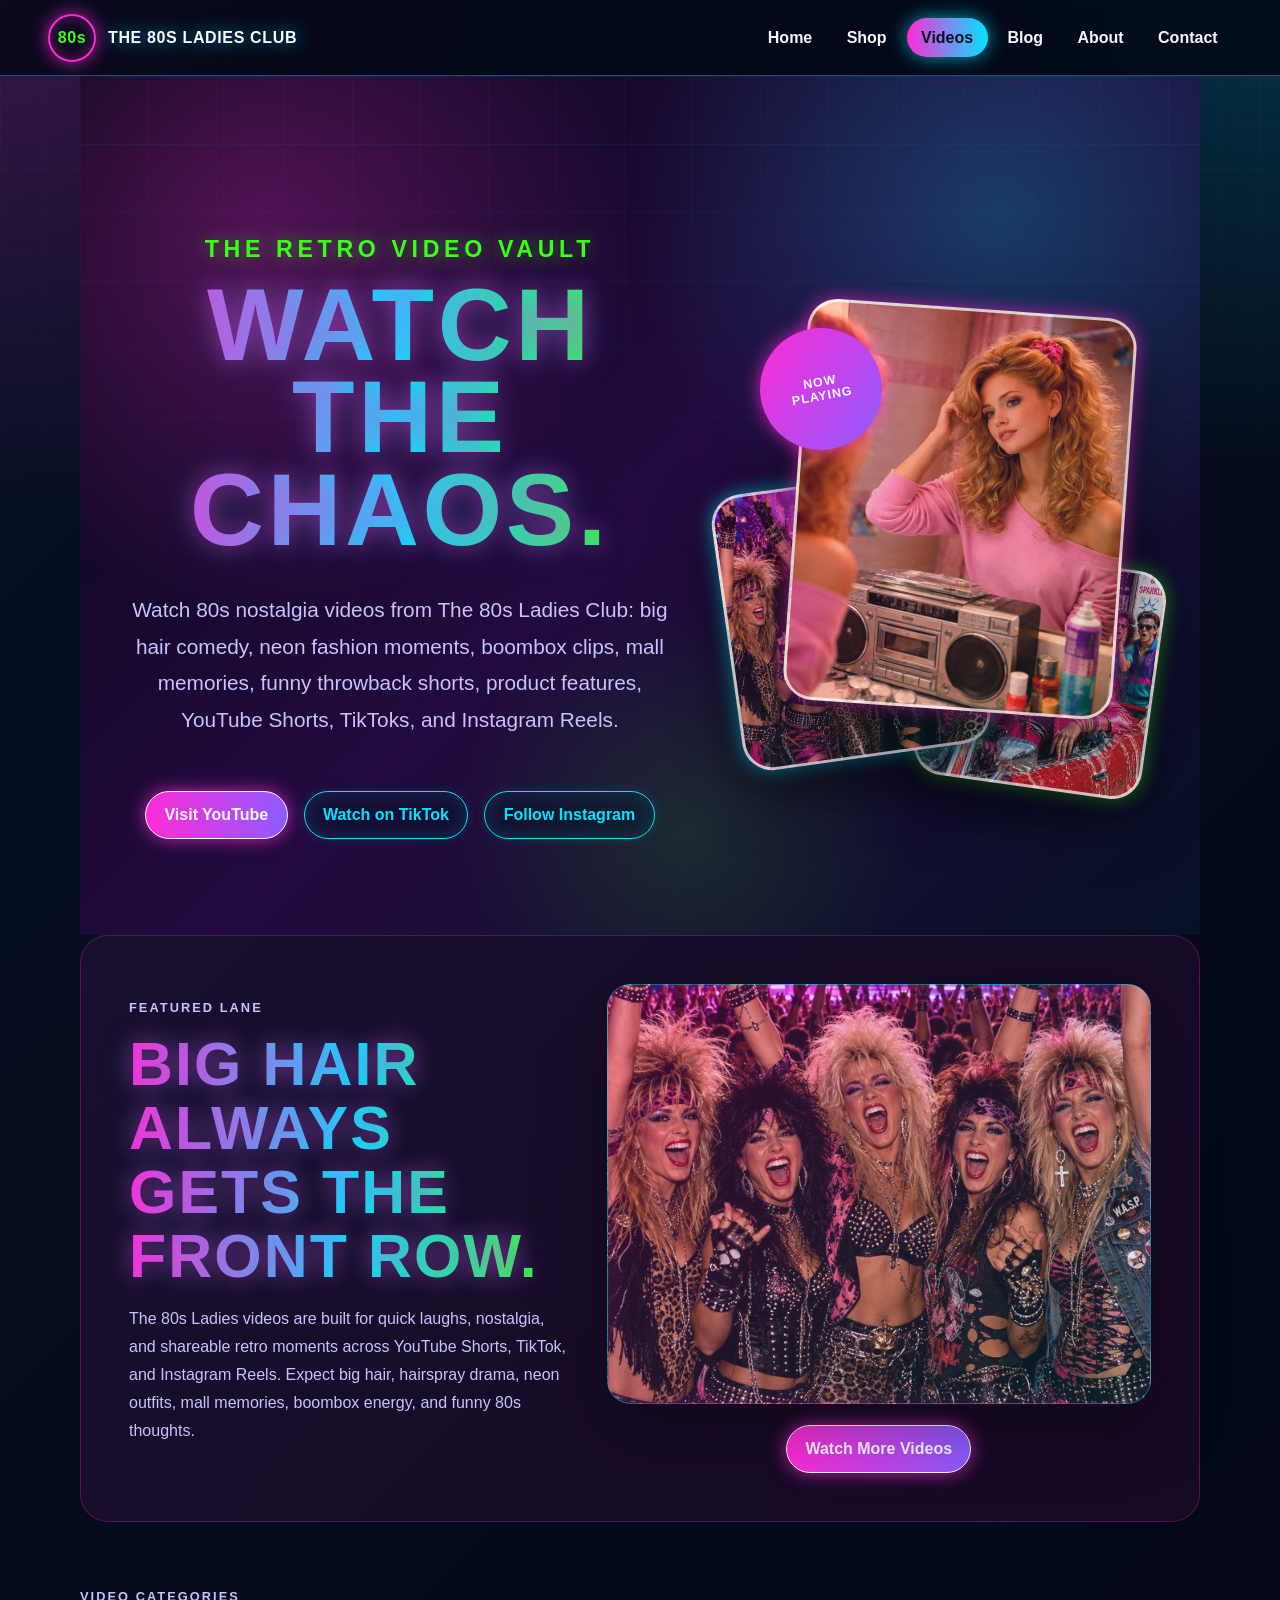
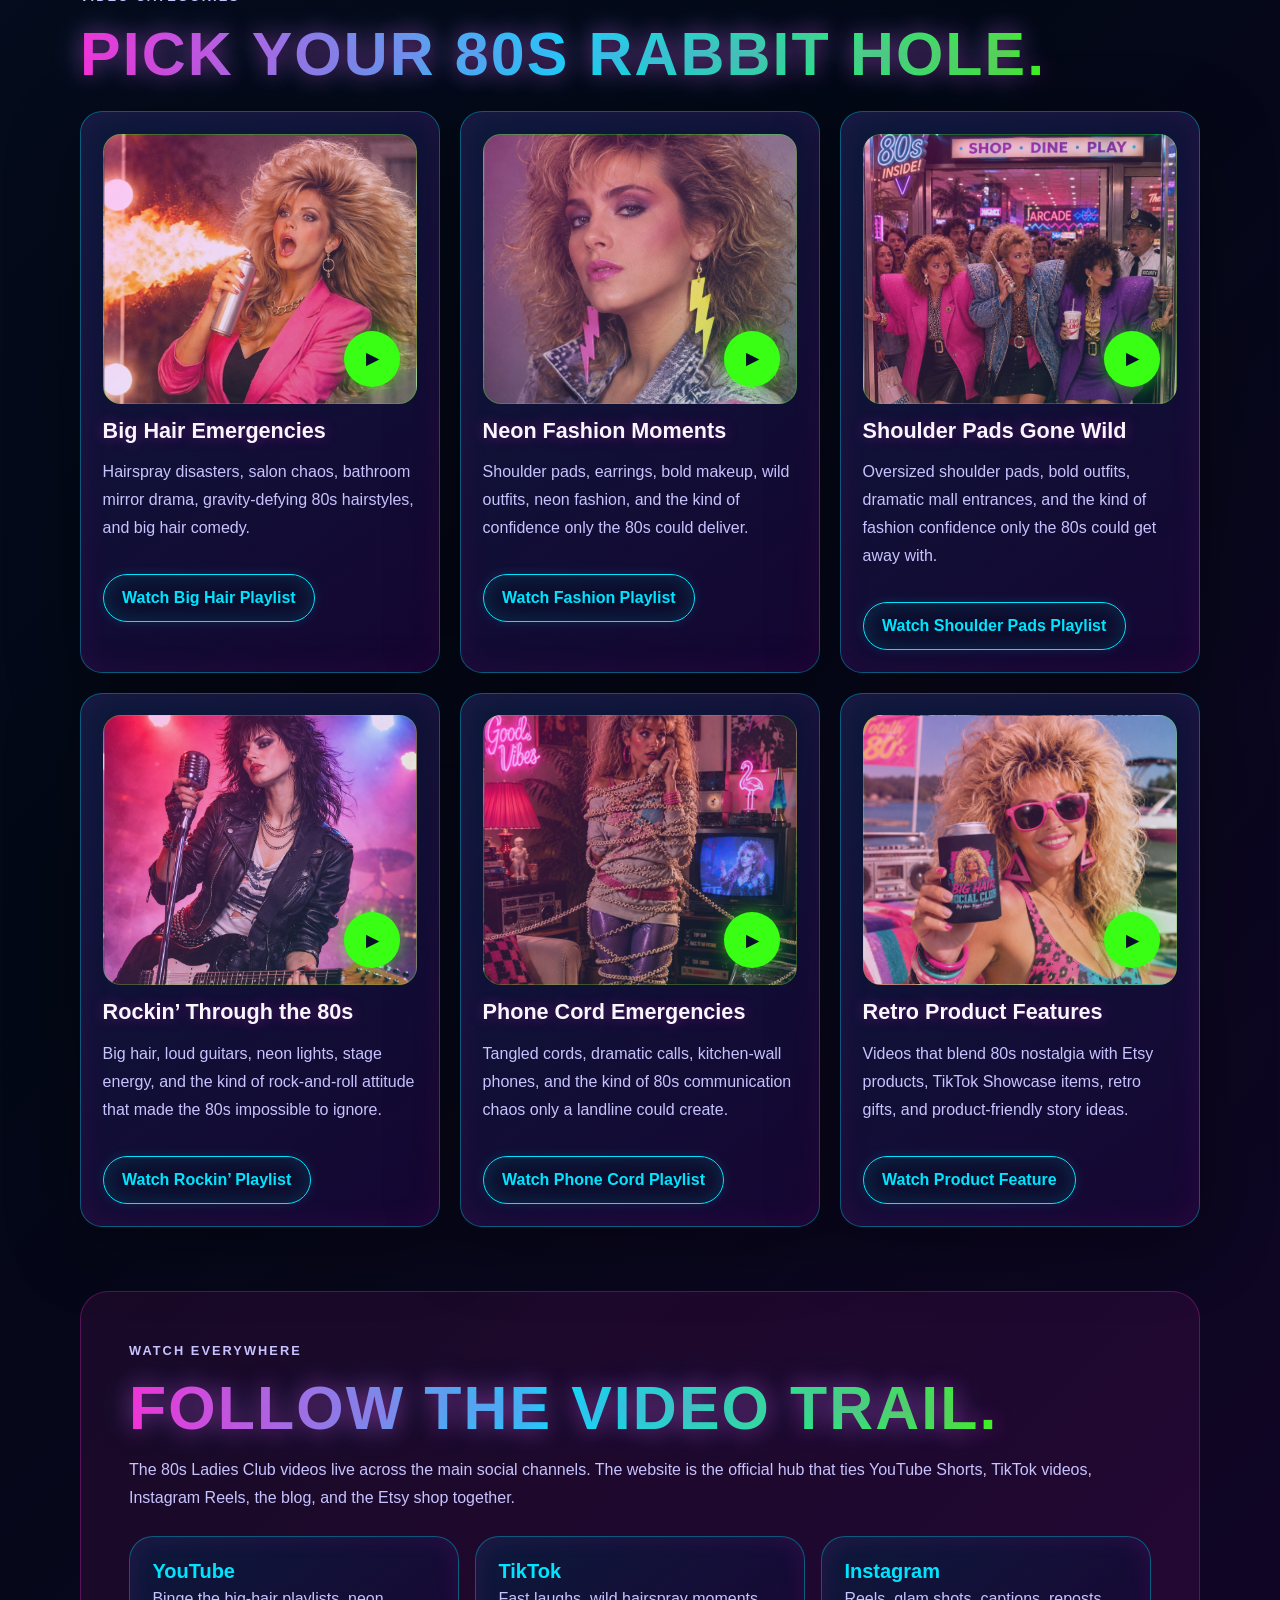
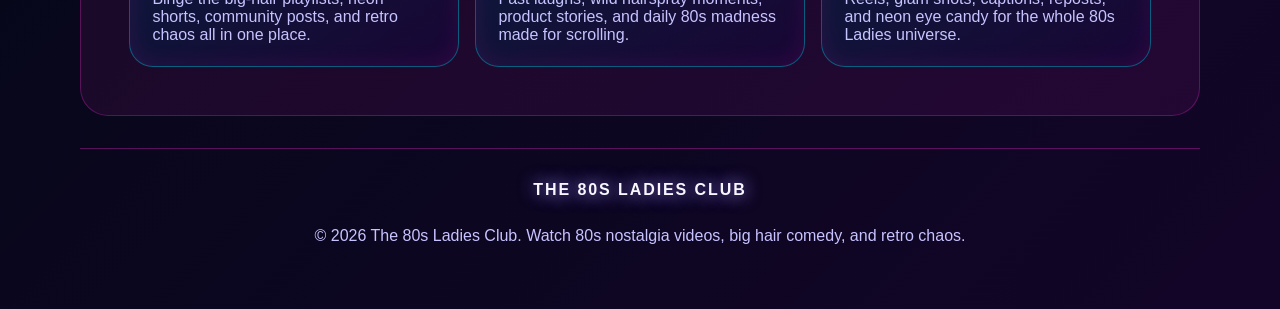
<file: videos.html>
<!DOCTYPE html>
<html lang="en">
<head>
  <meta charset="UTF-8" />
  <meta name="viewport" content="width=device-width, initial-scale=1.0" />
  <meta name="description" content="Watch The 80s Ladies Club videos featuring big hair, 80s nostalgia, retro fashion, mall memories, music, and hilarious throwback moments." />
  <meta name="keywords" content="80s videos, 80s nostalgia videos, big hair comedy, retro TikTok, YouTube Shorts, Instagram Reels, 80s fashion videos, neon fashion, mall nostalgia, boombox videos, cassette memories, funny 80s videos, The 80s Ladies Club videos" />
  <meta name="author" content="The 80s Ladies Club" />
  <meta name="robots" content="index, follow" />
  <link rel="canonical" href="https://www.the80sladiesclub.com/videos.html" />
  <meta property="og:type" content="website" />
  <meta property="og:site_name" content="The 80s Ladies Club" />
  <meta property="og:title" content="80s Nostalgia Videos | The 80s Ladies Club Video Vault" />
  <meta property="og:description" content="Watch big hair comedy, neon fashion, retro TikToks, YouTube Shorts, Instagram Reels, mall nostalgia, boombox moments, and funny 80s throwback clips." />
  <meta property="og:url" content="https://www.the80sladiesclub.com/videos.html" />
  <meta property="og:image" content="https://www.the80sladiesclub.com/images/v2-blog-boombox-bathroom.jpg" />
  <meta name="twitter:card" content="summary_large_image" />
  <meta name="twitter:title" content="80s Nostalgia Videos | The 80s Ladies Club Video Vault" />
  <meta name="twitter:description" content="Big hair comedy, retro fashion, mall memories, boombox moments, and funny 80s videos from The 80s Ladies Club." />
  <meta name="twitter:image" content="https://www.the80sladiesclub.com/images/v2-blog-boombox-bathroom.jpg" />
  <title>80s Nostalgia Videos | The 80s Ladies Club Video Vault</title>
  <link rel="stylesheet" href="css/style.css" />
  <link rel="icon" type="image/png" href="images/about-hairspray-profile.png" />
  <script type="application/ld+json">
    {"@context":"https://schema.org","@type":"CollectionPage","name":"The 80s Ladies Club Video Vault","url":"https://www.the80sladiesclub.com/videos.html","description":"The official video hub for The 80s Ladies Club, featuring 80s nostalgia videos, big hair comedy, retro fashion moments, mall memories, boombox clips, YouTube Shorts, TikTok videos, and Instagram Reels.","isPartOf":{"@type":"WebSite","name":"The 80s Ladies Club","url":"https://www.the80sladiesclub.com/"},"about":["80s nostalgia videos","big hair comedy","retro fashion","YouTube Shorts","TikTok videos","Instagram Reels","mall nostalgia","boombox memories"],"sameAs":["https://www.youtube.com/channel/UC9fSL5o2ANB6UnJM-C2evTA","https://www.tiktok.com/@the.80s.ladies","https://www.instagram.com/official80sladies"]}
  </script>
  <style>
    .videos-page .page-hero {
      position: relative;
      overflow: hidden;
      min-height: 72vh;
      display: grid;
      align-items: center;
      background:
        radial-gradient(circle at 16% 18%, rgba(255, 43, 214, 0.28), transparent 32%),
        radial-gradient(circle at 82% 16%, rgba(0, 229, 255, 0.22), transparent 31%),
        radial-gradient(circle at 54% 88%, rgba(57, 255, 20, 0.12), transparent 24%),
        linear-gradient(135deg, #070817 0%, #220a3e 50%, #071126 100%);
    }

    .videos-page .page-hero::before {
      content: "";
      position: absolute;
      inset: 0;
      background-image:
        linear-gradient(rgba(0, 229, 255, 0.08) 1px, transparent 1px),
        linear-gradient(90deg, rgba(255, 43, 214, 0.08) 1px, transparent 1px);
      background-size: 68px 68px;
      mask-image: linear-gradient(to bottom, rgba(0,0,0,0.72), transparent 82%);
      pointer-events: none;
    }

    .video-hero-inner {
      position: relative;
      z-index: 1;
      display: grid;
      grid-template-columns: minmax(0, 1fr) minmax(280px, 0.78fr);
      gap: clamp(1.5rem, 4vw, 3.5rem);
      align-items: center;
      width: min(1180px, 92%);
      margin: 0 auto;
      padding: 6rem 0 4rem;
    }

    .video-hero-copy {
      text-align: center;
      display: grid;
      justify-items: center;
    }

    .video-hero-copy .button-row {
      justify-content: center;
    }

    .video-neon-headline,
    .neon-video-heading {
      display: inline-block;
      background: linear-gradient(90deg, var(--pink), var(--cyan), var(--green));
      -webkit-background-clip: text;
      background-clip: text;
      color: transparent;
      text-shadow: 0 0 22px rgba(255, 43, 214, 0.45), 0 0 34px rgba(0, 229, 255, 0.28);
      text-transform: uppercase;
      letter-spacing: 0.035em;
    }

    .video-neon-headline {
      font-size: clamp(3rem, 8vw, 7rem);
      line-height: 0.9;
      margin: 0 0 1rem;
    }

    .video-hero-copy .eyebrow {
      font-size: clamp(1rem, 2.1vw, 1.45rem);
      letter-spacing: 0.2em;
      text-shadow: var(--shadow-green);
      margin-bottom: 1rem;
    }

    .video-hero-copy .page-copy {
      max-width: 740px;
      margin-inline: auto;
      font-size: clamp(1.05rem, 2vw, 1.3rem);
    }

    .video-hero-showcase {
      position: relative;
      min-height: 500px;
    }

    .video-feature-image {
      position: absolute;
      border-radius: 30px;
      border: 3px solid rgba(255, 255, 255, 0.72);
      background-size: cover;
      background-position: center;
      box-shadow: 0 26px 70px rgba(0, 0, 0, 0.55), var(--shadow-pink);
    }

    .video-feature-image.main {
      inset: 4% 7% auto auto;
      width: min(330px, 78vw);
      aspect-ratio: 0.82;
      background-image: linear-gradient(135deg, rgba(255,43,214,.14), rgba(0,229,255,.10)), url('images/v2-blog-boombox-bathroom.jpg');
      background-position: center 18%;
      z-index: 3;
      transform: rotate(4deg);
    }

    .video-feature-image.side-one {
      left: 0;
      bottom: 6%;
      width: min(250px, 50vw);
      aspect-ratio: 0.9;
      background-image: linear-gradient(135deg, rgba(255,43,214,.16), rgba(0,229,255,.12)), url('images/v2-rock-concert-ladies.jpg');
      z-index: 2;
      transform: rotate(-8deg);
      box-shadow: 0 22px 60px rgba(0, 0, 0, 0.5), var(--shadow-cyan);
    }

    .video-feature-image.side-two {
      right: 0;
      bottom: 0;
      width: min(230px, 46vw);
      aspect-ratio: 1;
      background-image: linear-gradient(135deg, rgba(255,43,214,.16), rgba(0,229,255,.12)), url('images/v2-car-wash-boombox.jpg');
      z-index: 1;
      transform: rotate(8deg);
      box-shadow: 0 22px 60px rgba(0, 0, 0, 0.5), var(--shadow-green);
    }

    .video-badge {
      position: absolute;
      left: 8%;
      top: 8%;
      z-index: 4;
      width: 122px;
      height: 122px;
      border-radius: 50%;
      display: grid;
      place-items: center;
      text-align: center;
      padding: 0.85rem;
      background: linear-gradient(135deg, var(--pink), var(--purple));
      color: var(--white);
      font-weight: 900;
      text-transform: uppercase;
      letter-spacing: 0.08em;
      font-size: 0.78rem;
      box-shadow: var(--shadow-pink);
      transform: rotate(-10deg);
    }

    .featured-video-cta {
      display: grid;
      gap: 1rem;
      justify-items: center;
    }

    .featured-video-cta .image-slot {
      width: 100%;
    }

    .featured-video-cta .button-row {
      justify-content: center;
      margin-top: 0.35rem;
    }

    .video-lane-grid {
      display: grid;
      grid-template-columns: repeat(3, minmax(0, 1fr));
      gap: 1.25rem;
    }

    .video-lane-card .video-frame {
      min-height: 270px;
      background-size: cover;
      background-position: center;
      position: relative;
      overflow: hidden;
    }

    .video-lane-card .video-frame::after {
      content: "▶";
      position: absolute;
      inset: auto 1rem 1rem auto;
      display: grid;
      place-items: center;
      width: 56px;
      height: 56px;
      border-radius: 50%;
      background: var(--green);
      color: var(--navy);
      box-shadow: var(--shadow-green);
      font-weight: 900;
    }

    .video-lane-card h3 {
      color: var(--white);
      text-shadow: 0 0 14px rgba(255, 43, 214, 0.35);
    }

    .platform-strip {
      display: grid;
      grid-template-columns: repeat(3, minmax(0, 1fr));
      gap: 1rem;
      margin-top: 1.5rem;
    }

    .platform-card {
      display: grid;
      gap: 0.45rem;
      padding: 1.4rem;
      border-radius: 24px;
      background: linear-gradient(145deg, rgba(13,27,61,0.92), rgba(24,7,54,0.88));
      border: 1px solid rgba(0,229,255,0.35);
      box-shadow: inset 0 0 24px rgba(255,43,214,0.1);
      color: var(--white);
    }

    .platform-card strong {
      color: var(--cyan);
      font-size: 1.25rem;
    }

    .platform-card span {
      color: var(--muted);
    }

    @media (max-width: 940px) {
      .video-hero-inner,
      .video-lane-grid,
      .platform-strip {
        grid-template-columns: 1fr;
      }

      .video-hero-showcase {
        min-height: 430px;
        order: -1;
      }
    }

    @media (max-width: 560px) {
      .video-hero-showcase {
        min-height: 360px;
      }

      .video-feature-image.main {
        width: 240px;
        right: 8%;
      }

      .video-feature-image.side-one,
      .video-feature-image.side-two {
        width: 165px;
      }

      .video-badge {
        width: 90px;
        height: 90px;
        font-size: 0.62rem;
      }
    }
  </style>
</head>
<body class="videos-page">
  <header class="site-header">
    <a class="brand" href="index.html" aria-label="The 80s Ladies Club home"><span class="brand-mark">80s</span><span class="brand-text">The 80s Ladies Club</span></a>
    <button class="nav-toggle" aria-expanded="false" aria-controls="site-nav">☰</button>
    <nav id="site-nav" class="site-nav" aria-label="Main navigation">
      <a href="index.html">Home</a>
      <a href="shop.html">Shop</a>
      <a class="active" href="videos.html">Videos</a>
      <a href="blog.html">Blog</a>
      <a href="about.html">About</a>
      <a href="contact.html">Contact</a>
    </nav>
  </header>

  <main>
    <section class="page-hero" aria-label="The 80s Ladies Club official video vault for 80s nostalgia videos">
      <div class="video-hero-inner">
        <div class="video-hero-copy">
          <p class="eyebrow">The Retro Video Vault</p>
          <h1 class="video-neon-headline">Watch the Chaos.</h1>
          <p class="page-copy">Watch 80s nostalgia videos from The 80s Ladies Club: big hair comedy, neon fashion moments, boombox clips, mall memories, funny throwback shorts, product features, YouTube Shorts, TikToks, and Instagram Reels.</p>
          <div class="button-row">
            <a class="btn primary" href="https://www.youtube.com/channel/UC9fSL5o2ANB6UnJM-C2evTA">Visit YouTube</a>
            <a class="btn secondary" href="https://www.tiktok.com/@the.80s.ladies">Watch on TikTok</a>
            <a class="btn secondary" href="https://www.instagram.com/official80sladies">Follow Instagram</a>
          </div>
        </div>
        <div class="video-hero-showcase" aria-label="The 80s Ladies Club big hair, retro fashion, and boombox video imagery">
          <div class="video-badge">Now Playing</div>
          <div class="video-feature-image main" aria-label="The 80s Ladies Club boombox bathroom video artwork"></div>
          <div class="video-feature-image side-one" aria-label="The 80s Ladies Club retro concert and fashion video artwork"></div>
          <div class="video-feature-image side-two" aria-label="The 80s Ladies Club boombox video artwork"></div>
        </div>
      </div>
    </section>

    <section class="content-section alt-section">
      <div class="feature-split">
        <div>
          <p class="eyebrow">Featured Lane</p>
          <h2 class="neon-video-heading">Big hair always gets the front row.</h2>
          <p>The 80s Ladies videos are built for quick laughs, nostalgia, and shareable retro moments across YouTube Shorts, TikTok, and Instagram Reels. Expect big hair, hairspray drama, neon outfits, mall memories, boombox energy, and funny 80s thoughts.</p>
        </div>
        <div class="featured-video-cta">
          <div class="image-slot" style="min-height: 420px; background-image: linear-gradient(135deg, rgba(255, 43, 214, 0.22), rgba(0, 229, 255, 0.12)), url('images/v2-rock-concert-ladies.jpg'); background-size: cover; background-position: center;" aria-label="80s Ladies Club retro rock concert video artwork"></div>
          <div class="button-row">
            <a class="btn primary" href="https://www.youtube.com/channel/UC9fSL5o2ANB6UnJM-C2evTA">Watch More Videos</a>
          </div>
        </div>
      </div>
    </section>

    <section class="content-section">
      <div class="section-heading">
        <p class="eyebrow">Video Categories</p>
        <h2 class="neon-video-heading">Pick your 80s rabbit hole.</h2>
      </div>
      <div class="video-lane-grid">
        <article class="video-card video-lane-card">
          <div class="video-frame" style="background-image: linear-gradient(135deg, rgba(255, 43, 214, 0.28), rgba(0, 229, 255, 0.14)), url('images/about-hairspray-profile.png');" aria-label="Big hair emergency and hairspray comedy videos"></div>
          <h3>Big Hair Emergencies</h3>
          <p>Hairspray disasters, salon chaos, bathroom mirror drama, gravity-defying 80s hairstyles, and big hair comedy.</p>
        </article>
        <article class="video-card video-lane-card">
          <div class="video-frame" style="background-image: linear-gradient(135deg, rgba(255, 43, 214, 0.28), rgba(0, 229, 255, 0.14)), url('images/v2-lightning-earrings.jpg');" aria-label="Neon 80s fashion and retro earrings videos"></div>
          <h3>Neon Fashion Moments</h3>
          <p>Shoulder pads, earrings, bold makeup, wild outfits, neon fashion, and the kind of confidence only the 80s could deliver.</p>
        </article>
        <article class="video-card video-lane-card">
          <div class="video-frame" style="background-image: linear-gradient(135deg, rgba(255, 43, 214, 0.28), rgba(0, 229, 255, 0.14)), url('images/v2-car-wash-boombox.jpg');" aria-label="Boombox, cassette, and retro electronics videos"></div>
          <h3>Boombox & Cassette Energy</h3>
          <p>Retro electronics, cassette players, boombox moments, music memories, and product-friendly videos that fit the brand.</p>
        </article>
        <article class="video-card video-lane-card">
          <div class="video-frame" style="background-image: linear-gradient(135deg, rgba(255, 43, 214, 0.28), rgba(0, 229, 255, 0.14)), url('images/v2-accessories-tote-mall.jpg');" aria-label="Mall, arcade, and food court nostalgia videos"></div>
          <h3>Mall, Arcade & Food Court Nostalgia</h3>
          <p>Shopping trips, mall hair, old-school hangouts, arcade vibes, food court memories, and the lost art of wandering all afternoon.</p>
        </article>
        <article class="video-card video-lane-card">
          <div class="video-frame" style="background-image: linear-gradient(135deg, rgba(255, 43, 214, 0.28), rgba(0, 229, 255, 0.14)), url('images/max-volume-poster.png');" aria-label="80s Ladies thought of the day videos"></div>
          <h3>80s Ladies Thought of the Day</h3>
          <p>Short, funny, shareable 80s thoughts that keep the community talking across TikTok, YouTube, and Instagram.</p>
        </article>
        <article class="video-card video-lane-card">
          <div class="video-frame" style="background-image: linear-gradient(135deg, rgba(255, 43, 214, 0.28), rgba(0, 229, 255, 0.14)), url('images/v2-can-cooler-lake.jpg');" aria-label="Retro product feature videos and 80s gift ideas"></div>
          <h3>Retro Product Features</h3>
          <p>Videos that blend 80s nostalgia with Etsy products, TikTok Showcase items, retro gifts, and product-friendly story ideas.</p>
        </article>
      </div>
    </section>

    <section class="content-section alt-section">
      <div class="section-heading">
        <p class="eyebrow">Watch Everywhere</p>
        <h2 class="neon-video-heading">Follow the video trail.</h2>
        <p>The 80s Ladies Club videos live across the main social channels. The website is the official hub that ties YouTube Shorts, TikTok videos, Instagram Reels, the blog, and the Etsy shop together.</p>
      </div>
      <div class="platform-strip">
        <a class="platform-card" href="https://www.youtube.com/channel/UC9fSL5o2ANB6UnJM-C2evTA"><strong>YouTube</strong><span>Shorts, community posts, playlists, 80s nostalgia videos, and longer-term growth.</span></a>
        <a class="platform-card" href="https://www.tiktok.com/@the.80s.ladies"><strong>TikTok</strong><span>Daily chaos, fast nostalgia, product stories, funny 80s thoughts, and viral big-hair energy.</span></a>
        <a class="platform-card" href="https://www.instagram.com/official80sladies"><strong>Instagram</strong><span>Reels, captions, reposts, retro visuals, and neon brand polish.</span></a>
      </div>
    </section>
  </main>

  <footer class="site-footer upgraded-footer">
    <div class="footer-logo">The 80s Ladies Club</div>
    <p>© <span id="year"></span> The 80s Ladies Club. Watch 80s nostalgia videos, big hair comedy, and retro chaos.</p>
  </footer>

  <script src="js/script.js"></script>
</body>
</html>
</file>
<file: css/style.css>
/*
  The 80s Ladies Club - Version 2 Sprint 1
  Neon 80s GitHub Pages website styles.
*/

:root {
  --navy: #071126;
  --navy-2: #0d1b3d;
  --panel: rgba(13, 27, 61, 0.82);
  --pink: #ff2bd6;
  --purple: #8b5cff;
  --green: #39ff14;
  --cyan: #00e5ff;
  --orange: #ff9f1c;
  --white: #f8f7ff;
  --muted: #c7c3ff;
  --shadow-pink: 0 0 18px rgba(255, 43, 214, 0.75);
  --shadow-cyan: 0 0 18px rgba(0, 229, 255, 0.68);
  --shadow-green: 0 0 18px rgba(57, 255, 20, 0.55);
  --radius: 22px;
}

* { box-sizing: border-box; }
html { scroll-behavior: smooth; }

body {
  margin: 0;
  font-family: Arial, Helvetica, sans-serif;
  color: var(--white);
  background:
    radial-gradient(circle at top left, rgba(255, 43, 214, 0.2), transparent 32rem),
    radial-gradient(circle at top right, rgba(0, 229, 255, 0.17), transparent 30rem),
    linear-gradient(135deg, var(--navy), #030816 55%, #130528);
  min-height: 100vh;
}

body::before {
  content: "";
  position: fixed;
  inset: 0;
  pointer-events: none;
  background-image:
    linear-gradient(rgba(255, 255, 255, 0.035) 1px, transparent 1px),
    linear-gradient(90deg, rgba(255, 255, 255, 0.035) 1px, transparent 1px);
  background-size: 42px 42px;
  mask-image: linear-gradient(to bottom, rgba(0,0,0,0.78), transparent 75%);
}

a { color: var(--cyan); text-decoration: none; }
a:hover, a:focus-visible { color: var(--green); }
img { max-width: 100%; display: block; }

.site-header {
  position: sticky;
  top: 0;
  z-index: 40;
  display: flex;
  align-items: center;
  justify-content: space-between;
  gap: 1rem;
  padding: 0.85rem clamp(1rem, 4vw, 3rem);
  background: rgba(3, 8, 22, 0.84);
  backdrop-filter: blur(16px);
  border-bottom: 1px solid rgba(255, 43, 214, 0.5);
  transition: background 220ms ease, box-shadow 220ms ease;
}

.site-header.scrolled {
  background: rgba(3, 8, 22, 0.96);
  box-shadow: 0 10px 35px rgba(0,0,0,0.32), 0 0 20px rgba(255,43,214,0.12);
}

.brand {
  display: inline-flex;
  align-items: center;
  gap: 0.75rem;
  color: var(--white);
  font-weight: 900;
  letter-spacing: 0.04em;
}

.brand-mark {
  display: grid;
  place-items: center;
  width: 48px;
  height: 48px;
  border: 2px solid var(--pink);
  border-radius: 50%;
  color: var(--green);
  box-shadow: var(--shadow-pink), inset 0 0 16px rgba(255, 43, 214, 0.35);
}

.brand-text {
  text-transform: uppercase;
  text-shadow: var(--shadow-cyan);
}

.site-nav {
  display: flex;
  align-items: center;
  gap: 0.35rem;
}

.site-nav a {
  padding: 0.65rem 0.9rem;
  border-radius: 999px;
  color: var(--white);
  font-weight: 700;
}

.site-nav a:hover,
.site-nav a.active {
  color: var(--navy);
  background: linear-gradient(90deg, var(--pink), var(--cyan));
  box-shadow: var(--shadow-cyan);
}

.nav-toggle {
  display: none;
  border: 1px solid var(--pink);
  background: transparent;
  color: var(--cyan);
  border-radius: 12px;
  font-size: 1.5rem;
  padding: 0.35rem 0.65rem;
}

main { position: relative; z-index: 1; }

.hero,
.page-hero,
.content-section,
.social-strip,
.site-footer {
  width: min(1120px, calc(100% - 2rem));
  margin-inline: auto;
}

.home-page .site-header {
  background: rgba(3, 8, 22, 0.72);
}

.home-hero {
  position: relative;
  min-height: calc(100vh - 74px);
  overflow: hidden;
  display: grid;
  place-items: center;
  text-align: center;
  padding: clamp(5rem, 9vw, 8rem) 1rem 6rem;
  background:
    radial-gradient(circle at 50% 38%, rgba(255, 159, 28, 0.45), transparent 12rem),
    radial-gradient(circle at 50% 44%, rgba(255, 43, 214, 0.34), transparent 20rem),
    linear-gradient(to bottom, #10072b 0%, #20105a 35%, #0a1231 62%, #030816 100%);
}

.home-hero::before {
  content: "";
  position: absolute;
  inset: 0;
  background:
    linear-gradient(to bottom, transparent 45%, rgba(0,229,255,0.16) 46%, transparent 47%),
    radial-gradient(circle at 50% 44%, rgba(255,43,214,0.28), transparent 9rem);
  pointer-events: none;
}

.hero-stars {
  position: absolute;
  inset: 0;
  background-image:
    radial-gradient(circle, rgba(255,255,255,0.85) 1px, transparent 1.5px),
    radial-gradient(circle, rgba(0,229,255,0.8) 1px, transparent 1.5px);
  background-size: 110px 110px, 170px 170px;
  opacity: 0.38;
  animation: twinkle 7s ease-in-out infinite alternate;
}

.hero-grid {
  position: absolute;
  left: -10%;
  right: -10%;
  bottom: -8%;
  height: 42%;
  transform: perspective(420px) rotateX(62deg);
  transform-origin: center bottom;
  background-image:
    linear-gradient(rgba(0,229,255,0.34) 2px, transparent 2px),
    linear-gradient(90deg, rgba(255,43,214,0.32) 2px, transparent 2px);
  background-size: 52px 52px;
  box-shadow: 0 -20px 70px rgba(0,229,255,0.18);
  opacity: 0.62;
}

.hero-palm {
  position: absolute;
  bottom: 17%;
  font-size: clamp(4rem, 13vw, 10rem);
  opacity: 0.22;
  filter: drop-shadow(0 0 18px rgba(57,255,20,0.4));
}

.hero-palm-left { left: 2%; transform: rotate(-12deg); }
.hero-palm-right { right: 2%; transform: scaleX(-1) rotate(-12deg); }

.home-hero-inner {
  position: relative;
  z-index: 2;
  width: min(980px, 100%);
}

.neon-title {
  display: grid;
  gap: 0.1em;
  font-size: clamp(3.3rem, 11vw, 9rem);
  line-height: 0.86;
  text-transform: uppercase;
  letter-spacing: 0.04em;
  text-shadow:
    0 0 8px rgba(255,255,255,0.9),
    0 0 22px rgba(255,43,214,0.95),
    0 0 46px rgba(139,92,255,0.75),
    0 0 72px rgba(0,229,255,0.4);
  animation: neonPulse 4s ease-in-out infinite;
}

.hero-tagline {
  margin: 1.3rem auto 0;
  color: var(--white);
  font-size: clamp(1.35rem, 3.2vw, 2.65rem);
  font-weight: 900;
  text-shadow: var(--shadow-cyan);
}

.hero-copy {
  color: var(--muted);
  font-size: 1.12rem;
  max-width: 760px;
  margin: 1.2rem auto 0;
  line-height: 1.75;
}

.hero-buttons { justify-content: center; }

.scroll-cue {
  position: absolute;
  z-index: 3;
  bottom: 1.4rem;
  left: 50%;
  transform: translateX(-50%);
  display: grid;
  gap: 0.35rem;
  justify-items: center;
  color: var(--green);
  text-transform: uppercase;
  letter-spacing: 0.12em;
  font-size: 0.78rem;
  animation: bounceCue 1.8s ease-in-out infinite;
}

.scroll-cue span { font-size: 1.1rem; text-shadow: var(--shadow-green); }

.hero,
.page-hero {
  padding: 4rem 0 2rem;
}

.hero {
  min-height: 74vh;
  display: grid;
  grid-template-columns: 1.15fr 0.85fr;
  align-items: center;
  gap: 2rem;
  padding: clamp(3rem, 8vw, 7rem) 0;
}

.section-glow { position: relative; }
.section-glow::after {
  content: "";
  position: absolute;
  inset: 8% 0 auto 8%;
  width: 220px;
  height: 220px;
  border-radius: 50%;
  background: rgba(255, 43, 214, 0.18);
  filter: blur(55px);
  z-index: -1;
}

.eyebrow {
  margin: 0 0 0.9rem;
  color: var(--green);
  font-weight: 900;
  letter-spacing: 0.16em;
  text-transform: uppercase;
  font-size: 0.8rem;
}

h1, h2, h3 { line-height: 1.05; margin: 0; }
h1 {
  max-width: 880px;
  font-size: clamp(2.7rem, 8vw, 6.8rem);
  text-transform: uppercase;
  text-shadow: var(--shadow-pink), 0 0 38px rgba(139, 92, 255, 0.8);
}
h2 { font-size: clamp(2rem, 5vw, 3.8rem); color: var(--white); }
h3 { font-size: 1.35rem; color: var(--cyan); }

.page-copy,
.content-section p,
.feature-card p,
.product-card p,
.blog-card p,
.video-card p,
.contact-card p {
  color: var(--muted);
  line-height: 1.75;
}

.page-copy { max-width: 760px; font-size: 1.1rem; }

.button-row {
  display: flex;
  gap: 1rem;
  flex-wrap: wrap;
  margin-top: 2rem;
}

.center-buttons { justify-content: center; }

.btn {
  display: inline-flex;
  align-items: center;
  justify-content: center;
  min-height: 48px;
  padding: 0.85rem 1.15rem;
  border-radius: 999px;
  font-weight: 900;
  border: 1px solid currentColor;
  transition: transform 180ms ease, box-shadow 180ms ease, filter 180ms ease;
}

.btn:hover { transform: translateY(-3px); filter: brightness(1.08); }
.btn.primary {
  background: linear-gradient(90deg, var(--pink), var(--purple));
  color: var(--white);
  box-shadow: var(--shadow-pink);
}
.btn.secondary {
  color: var(--cyan);
  box-shadow: inset 0 0 20px rgba(0, 229, 255, 0.15), 0 0 12px rgba(0,229,255,0.12);
  background: rgba(7,17,38,0.42);
}

.hero-card,
.feature-card,
.product-card,
.blog-card,
.video-card,
.contact-card {
  background: linear-gradient(145deg, rgba(13, 27, 61, 0.94), rgba(24, 7, 54, 0.88));
  border: 1px solid rgba(0, 229, 255, 0.35);
  border-radius: var(--radius);
  box-shadow: 0 18px 70px rgba(0,0,0,0.38), inset 0 0 32px rgba(255, 43, 214, 0.08);
}

.hero-card { padding: 2rem; transform: rotate(3deg); }
.hero-image-card { padding: 0.7rem; transform: rotate(1.5deg); }
.hero-image-card .image-slot { min-height: 360px; }

.cassette {
  aspect-ratio: 1.25;
  border-radius: 20px;
  padding: 1.3rem;
  background: linear-gradient(135deg, var(--pink), var(--purple) 45%, var(--cyan));
  color: var(--navy);
  box-shadow: var(--shadow-pink);
  display: grid;
  gap: 1rem;
  align-content: center;
  text-align: center;
  font-weight: 900;
}
.cassette-label, .cassette-title { background: rgba(255,255,255,0.75); border-radius: 12px; padding: 0.7rem; }
.cassette-window {
  display: flex;
  justify-content: space-around;
  align-items: center;
  min-height: 86px;
  border: 4px solid rgba(7,17,38,0.6);
  border-radius: 18px;
  background: rgba(7,17,38,0.8);
}
.cassette-window span {
  width: 54px;
  height: 54px;
  border-radius: 50%;
  border: 8px solid var(--green);
  box-shadow: var(--shadow-green);
}

.image-slot {
  position: relative;
  overflow: hidden;
  display: grid;
  place-items: center;
  border-radius: 24px;
  border: 1px solid rgba(0, 229, 255, 0.38);
  background: linear-gradient(135deg, rgba(255, 43, 214, 0.28), rgba(0, 229, 255, 0.18)), rgba(7, 17, 38, 0.9);
  box-shadow: 0 22px 70px rgba(0,0,0,0.35), inset 0 0 28px rgba(255, 43, 214, 0.12);
}
.image-slot img { width: 100%; height: 100%; object-fit: cover; }
.image-slot.contain img { object-fit: contain; padding: 1rem; }
.image-slot.round { border-radius: 50%; aspect-ratio: 1; }
.image-fallback { display: none; min-height: 220px; width: 100%; place-items: center; padding: 2rem; text-align: center; color: var(--green); font-weight: 900; }
.image-missing .image-fallback { display: grid; }
.image-missing img { display: none; }
.feature-image { min-height: 220px; margin-bottom: 1rem; }

.content-section { padding: 4rem 0; }
.alt-section {
  padding: 3rem;
  border-radius: 28px;
  background: rgba(255, 43, 214, 0.08);
  border: 1px solid rgba(255, 43, 214, 0.28);
}
.section-heading { margin-bottom: 1.5rem; }
.split-heading { display: flex; align-items: end; justify-content: space-between; gap: 1rem; }
.text-link { font-weight: 900; color: var(--green); text-transform: uppercase; letter-spacing: 0.05em; }

.about-story-grid,
.feature-split,
.welcome-club-section {
  display: grid;
  grid-template-columns: 0.9fr 1.1fr;
  gap: 2rem;
  align-items: center;
}
.about-profile-image { width: min(340px, 100%); margin-inline: auto; }

.welcome-club-section { padding-top: 5rem; }
.welcome-copy p { font-size: 1.05rem; }
.image-collage {
  display: grid;
  grid-template-columns: repeat(4, 1fr);
  grid-auto-rows: 130px;
  gap: 0.85rem;
}
.collage-card {
  min-height: 120px;
  border-radius: 22px;
  background-size: cover;
  background-position: center;
  border: 1px solid rgba(0,229,255,0.38);
  box-shadow: 0 16px 45px rgba(0,0,0,0.3), inset 0 0 24px rgba(255,43,214,0.12);
  transition: transform 220ms ease, box-shadow 220ms ease;
}
.collage-card:hover { transform: scale(1.035) rotate(-1deg); box-shadow: var(--shadow-cyan), 0 18px 55px rgba(0,0,0,0.35); }
.collage-card.wide { grid-column: span 2; }
.collage-card.tall { grid-row: span 2; }

.card-grid { display: grid; gap: 1.2rem; }
.card-grid.three { grid-template-columns: repeat(3, minmax(0, 1fr)); }
.card-grid.two { grid-template-columns: repeat(2, minmax(0, 1fr)); }

.feature-card,
.product-card,
.blog-card,
.video-card,
.contact-card {
  padding: 1.35rem;
}
.showcase-card { transition: transform 180ms ease, border-color 180ms ease, box-shadow 180ms ease; }
.showcase-card:hover { transform: translateY(-7px); border-color: rgba(57,255,20,0.55); box-shadow: var(--shadow-cyan), 0 18px 55px rgba(0,0,0,0.38); }
.card-icon { font-size: 2.3rem; margin-bottom: 0.8rem; }

.product-image,
.video-frame,
.blog-image {
  display: grid;
  place-items: center;
  min-height: 180px;
  margin-bottom: 1rem;
  border-radius: 18px;
  background: linear-gradient(135deg, rgba(255, 43, 214, 0.28), rgba(0, 229, 255, 0.18)), rgba(7, 17, 38, 0.9);
  border: 1px solid rgba(57, 255, 20, 0.28);
  color: var(--green);
  font-weight: 900;
  text-align: center;
}
.product-showcase-grid {
  display: grid;
  grid-template-columns: repeat(5, minmax(0, 1fr));
  gap: 1rem;
}
.product-showcase-grid .product-card { padding: 1rem; }
.product-showcase-grid .product-image { min-height: 150px; }
.product-card a,
.feature-card a,
.blog-card a { font-weight: 900; }

.feature-thumb {
  min-height: 230px;
  background-size: cover;
  background-position: center;
  position: relative;
}
.play-pill {
  display: grid;
  place-items: center;
  width: 62px;
  height: 62px;
  border-radius: 50%;
  color: var(--navy);
  background: var(--green);
  box-shadow: var(--shadow-green);
  font-size: 1.35rem;
}
.video-placeholder {
  display: grid;
  place-items: center;
  min-height: 320px;
  text-align: center;
  padding: 2rem;
  border: 2px dashed rgba(0, 229, 255, 0.55);
  border-radius: 28px;
  background: rgba(7, 17, 38, 0.62);
  margin-bottom: 1.5rem;
}
.play-button {
  display: grid;
  place-items: center;
  width: 78px;
  height: 78px;
  border-radius: 50%;
  color: var(--navy);
  background: var(--green);
  box-shadow: var(--shadow-green);
  font-size: 1.8rem;
  margin-bottom: 1rem;
}

.five-lane-grid { grid-template-columns: repeat(5, minmax(0, 1fr)); }
.lane-card {
  min-height: 170px;
  display: grid;
  place-items: center;
  align-content: center;
  gap: 0.35rem;
  padding: 1.25rem;
  text-align: center;
  border-radius: 24px;
  color: var(--white);
  background: linear-gradient(145deg, rgba(13,27,61,0.92), rgba(24,7,54,0.88));
  border: 1px solid rgba(0,229,255,0.35);
  box-shadow: inset 0 0 24px rgba(255,43,214,0.1);
  transition: transform 180ms ease, box-shadow 180ms ease;
}
.lane-card:hover { transform: translateY(-6px); box-shadow: var(--shadow-pink), 0 18px 55px rgba(0,0,0,0.36); color: var(--white); }
.lane-card span { font-size: 2.35rem; }
.lane-card strong { color: var(--cyan); font-size: 1.25rem; }
.lane-card small { color: var(--muted); }

.social-strip {
  text-align: center;
  padding: 3rem 1rem;
  margin-bottom: 2rem;
  border-radius: 28px;
  background: linear-gradient(90deg, rgba(255, 43, 214, 0.14), rgba(0, 229, 255, 0.12));
  border: 1px solid rgba(0, 229, 255, 0.35);
}
.home-social-strip { margin-top: 2rem; }
.social-links {
  display: flex;
  justify-content: center;
  flex-wrap: wrap;
  gap: 0.8rem;
  margin-top: 1.25rem;
}
.social-links a {
  padding: 0.75rem 1rem;
  border: 1px solid rgba(255, 43, 214, 0.6);
  border-radius: 999px;
  color: var(--white);
  background: rgba(7, 17, 38, 0.58);
}
.social-links a:hover { box-shadow: var(--shadow-pink); color: var(--green); }

.site-footer {
  padding: 2rem 0 3rem;
  color: var(--muted);
  text-align: center;
}
.upgraded-footer {
  border-top: 1px solid rgba(255,43,214,0.32);
  margin-top: 2rem;
}
.footer-logo {
  display: inline-block;
  margin-bottom: 0.75rem;
  color: var(--white);
  font-weight: 900;
  text-transform: uppercase;
  letter-spacing: 0.12em;
  text-shadow: var(--shadow-pink), var(--shadow-cyan);
}

@keyframes neonPulse {
  0%, 100% { filter: brightness(1); }
  50% { filter: brightness(1.2); }
}
@keyframes twinkle {
  from { opacity: 0.28; transform: translateY(0); }
  to { opacity: 0.5; transform: translateY(-8px); }
}
@keyframes bounceCue {
  0%, 100% { transform: translateX(-50%) translateY(0); }
  50% { transform: translateX(-50%) translateY(-8px); }
}

@media (prefers-reduced-motion: reduce) {
  *, *::before, *::after { animation-duration: 0.001ms !important; animation-iteration-count: 1 !important; scroll-behavior: auto !important; }
}

@media (max-width: 980px) {
  .product-showcase-grid,
  .five-lane-grid { grid-template-columns: repeat(2, minmax(0, 1fr)); }
  .welcome-club-section { grid-template-columns: 1fr; }
}

@media (max-width: 850px) {
  .nav-toggle { display: inline-flex; }
  .site-header { align-items: flex-start; flex-wrap: wrap; }
  .site-nav {
    display: none;
    width: 100%;
    flex-direction: column;
    align-items: stretch;
    padding-top: 1rem;
  }
  .site-nav.open { display: flex; }
  .site-nav a { border: 1px solid rgba(0, 229, 255, 0.18); }
  .hero { grid-template-columns: 1fr; min-height: auto; }
  .hero-card, .hero-image-card { transform: none; }
  .hero-image-card .image-slot { min-height: 260px; }
  .card-grid.three,
  .card-grid.two,
  .about-story-grid,
  .feature-split { grid-template-columns: 1fr; }
  .alt-section { padding: 2rem 1rem; }
  .split-heading { align-items: flex-start; flex-direction: column; }
  .home-hero { min-height: 88vh; }
  .hero-palm { opacity: 0.12; }
}

@media (max-width: 620px) {
  .image-collage { grid-template-columns: repeat(2, 1fr); grid-auto-rows: 115px; }
  .collage-card.wide { grid-column: span 2; }
  .product-showcase-grid,
  .five-lane-grid { grid-template-columns: 1fr; }
  .product-showcase-grid .product-image { min-height: 185px; }
}

@media (max-width: 520px) {
  .brand-text { font-size: 0.82rem; }
  .brand-mark { width: 42px; height: 42px; }
  .hero,
  .page-hero,
  .content-section,
  .social-strip,
  .site-footer { width: min(100% - 1rem, 1120px); }
  h1 { font-size: clamp(2.3rem, 15vw, 4rem); }
  .neon-title { font-size: clamp(3rem, 17vw, 5rem); }
  .hero-tagline { font-size: 1.25rem; }
  .home-hero { padding-top: 4rem; }
}
</file>
